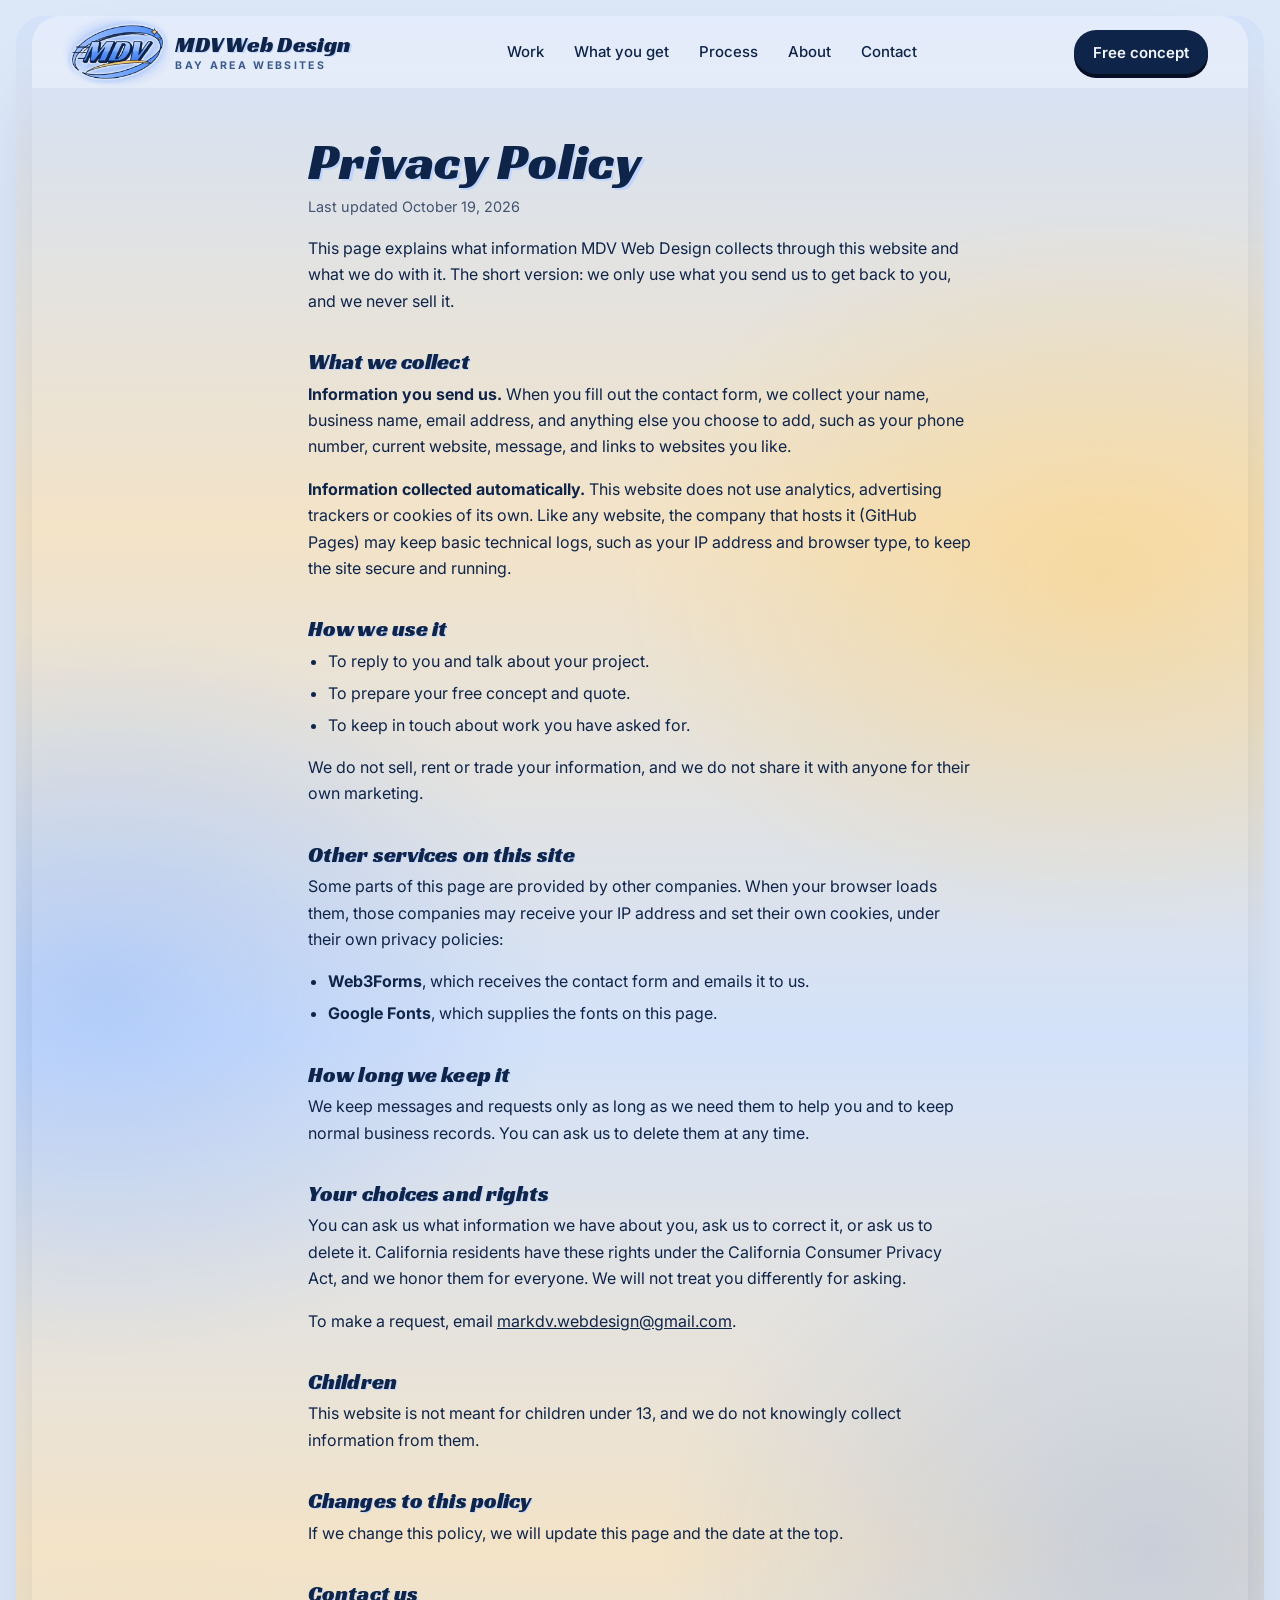
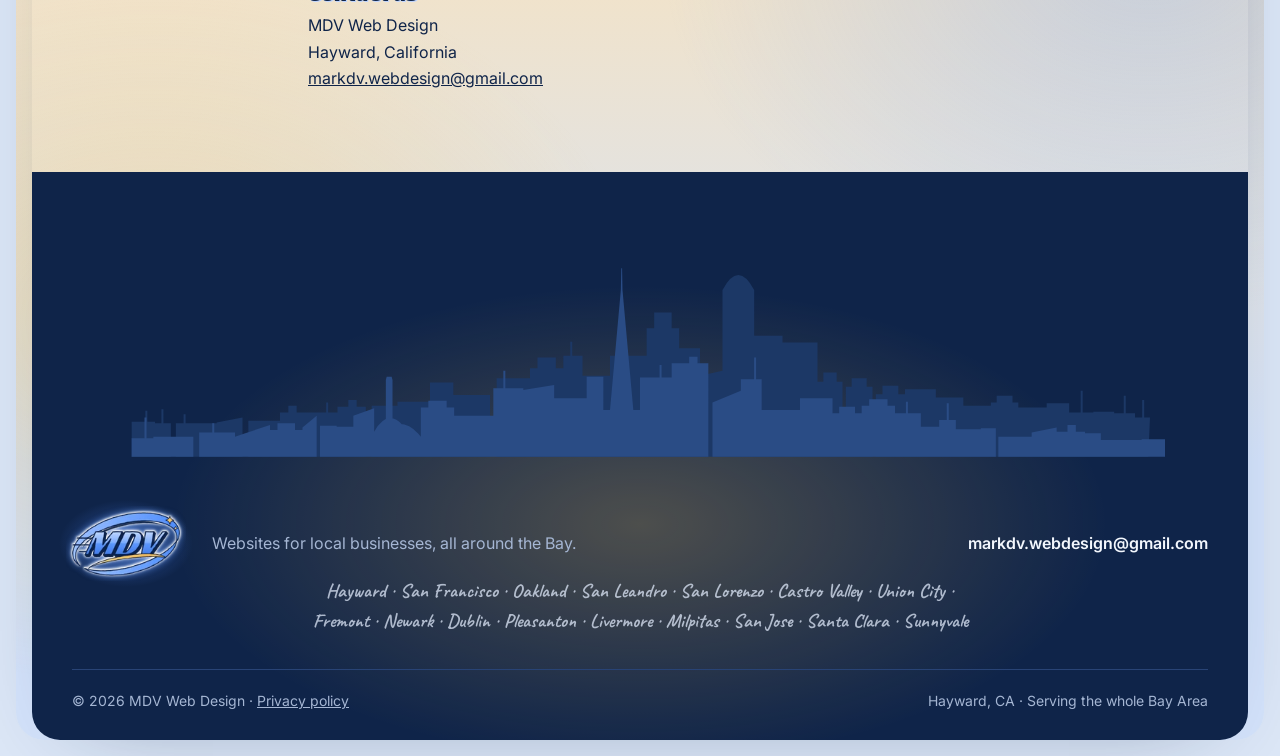
<file: privacy.html>
<!doctype html>
<html lang="en">
<head>
  <meta charset="utf-8">
  <meta name="viewport" content="width=device-width, initial-scale=1">
  <!-- SITE_URL: https://mdvwebdesign.com  (swap this domain here, in sitemap.xml and robots.txt when the domain changes) -->
  <title>Privacy Policy | MDV Web Design</title>
  <meta name="description" content="How MDV Web Design collects and uses the information you send through this website.">
  <link rel="canonical" href="https://mdvwebdesign.com/privacy.html">
  <meta name="theme-color" content="#F3F7FD">
  <meta property="og:type" content="website">
  <meta property="og:site_name" content="MDV Web Design">
  <meta property="og:title" content="Privacy Policy | MDV Web Design">
  <meta property="og:description" content="How MDV Web Design collects and uses the information you send through this website.">
  <meta property="og:url" content="https://mdvwebdesign.com/privacy.html">
  <meta property="og:image" content="https://mdvwebdesign.com/assets/og.png?v=3">
  <meta property="og:image:width" content="1200">
  <meta property="og:image:height" content="630">
  <meta property="og:image:alt" content="MDV Web Design: websites for local businesses in the Bay Area">
  <meta name="twitter:card" content="summary_large_image">
  <meta name="twitter:title" content="Privacy Policy | MDV Web Design">
  <meta name="twitter:description" content="How MDV Web Design collects and uses the information you send through this website.">
  <meta name="twitter:image" content="https://mdvwebdesign.com/assets/og.png?v=3">
  <link rel="icon" href="/favicon-32.png" sizes="32x32" type="image/png">
  <link rel="apple-touch-icon" href="/apple-touch-icon.png">
  <link rel="preconnect" href="https://fonts.googleapis.com">
  <link rel="preconnect" href="https://fonts.gstatic.com" crossorigin>
  <link rel="preload" as="style" href="https://fonts.googleapis.com/css2?family=Racing+Sans+One&family=Inter+Tight:wght@700;800&family=Inter:wght@400;500;600&family=Caveat:wght@700&family=Instrument+Serif:ital@1&display=swap">
  <link rel="stylesheet" href="https://fonts.googleapis.com/css2?family=Racing+Sans+One&family=Inter+Tight:wght@700;800&family=Inter:wght@400;500;600&family=Caveat:wght@700&family=Instrument+Serif:ital@1&display=swap" media="print" onload="this.media='all'">
  <noscript><link rel="stylesheet" href="https://fonts.googleapis.com/css2?family=Racing+Sans+One&family=Inter+Tight:wght@700;800&family=Inter:wght@400;500;600&family=Caveat:wght@700&family=Instrument+Serif:ital@1&display=swap"></noscript>
  <link rel="stylesheet" href="/styles.css?v=1217ab84">
  <script>document.documentElement.classList.add('js');</script>
  <style>
    .legal { max-width: 44rem; margin: 0 auto; padding: 3rem 1.25rem 4rem; }
    .legal h1 { margin: 0 0 .5rem; }
    .legal h2 { margin: 2.25rem 0 .5rem; }
    .legal p, .legal li { line-height: 1.65; }
    .legal p, .legal ul { margin: 0 0 1rem; }
    .legal ul { padding-left: 1.25rem; }
    .legal li + li { margin-top: .35rem; }
    .legal__date { font-size: .9rem; }
    .legal h1 { font-size: clamp(2.2rem, 6vw, 3.2rem); }
    .legal h2 { font-size: 1.4rem; }
    .legal__date { opacity: .75; }
  </style>
</head>
<body>
  <a class="skip-link" href="#main">Skip to content</a>
  <div class="frame">
  <a class="skip-link" href="#main">Skip to content</a>
  <div class="frame">
    <header class="site-header" id="top">
      <a class="logo" href="/index.html" aria-label="MDV Web Design, home"><span class="logo__mark logo__mark--anim"><img class="logo__glow" src="/assets/logo-glow-176.webp" width="165" height="104" alt="" decoding="async"><img class="logo__layer logo__layer--back" src="/assets/logo-back-88.webp" srcset="/assets/logo-back-176.webp 2x, /assets/logo-back-264.webp 3x" width="149" height="88" alt="" decoding="async"><img class="logo__layer logo__layer--mdv" src="/assets/logo-mdv-88.webp" srcset="/assets/logo-mdv-176.webp 2x, /assets/logo-mdv-264.webp 3x" width="149" height="88" alt="" decoding="async"><img class="logo__layer logo__layer--front" src="/assets/logo-front-88.webp" srcset="/assets/logo-front-176.webp 2x, /assets/logo-front-264.webp 3x" width="149" height="88" alt="" decoding="async"><img class="logo__layer logo__layer--star1" src="/assets/logo-star1-88.webp" srcset="/assets/logo-star1-176.webp 2x, /assets/logo-star1-264.webp 3x" width="149" height="88" alt="" decoding="async"><img class="logo__layer logo__layer--star2" src="/assets/logo-star2-88.webp" srcset="/assets/logo-star2-176.webp 2x, /assets/logo-star2-264.webp 3x" width="149" height="88" alt="" decoding="async"></span><span class="logo__text" aria-hidden="true"><span class="logo__name">MDV Web Design</span><span class="logo__tag">Bay Area Websites</span></span></a>
      <nav class="site-nav" aria-label="Main">
        <ul role="list">
        <li><a href="/index.html#work">Work</a></li>
        <li><a href="/index.html#benefits">What you get</a></li>
        <li><a href="/index.html#process">Process</a></li>
        <li><a href="/index.html#about">About</a></li>
        <li><a href="/index.html#contact">Contact</a></li>
        </ul>
      </nav>
      <div class="header-actions">
        <a class="btn btn--dark btn--sm" href="/index.html#contact">Free concept</a>
        <button class="btn btn--light btn--sm menu-toggle" type="button" aria-expanded="false" aria-controls="menu">Menu <svg viewBox="0 0 24 24" fill="none" stroke="currentColor" stroke-width="2" stroke-linecap="round" stroke-linejoin="round" aria-hidden="true" focusable="false"><path d="M4 9h16"/><path d="M4 15h16"/></svg></button>
      </div>
    </header>

    <main id="main">
      <section class="legal" data-tone="light" aria-labelledby="legal-title">
        <h1 class="display" id="legal-title">Privacy Policy</h1>
<p class="legal__date">Last updated October 19, 2026</p>
<p>This page explains what information MDV Web Design collects through this website and what we do with it. The short version: we only use what you send us to get back to you, and we never sell it.</p>
<h2>What we collect</h2>
<p><strong>Information you send us.</strong> When you fill out the contact form, we collect your name, business name, email address, and anything else you choose to add, such as your phone number, current website, message, and links to websites you like.</p>
<p><strong>Information collected automatically.</strong> This website does not use analytics, advertising trackers or cookies of its own. Like any website, the company that hosts it (GitHub Pages) may keep basic technical logs, such as your IP address and browser type, to keep the site secure and running.</p>
<h2>How we use it</h2>
<ul><li>To reply to you and talk about your project.</li><li>To prepare your free concept and quote.</li><li>To keep in touch about work you have asked for.</li></ul>
<p>We do not sell, rent or trade your information, and we do not share it with anyone for their own marketing.</p>
<h2>Other services on this site</h2>
<p>Some parts of this page are provided by other companies. When your browser loads them, those companies may receive your IP address and set their own cookies, under their own privacy policies:</p>
<ul><li><strong>Web3Forms</strong>, which receives the contact form and emails it to us.</li><li><strong>Google Fonts</strong>, which supplies the fonts on this page.</li></ul>
<h2>How long we keep it</h2>
<p>We keep messages and requests only as long as we need them to help you and to keep normal business records. You can ask us to delete them at any time.</p>
<h2>Your choices and rights</h2>
<p>You can ask us what information we have about you, ask us to correct it, or ask us to delete it. California residents have these rights under the California Consumer Privacy Act, and we honor them for everyone. We will not treat you differently for asking.</p>
<p>To make a request, email <a href="mailto:markdv.webdesign@gmail.com">markdv.webdesign@gmail.com</a>.</p>
<h2>Children</h2>
<p>This website is not meant for children under 13, and we do not knowingly collect information from them.</p>
<h2>Changes to this policy</h2>
<p>If we change this policy, we will update this page and the date at the top.</p>
<h2>Contact us</h2>
<p>MDV Web Design<br>Hayward, California<br><a href="mailto:markdv.webdesign@gmail.com">markdv.webdesign@gmail.com</a></p>
      </section>
    </main>

    <footer class="site-footer tone-dark">
      <div class="container">
        <div class="site-footer__skyline" aria-hidden="true"><svg viewBox="0 0 1200 240" preserveAspectRatio="xMidYMax meet" focusable="false" aria-hidden="true"><path class="sky-back" d="M-10 236 L-10 194 L6.4 194 L6.4 181 L8.8 181 L8.8 194 L18 194 L18 196 L25.7 196 L25.7 179 L28.1 179 L28.1 196 L37 196 L37 236 L43 236 L43 196 L52.3 196 L52.3 185 L54.7 185 L54.7 196 L62 196 L62 196 L92 196 L92 195 L123 189 L123 195 L123 236 L130 236 L130 193 L168 193 L168 183 L178 183 L178 175 L188 175 L188 183 L205 183 L205 183 L223.4 183 L223.4 171 L225.8 171 L225.8 183 L237 183 L237 176 L250 176 L250 168 L260 168 L260 176 L271 176 L271 236 L278 236 L278 175 L309 175 L309 170 L348 170 L348 147 L376 147 L376 162 L420 162 L420 236 L428 236 L428 142 L468 142 L468 130 L477 130 L477 117 L499 117 L499 130 L508 130 L508 115 L516.3 115 L516.3 98 L518.7 98 L518.7 115 L531 115 L531 139 L564 139 L564 115 L608 115 L608 82 L617 82 L617 63 L638 63 L638 82 L647 82 L647 106 L672 106 L672 139 L699 133 L699 139 L699 36 Q718 0 737 36 L737 146 L737 91 L771 91 L771 99 L813 99 L813 146 L820 146 L820 135 L836 135 L836 146 L843 146 L843 236 L847 236 L847 152 L854 152 L854 142 L872 142 L872 152 L879 152 L879 236 L883 236 L883 161 L891 161 L891 151 L910 151 L910 161 L918 161 L918 155 L955 155 L955 165 L988 165 L988 175 L1021 175 L1021 171 L1028 171 L1028 163 L1047 163 L1047 171 L1054 171 L1054 177 L1088 177 L1088 172 L1115 172 L1115 183 L1128.8 183 L1128.8 157 L1131.2 157 L1131.2 183 L1144 183 L1144 182 L1169 182 L1169 184 L1180.5 184 L1180.5 163 L1182.9 163 L1182.9 184 L1194 184 L1194 189 L1202.6 189 L1202.6 168 L1205.0 168 L1205.0 189 L1212 189 L1210 236 Z"/><path class="sky-front" d="M-10 236 L-10 214 L5.4 214 L5.4 189 L7.8 189 L7.8 214 L16 214 L16 212 L64 212 L64 236 L71 236 L71 207 L86.7 207 L86.7 196 L89.1 196 L89.1 207 L114 207 L114 212 L156 198 L156 205 L156 204 L165 204 L165 196 L186 196 L186 204 L195 204 L195 201 L212 187 L212 193 L212 236 L216 236 L216 199 L236 199 L236 200 L256 200 L256 187 L281 178 L281 175 L281 206 Q297 178 315 198 L295 198 L295 144 L296 140 L302 140 L303 144 L303 198 Q321 192 337 212 L337 177 L346 177 L346 169 L368 169 L368 177 L377 177 L377 187 L424 187 L424 154 L436.0 154 L436.0 133 L438.4 133 L438.4 154 L460 154 L460 156 L497 150 L497 149 L497 166 L536 166 L536 140 L556 140 L556 180 L564 180 L577 36 L577.5 10 L578.5 10 L579 36 L592 180 L600 180 L600 141 L623.5 141 L623.5 126 L625.9 126 L625.9 141 L638 141 L638 124 L659 124 L659 116 L669 116 L669 124 L682 124 L682 236 L687 236 L687 171 L721 157 L721 171 L721 143 L736.9 143 L736.9 117 L739.3 117 L739.3 143 L746 143 L746 180 L792 180 L792 166 L831 166 L831 184 L839 184 L839 176 L858 176 L858 184 L866 184 L866 175 L875 175 L875 167 L897 167 L897 175 L906 175 L906 184 L919.1 184 L919.1 170 L921.5 170 L921.5 184 L937 184 L937 200 L959 200 L959 192 L968.1 192 L968.1 172 L970.5 172 L970.5 192 L979 192 L979 203 L1009 203 L1009 202 L1027 202 L1027 236 L1030 236 L1030 212 L1070 212 L1070 207 L1100 201 L1100 195 L1100 206 L1113 206 L1113 198 L1123 198 L1123 206 L1134 206 L1134 208 L1153 208 L1153 216 L1202 216 L1202 215 L1230 215 L1230 236 L1233 236 L1210 236 Z"/></svg></div>
        <div class="site-footer__row">
          <a class="logo" href="/index.html" aria-label="MDV Web Design, home"><span class="logo__mark logo__mark--anim"><img class="logo__glow" src="/assets/logo-glow-176.webp" width="165" height="104" alt="" decoding="async"><img class="logo__layer logo__layer--back" src="/assets/logo-back-88.webp" srcset="/assets/logo-back-176.webp 2x, /assets/logo-back-264.webp 3x" width="149" height="88" alt="" loading="lazy" decoding="async"><img class="logo__layer logo__layer--mdv" src="/assets/logo-mdv-88.webp" srcset="/assets/logo-mdv-176.webp 2x, /assets/logo-mdv-264.webp 3x" width="149" height="88" alt="" loading="lazy" decoding="async"><img class="logo__layer logo__layer--front" src="/assets/logo-front-88.webp" srcset="/assets/logo-front-176.webp 2x, /assets/logo-front-264.webp 3x" width="149" height="88" alt="" loading="lazy" decoding="async"><img class="logo__layer logo__layer--star1" src="/assets/logo-star1-88.webp" srcset="/assets/logo-star1-176.webp 2x, /assets/logo-star1-264.webp 3x" width="149" height="88" alt="" loading="lazy" decoding="async"><img class="logo__layer logo__layer--star2" src="/assets/logo-star2-88.webp" srcset="/assets/logo-star2-176.webp 2x, /assets/logo-star2-264.webp 3x" width="149" height="88" alt="" loading="lazy" decoding="async"></span></a>
          <p class="site-footer__tag">Websites for local businesses, all around the Bay.</p>
          <a class="site-footer__mail" href="mailto:markdv.webdesign@gmail.com">markdv.webdesign@gmail.com</a>
        </div>
        <p class="hand site-footer__area"><span class="sr-only">Areas served: </span><span>Hayward</span> &middot; <span>San Francisco</span> &middot; <span>Oakland</span> &middot; <span>San Leandro</span> &middot; <span>San Lorenzo</span> &middot; <span>Castro Valley</span> &middot; <span>Union City</span> &middot; <span>Fremont</span> &middot; <span>Newark</span> &middot; <span>Dublin</span> &middot; <span>Pleasanton</span> &middot; <span>Livermore</span> &middot; <span>Milpitas</span> &middot; <span>San Jose</span> &middot; <span>Santa Clara</span> &middot; <span>Sunnyvale</span></p>
        <div class="site-footer__bottom">
          <p>&copy; <span data-year>2026</span> MDV Web Design &middot; <a href="/privacy.html">Privacy policy</a></p>
          <p>Hayward, CA &middot; Serving the whole Bay Area</p>
        </div>
      </div>
    </footer>
  </div>
  <div class="menu" id="menu" role="dialog" aria-modal="true" aria-label="Menu">
    <div class="menu__top">
      <span class="logo__mark logo__mark--anim" role="img" aria-label="MDV Web Design"><img class="logo__glow" src="/assets/logo-glow-176.webp" width="165" height="104" alt="" decoding="async"><img class="logo__layer logo__layer--back" src="/assets/logo-back-88.webp" srcset="/assets/logo-back-176.webp 2x, /assets/logo-back-264.webp 3x" width="149" height="88" alt="" decoding="async"><img class="logo__layer logo__layer--mdv" src="/assets/logo-mdv-88.webp" srcset="/assets/logo-mdv-176.webp 2x, /assets/logo-mdv-264.webp 3x" width="149" height="88" alt="" decoding="async"><img class="logo__layer logo__layer--front" src="/assets/logo-front-88.webp" srcset="/assets/logo-front-176.webp 2x, /assets/logo-front-264.webp 3x" width="149" height="88" alt="" decoding="async"><img class="logo__layer logo__layer--star1" src="/assets/logo-star1-88.webp" srcset="/assets/logo-star1-176.webp 2x, /assets/logo-star1-264.webp 3x" width="149" height="88" alt="" decoding="async"><img class="logo__layer logo__layer--star2" src="/assets/logo-star2-88.webp" srcset="/assets/logo-star2-176.webp 2x, /assets/logo-star2-264.webp 3x" width="149" height="88" alt="" decoding="async"></span>
      <button class="btn btn--ghost-dark btn--sm menu-close" type="button">Close <svg viewBox="0 0 24 24" fill="none" stroke="currentColor" stroke-width="2" stroke-linecap="round" stroke-linejoin="round" aria-hidden="true" focusable="false"><path d="M18 6 6 18"/><path d="m6 6 12 12"/></svg></button>
    </div>
    <nav class="menu__nav" aria-label="Menu">
      <ul role="list">
        <li><a href="/index.html#work"><small>01</small>Work</a></li>
        <li><a href="/index.html#benefits"><small>02</small>What you get</a></li>
        <li><a href="/index.html#process"><small>03</small>Process</a></li>
        <li><a href="/index.html#about"><small>04</small>About</a></li>
        <li><a href="/index.html#contact"><small>05</small>Contact</a></li>
      </ul>
    </nav>
    <div class="menu__foot">
      <a class="btn btn--lime" href="/index.html#contact">Get my free concept <svg viewBox="0 0 24 24" fill="none" stroke="currentColor" stroke-width="2" stroke-linecap="round" stroke-linejoin="round" aria-hidden="true" focusable="false"><path d="M5 12h14"/><path d="m13 6 6 6-6 6"/></svg></a>
      <a class="mail" href="mailto:markdv.webdesign@gmail.com">markdv.webdesign@gmail.com</a>
    </div>
  </div>
  <script src="/script.js?v=1217ab84" defer></script>
</body>
</html>
</file>
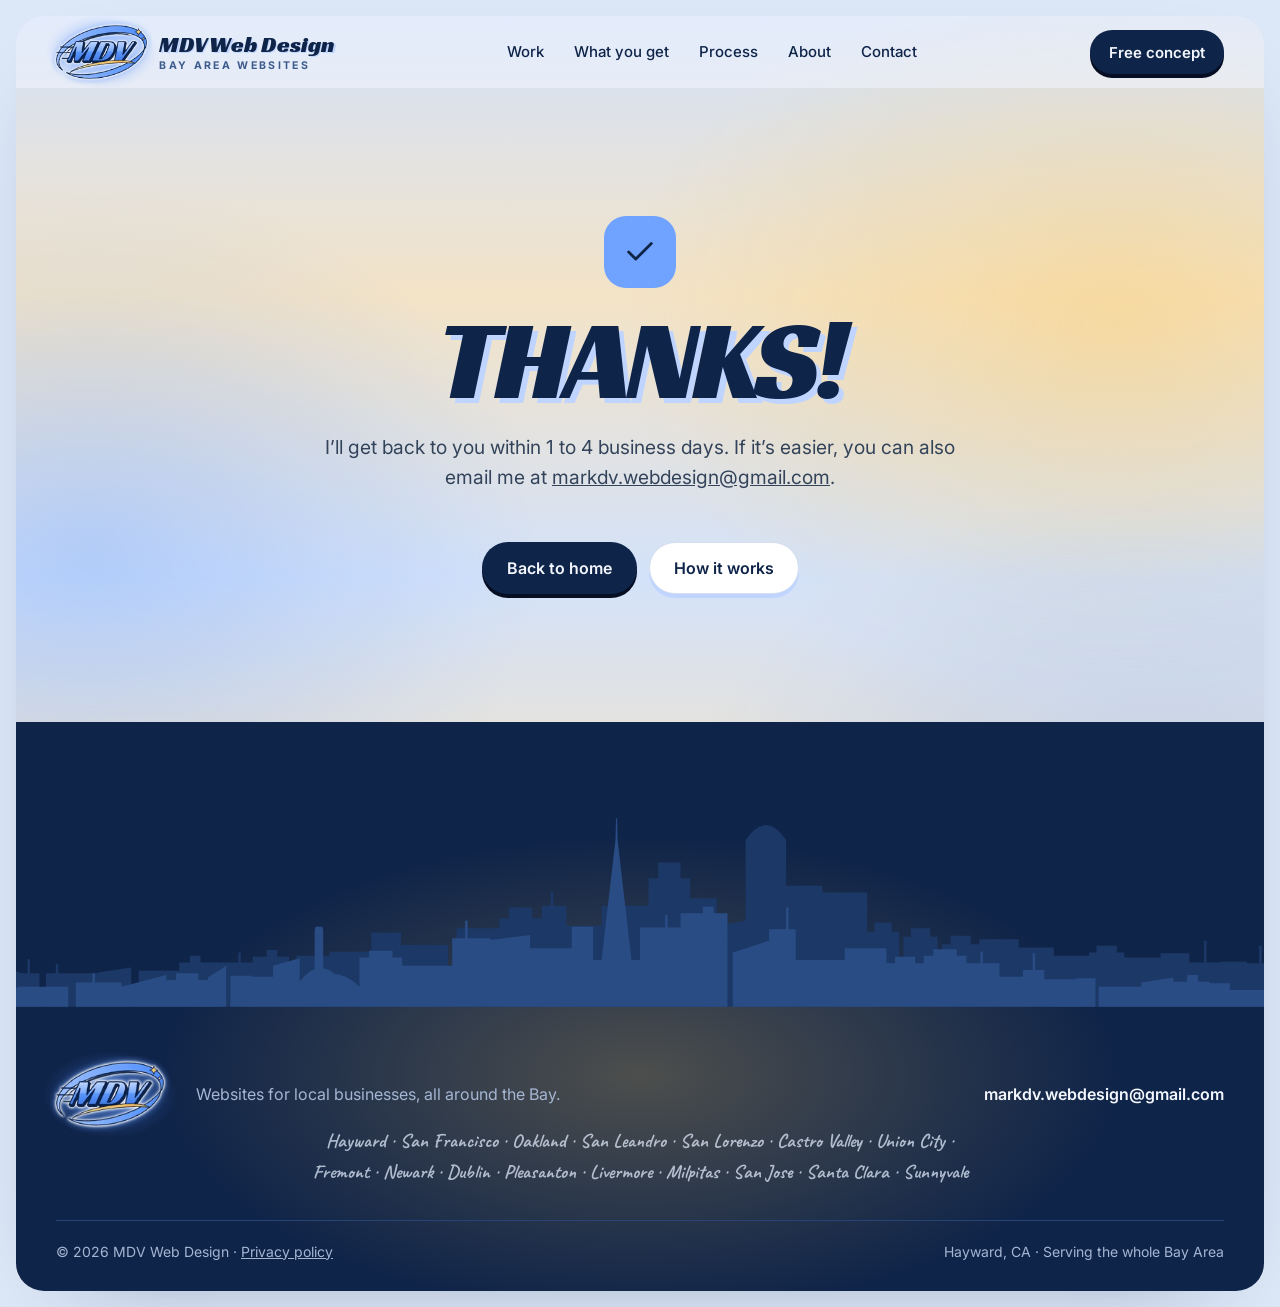
<file: thanks.html>
<!doctype html>
<html lang="en">
<head>
  <meta charset="utf-8">
  <meta name="viewport" content="width=device-width, initial-scale=1">
  <!-- SITE_URL: https://mdvwebdesign.com  (swap this domain here, in sitemap.xml and robots.txt when the domain changes) -->
  <title>Thanks | MDV Web Design</title>
  <meta name="description" content="Thanks for reaching out to MDV Web Design.">
  <link rel="canonical" href="https://mdvwebdesign.com/thanks.html">
  <meta name="theme-color" content="#F3F7FD">
  <meta property="og:type" content="website">
  <meta property="og:site_name" content="MDV Web Design">
  <meta property="og:title" content="Thanks | MDV Web Design">
  <meta property="og:description" content="Thanks for reaching out to MDV Web Design.">
  <meta property="og:url" content="https://mdvwebdesign.com/thanks.html">
  <meta property="og:image" content="https://mdvwebdesign.com/assets/og.png?v=3">
  <meta property="og:image:width" content="1200">
  <meta property="og:image:height" content="630">
  <meta property="og:image:alt" content="MDV Web Design: websites for local businesses in the Bay Area">
  <meta name="twitter:card" content="summary_large_image">
  <meta name="twitter:title" content="Thanks | MDV Web Design">
  <meta name="twitter:description" content="Thanks for reaching out to MDV Web Design.">
  <meta name="twitter:image" content="https://mdvwebdesign.com/assets/og.png?v=3">
  <link rel="icon" href="/favicon-32.png" sizes="32x32" type="image/png">
  <link rel="apple-touch-icon" href="/apple-touch-icon.png">
  <link rel="preconnect" href="https://fonts.googleapis.com">
  <link rel="preconnect" href="https://fonts.gstatic.com" crossorigin>
  <link rel="preload" as="style" href="https://fonts.googleapis.com/css2?family=Racing+Sans+One&family=Inter+Tight:wght@700;800&family=Inter:wght@400;500;600&family=Caveat:wght@700&family=Instrument+Serif:ital@1&display=swap">
  <link rel="stylesheet" href="https://fonts.googleapis.com/css2?family=Racing+Sans+One&family=Inter+Tight:wght@700;800&family=Inter:wght@400;500;600&family=Caveat:wght@700&family=Instrument+Serif:ital@1&display=swap" media="print" onload="this.media='all'">
  <noscript><link rel="stylesheet" href="https://fonts.googleapis.com/css2?family=Racing+Sans+One&family=Inter+Tight:wght@700;800&family=Inter:wght@400;500;600&family=Caveat:wght@700&family=Instrument+Serif:ital@1&display=swap"></noscript>
  <link rel="stylesheet" href="/styles.css?v=1217ab84">
  <script>document.documentElement.classList.add('js');</script>
  <meta name="robots" content="noindex">
</head>
<body>
  <a class="skip-link" href="#main">Skip to content</a>
  <div class="frame">
    <header class="site-header" id="top">
      <a class="logo" href="/index.html" aria-label="MDV Web Design, home"><span class="logo__mark logo__mark--anim"><img class="logo__glow" src="/assets/logo-glow-176.webp" width="165" height="104" alt="" decoding="async"><img class="logo__layer logo__layer--back" src="/assets/logo-back-88.webp" srcset="/assets/logo-back-176.webp 2x, /assets/logo-back-264.webp 3x" width="149" height="88" alt="" decoding="async"><img class="logo__layer logo__layer--mdv" src="/assets/logo-mdv-88.webp" srcset="/assets/logo-mdv-176.webp 2x, /assets/logo-mdv-264.webp 3x" width="149" height="88" alt="" decoding="async"><img class="logo__layer logo__layer--front" src="/assets/logo-front-88.webp" srcset="/assets/logo-front-176.webp 2x, /assets/logo-front-264.webp 3x" width="149" height="88" alt="" decoding="async"><img class="logo__layer logo__layer--star1" src="/assets/logo-star1-88.webp" srcset="/assets/logo-star1-176.webp 2x, /assets/logo-star1-264.webp 3x" width="149" height="88" alt="" decoding="async"><img class="logo__layer logo__layer--star2" src="/assets/logo-star2-88.webp" srcset="/assets/logo-star2-176.webp 2x, /assets/logo-star2-264.webp 3x" width="149" height="88" alt="" decoding="async"></span><span class="logo__text" aria-hidden="true"><span class="logo__name">MDV Web Design</span><span class="logo__tag">Bay Area Websites</span></span></a>
      <nav class="site-nav" aria-label="Main">
        <ul role="list">
        <li><a href="/index.html#work">Work</a></li>
        <li><a href="/index.html#benefits">What you get</a></li>
        <li><a href="/index.html#process">Process</a></li>
        <li><a href="/index.html#about">About</a></li>
        <li><a href="/index.html#contact">Contact</a></li>
        </ul>
      </nav>
      <div class="header-actions">
        <a class="btn btn--dark btn--sm" href="/index.html#contact">Free concept</a>
        <button class="btn btn--light btn--sm menu-toggle" type="button" aria-expanded="false" aria-controls="menu">Menu <svg viewBox="0 0 24 24" fill="none" stroke="currentColor" stroke-width="2" stroke-linecap="round" stroke-linejoin="round" aria-hidden="true" focusable="false"><path d="M4 9h16"/><path d="M4 15h16"/></svg></button>
      </div>
    </header>

    <main id="main">
      <section class="simple" data-tone="light" aria-labelledby="simple-title">
        <div class="simple__inner">
          <span class="simple__mark"><svg viewBox="0 0 24 24" fill="none" stroke="currentColor" stroke-width="2" stroke-linecap="round" stroke-linejoin="round" aria-hidden="true" focusable="false"><path d="M20 6 9 17l-5-5"/></svg></span>
          <h1 class="simple__title" id="simple-title">Thanks!</h1>
          <p class="lead">I&rsquo;ll get back to you within 1 to 4 business days. If it&rsquo;s easier, you can also email me at <a href="mailto:markdv.webdesign@gmail.com">markdv.webdesign@gmail.com</a>.</p>
          <div class="hero__ctas">
            <a class="btn btn--dark" href="/index.html">Back to home</a>
            <a class="btn btn--light" href="/index.html#process">How it works</a>
          </div>
        </div>
      </section>
    </main>

    <footer class="site-footer tone-dark">
      <div class="container">
        <div class="site-footer__skyline" aria-hidden="true"><svg viewBox="0 0 1200 240" preserveAspectRatio="none" focusable="false" aria-hidden="true"><path class="sky-back" d="M-10 236 L-10 194 L6.4 194 L6.4 181 L8.8 181 L8.8 194 L18 194 L18 196 L25.7 196 L25.7 179 L28.1 179 L28.1 196 L37 196 L37 236 L43 236 L43 196 L52.3 196 L52.3 185 L54.7 185 L54.7 196 L62 196 L62 196 L92 196 L92 195 L123 189 L123 195 L123 236 L130 236 L130 193 L168 193 L168 183 L178 183 L178 175 L188 175 L188 183 L205 183 L205 183 L223.4 183 L223.4 171 L225.8 171 L225.8 183 L237 183 L237 176 L250 176 L250 168 L260 168 L260 176 L271 176 L271 236 L278 236 L278 175 L309 175 L309 170 L348 170 L348 147 L376 147 L376 162 L420 162 L420 236 L428 236 L428 142 L468 142 L468 130 L477 130 L477 117 L499 117 L499 130 L508 130 L508 115 L516.3 115 L516.3 98 L518.7 98 L518.7 115 L531 115 L531 139 L564 139 L564 115 L608 115 L608 82 L617 82 L617 63 L638 63 L638 82 L647 82 L647 106 L672 106 L672 139 L699 133 L699 139 L699 36 Q718 0 737 36 L737 146 L737 91 L771 91 L771 99 L813 99 L813 146 L820 146 L820 135 L836 135 L836 146 L843 146 L843 236 L847 236 L847 152 L854 152 L854 142 L872 142 L872 152 L879 152 L879 236 L883 236 L883 161 L891 161 L891 151 L910 151 L910 161 L918 161 L918 155 L955 155 L955 165 L988 165 L988 175 L1021 175 L1021 171 L1028 171 L1028 163 L1047 163 L1047 171 L1054 171 L1054 177 L1088 177 L1088 172 L1115 172 L1115 183 L1128.8 183 L1128.8 157 L1131.2 157 L1131.2 183 L1144 183 L1144 182 L1169 182 L1169 184 L1180.5 184 L1180.5 163 L1182.9 163 L1182.9 184 L1194 184 L1194 189 L1202.6 189 L1202.6 168 L1205.0 168 L1205.0 189 L1212 189 L1210 236 Z"/><path class="sky-front" d="M-10 236 L-10 214 L5.4 214 L5.4 189 L7.8 189 L7.8 214 L16 214 L16 212 L64 212 L64 236 L71 236 L71 207 L86.7 207 L86.7 196 L89.1 196 L89.1 207 L114 207 L114 212 L156 198 L156 205 L156 204 L165 204 L165 196 L186 196 L186 204 L195 204 L195 201 L212 187 L212 193 L212 236 L216 236 L216 199 L236 199 L236 200 L256 200 L256 187 L281 178 L281 175 L281 206 Q297 178 315 198 L295 198 L295 144 L296 140 L302 140 L303 144 L303 198 Q321 192 337 212 L337 177 L346 177 L346 169 L368 169 L368 177 L377 177 L377 187 L424 187 L424 154 L436.0 154 L436.0 133 L438.4 133 L438.4 154 L460 154 L460 156 L497 150 L497 149 L497 166 L536 166 L536 140 L556 140 L556 180 L564 180 L577 36 L577.5 10 L578.5 10 L579 36 L592 180 L600 180 L600 141 L623.5 141 L623.5 126 L625.9 126 L625.9 141 L638 141 L638 124 L659 124 L659 116 L669 116 L669 124 L682 124 L682 236 L687 236 L687 171 L721 157 L721 171 L721 143 L736.9 143 L736.9 117 L739.3 117 L739.3 143 L746 143 L746 180 L792 180 L792 166 L831 166 L831 184 L839 184 L839 176 L858 176 L858 184 L866 184 L866 175 L875 175 L875 167 L897 167 L897 175 L906 175 L906 184 L919.1 184 L919.1 170 L921.5 170 L921.5 184 L937 184 L937 200 L959 200 L959 192 L968.1 192 L968.1 172 L970.5 172 L970.5 192 L979 192 L979 203 L1009 203 L1009 202 L1027 202 L1027 236 L1030 236 L1030 212 L1070 212 L1070 207 L1100 201 L1100 195 L1100 206 L1113 206 L1113 198 L1123 198 L1123 206 L1134 206 L1134 208 L1153 208 L1153 216 L1202 216 L1202 215 L1230 215 L1230 236 L1233 236 L1210 236 Z"/></svg></div>
        <div class="site-footer__row">
          <a class="logo" href="/index.html" aria-label="MDV Web Design, home"><span class="logo__mark logo__mark--anim"><img class="logo__glow" src="/assets/logo-glow-176.webp" width="165" height="104" alt="" loading="lazy" decoding="async"><img class="logo__layer logo__layer--back" src="/assets/logo-back-88.webp" srcset="/assets/logo-back-176.webp 2x, /assets/logo-back-264.webp 3x" width="149" height="88" alt="" loading="lazy" decoding="async"><img class="logo__layer logo__layer--mdv" src="/assets/logo-mdv-88.webp" srcset="/assets/logo-mdv-176.webp 2x, /assets/logo-mdv-264.webp 3x" width="149" height="88" alt="" loading="lazy" decoding="async"><img class="logo__layer logo__layer--front" src="/assets/logo-front-88.webp" srcset="/assets/logo-front-176.webp 2x, /assets/logo-front-264.webp 3x" width="149" height="88" alt="" loading="lazy" decoding="async"><img class="logo__layer logo__layer--star1" src="/assets/logo-star1-88.webp" srcset="/assets/logo-star1-176.webp 2x, /assets/logo-star1-264.webp 3x" width="149" height="88" alt="" loading="lazy" decoding="async"><img class="logo__layer logo__layer--star2" src="/assets/logo-star2-88.webp" srcset="/assets/logo-star2-176.webp 2x, /assets/logo-star2-264.webp 3x" width="149" height="88" alt="" loading="lazy" decoding="async"></span></a>
          <p class="site-footer__tag">Websites for local businesses, all around the Bay.</p>
          <a class="site-footer__mail" href="mailto:markdv.webdesign@gmail.com">markdv.webdesign@gmail.com</a>
        </div>
        <p class="hand site-footer__area"><span class="sr-only">Areas served: </span><span>Hayward</span> &middot; <span>San Francisco</span> &middot; <span>Oakland</span> &middot; <span>San Leandro</span> &middot; <span>San Lorenzo</span> &middot; <span>Castro Valley</span> &middot; <span>Union City</span> &middot; <span>Fremont</span> &middot; <span>Newark</span> &middot; <span>Dublin</span> &middot; <span>Pleasanton</span> &middot; <span>Livermore</span> &middot; <span>Milpitas</span> &middot; <span>San Jose</span> &middot; <span>Santa Clara</span> &middot; <span>Sunnyvale</span></p>
        <div class="site-footer__bottom">
          <p>&copy; <span data-year>2026</span> MDV Web Design &middot; <a href="/privacy.html">Privacy policy</a></p>
          <p>Hayward, CA &middot; Serving the whole Bay Area</p>
        </div>
      </div>
    </footer>
  </div>
  <div class="menu" id="menu" role="dialog" aria-modal="true" aria-label="Menu">
    <div class="menu__top">
      <span class="logo__mark logo__mark--anim" role="img" aria-label="MDV Web Design"><img class="logo__glow" src="/assets/logo-glow-176.webp" width="165" height="104" alt="" decoding="async"><img class="logo__layer logo__layer--back" src="/assets/logo-back-88.webp" srcset="/assets/logo-back-176.webp 2x, /assets/logo-back-264.webp 3x" width="149" height="88" alt="" decoding="async"><img class="logo__layer logo__layer--mdv" src="/assets/logo-mdv-88.webp" srcset="/assets/logo-mdv-176.webp 2x, /assets/logo-mdv-264.webp 3x" width="149" height="88" alt="" decoding="async"><img class="logo__layer logo__layer--front" src="/assets/logo-front-88.webp" srcset="/assets/logo-front-176.webp 2x, /assets/logo-front-264.webp 3x" width="149" height="88" alt="" decoding="async"><img class="logo__layer logo__layer--star1" src="/assets/logo-star1-88.webp" srcset="/assets/logo-star1-176.webp 2x, /assets/logo-star1-264.webp 3x" width="149" height="88" alt="" decoding="async"><img class="logo__layer logo__layer--star2" src="/assets/logo-star2-88.webp" srcset="/assets/logo-star2-176.webp 2x, /assets/logo-star2-264.webp 3x" width="149" height="88" alt="" decoding="async"></span>
      <button class="btn btn--ghost-dark btn--sm menu-close" type="button">Close <svg viewBox="0 0 24 24" fill="none" stroke="currentColor" stroke-width="2" stroke-linecap="round" stroke-linejoin="round" aria-hidden="true" focusable="false"><path d="M18 6 6 18"/><path d="m6 6 12 12"/></svg></button>
    </div>
    <nav class="menu__nav" aria-label="Menu">
      <ul role="list">
        <li><a href="/index.html#work"><small>01</small>Work</a></li>
        <li><a href="/index.html#benefits"><small>02</small>What you get</a></li>
        <li><a href="/index.html#process"><small>03</small>Process</a></li>
        <li><a href="/index.html#about"><small>04</small>About</a></li>
        <li><a href="/index.html#contact"><small>05</small>Contact</a></li>
      </ul>
    </nav>
    <div class="menu__foot">
      <a class="btn btn--lime" href="/index.html#contact">Get my free concept <svg viewBox="0 0 24 24" fill="none" stroke="currentColor" stroke-width="2" stroke-linecap="round" stroke-linejoin="round" aria-hidden="true" focusable="false"><path d="M5 12h14"/><path d="m13 6 6 6-6 6"/></svg></a>
      <a class="mail" href="mailto:markdv.webdesign@gmail.com">markdv.webdesign@gmail.com</a>
    </div>
  </div>
  <script src="/script.js?v=1217ab84" defer></script>
</body>
</html>
</file>
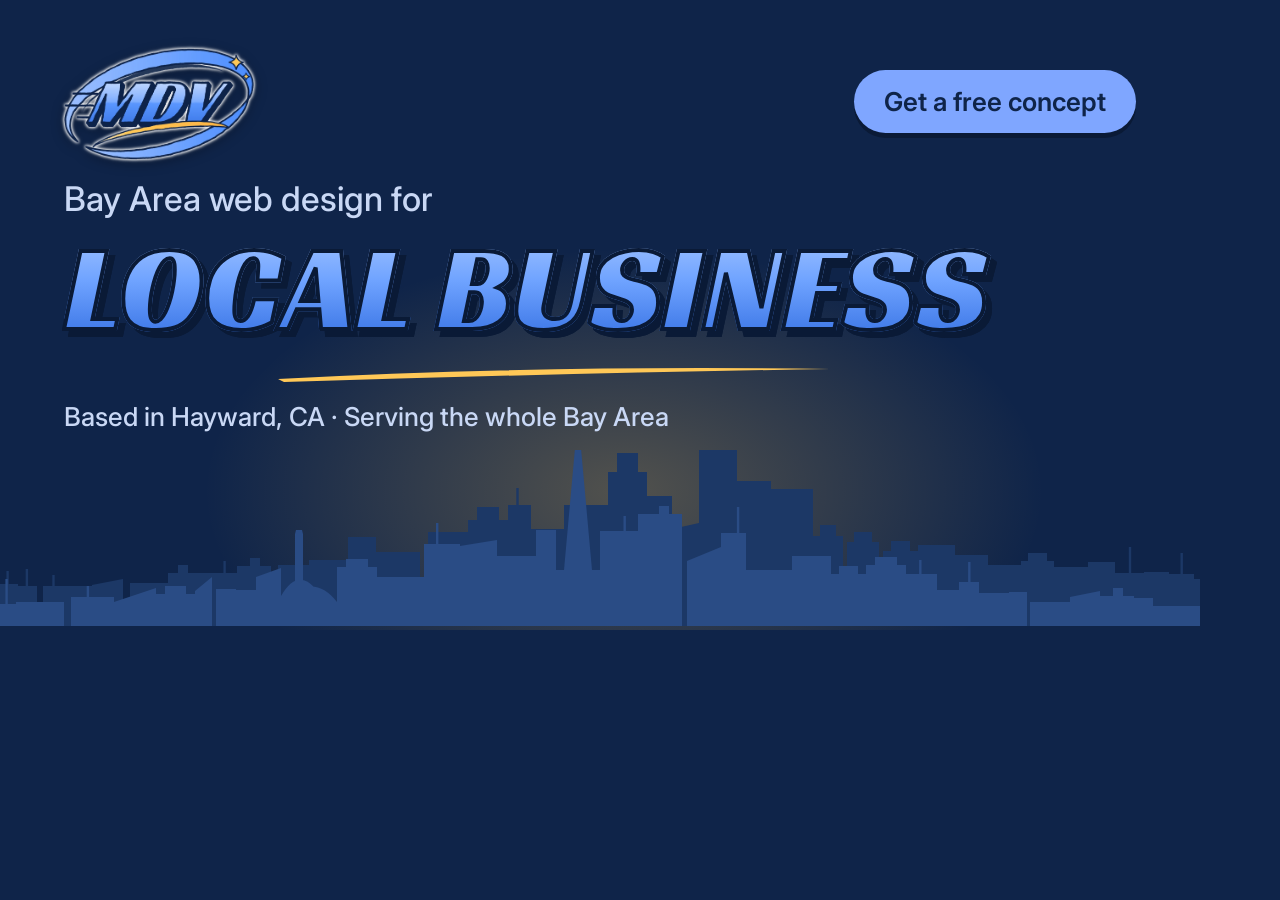
<file: _source/og.html>
<!doctype html><html><head><meta charset="utf-8">
<!-- Link preview card. Re-render to assets/og.png at 1200x630 (see README) -->
<link href="https://fonts.googleapis.com/css2?family=Racing+Sans+One&family=Inter:wght@500;600&display=swap" rel="stylesheet">
<style>
*{margin:0;box-sizing:border-box}
body{width:1200px;height:630px;overflow:hidden;background:#0F2449;font-family:Inter,sans-serif;color:#fff;position:relative}
.glow{position:absolute;inset:0;background:radial-gradient(50% 55% at 52% 78%,rgba(255,200,87,.28),rgba(255,200,87,0) 70%)}
.logo{position:absolute;left:64px;top:48px;width:190px;aspect-ratio:149/88;filter:drop-shadow(0 0 1.5px #fff) drop-shadow(0 0 1.5px #fff) drop-shadow(0 3px 6px rgba(0,0,0,.3))}
.logo img{position:absolute;inset:0;width:100%;height:100%}
.cta{position:absolute;right:64px;top:70px;background:#7FA6FF;color:#0F2449;font-weight:600;font-size:26px;padding:16px 30px;border-radius:999px;box-shadow:0 5px 0 #0A1A36}
.copy{position:absolute;left:64px;right:64px;top:178px}
.eyebrow{font-size:34px;font-weight:500;color:#C9D8F5}
h1{font-family:"Racing Sans One",sans-serif;font-weight:400;font-size:122px;line-height:1.05;letter-spacing:.005em;white-space:nowrap;margin-top:4px;background:linear-gradient(180deg,#A9C8FF 0%,#6FA3FF 45%,#2F6BE0 100%);-webkit-background-clip:text;background-clip:text;color:transparent;-webkit-text-stroke:4px #0A1A36;filter:drop-shadow(6px 6px 0 #0A1A36);display:inline-block;padding-right:.08em}
.swoosh{display:block;width:560px;height:18px;margin:14px 0 0 210px}
.sub{font-size:26px;font-weight:500;color:#C9D8F5;margin-top:18px}
.sky{position:absolute;left:0;right:0;bottom:0;height:180px}
.sky svg{width:100%;height:100%;display:block}
.sky .sky-back{fill:#1C3866} .sky .sky-front{fill:#2A4C85}
.ground{position:absolute;left:0;right:0;bottom:0;height:6px;background:#2A4C85}
</style></head><body>
<div class="glow"></div>
<div class="logo"><img src="../assets/logo-back-528.webp"><img src="../assets/logo-mdv-528.webp"><img src="../assets/logo-front-528.webp"><img src="../assets/logo-star1-528.webp"><img src="../assets/logo-star2-528.webp"></div>
<div class="cta">Get a free concept</div>
<div class="copy">
<p class="eyebrow">Bay Area web design for</p>
<h1>LOCAL BUSINESS</h1>
<svg class="swoosh" viewBox="0 0 560 18" preserveAspectRatio="none"><path d="M4 14 Q260 0 556 4 Q300 8 10 17 Z" fill="#FFC857"/></svg>
<p class="sub">Based in Hayward, CA &middot; Serving the whole Bay Area</p>
</div>
<div class="sky"><svg viewBox="0 0 1200 240" preserveAspectRatio="xMidYMax slice" focusable="false" aria-hidden="true"><path class="sky-back" d="M-10 236 L-10 194 L6.4 194 L6.4 181 L8.8 181 L8.8 194 L18 194 L18 196 L25.7 196 L25.7 179 L28.1 179 L28.1 196 L37 196 L37 236 L43 236 L43 196 L52.3 196 L52.3 185 L54.7 185 L54.7 196 L62 196 L62 196 L92 196 L92 195 L123 189 L123 195 L123 236 L130 236 L130 193 L168 193 L168 183 L178 183 L178 175 L188 175 L188 183 L205 183 L205 183 L223.4 183 L223.4 171 L225.8 171 L225.8 183 L237 183 L237 176 L250 176 L250 168 L260 168 L260 176 L271 176 L271 236 L278 236 L278 175 L309 175 L309 170 L348 170 L348 147 L376 147 L376 162 L420 162 L420 236 L428 236 L428 142 L468 142 L468 130 L477 130 L477 117 L499 117 L499 130 L508 130 L508 115 L516.3 115 L516.3 98 L518.7 98 L518.7 115 L531 115 L531 139 L564 139 L564 115 L608 115 L608 82 L617 82 L617 63 L638 63 L638 82 L647 82 L647 106 L672 106 L672 139 L699 133 L699 139 L699 36 Q718 0 737 36 L737 146 L737 91 L771 91 L771 99 L813 99 L813 146 L820 146 L820 135 L836 135 L836 146 L843 146 L843 236 L847 236 L847 152 L854 152 L854 142 L872 142 L872 152 L879 152 L879 236 L883 236 L883 161 L891 161 L891 151 L910 151 L910 161 L918 161 L918 155 L955 155 L955 165 L988 165 L988 175 L1021 175 L1021 171 L1028 171 L1028 163 L1047 163 L1047 171 L1054 171 L1054 177 L1088 177 L1088 172 L1115 172 L1115 183 L1128.8 183 L1128.8 157 L1131.2 157 L1131.2 183 L1144 183 L1144 182 L1169 182 L1169 184 L1180.5 184 L1180.5 163 L1182.9 163 L1182.9 184 L1194 184 L1194 189 L1202.6 189 L1202.6 168 L1205.0 168 L1205.0 189 L1212 189 L1210 236 Z"/><path class="sky-front" d="M-10 236 L-10 214 L5.4 214 L5.4 189 L7.8 189 L7.8 214 L16 214 L16 212 L64 212 L64 236 L71 236 L71 207 L86.7 207 L86.7 196 L89.1 196 L89.1 207 L114 207 L114 212 L156 198 L156 205 L156 204 L165 204 L165 196 L186 196 L186 204 L195 204 L195 201 L212 187 L212 193 L212 236 L216 236 L216 199 L236 199 L236 200 L256 200 L256 187 L281 178 L281 175 L281 206 Q297 178 315 198 L295 198 L295 144 L296 140 L302 140 L303 144 L303 198 Q321 192 337 212 L337 177 L346 177 L346 169 L368 169 L368 177 L377 177 L377 187 L424 187 L424 154 L436.0 154 L436.0 133 L438.4 133 L438.4 154 L460 154 L460 156 L497 150 L497 149 L497 166 L536 166 L536 140 L556 140 L556 180 L564 180 L577 36 L577.5 10 L578.5 10 L579 36 L592 180 L600 180 L600 141 L623.5 141 L623.5 126 L625.9 126 L625.9 141 L638 141 L638 124 L659 124 L659 116 L669 116 L669 124 L682 124 L682 236 L687 236 L687 171 L721 157 L721 171 L721 143 L736.9 143 L736.9 117 L739.3 117 L739.3 143 L746 143 L746 180 L792 180 L792 166 L831 166 L831 184 L839 184 L839 176 L858 176 L858 184 L866 184 L866 175 L875 175 L875 167 L897 167 L897 175 L906 175 L906 184 L919.1 184 L919.1 170 L921.5 170 L921.5 184 L937 184 L937 200 L959 200 L959 192 L968.1 192 L968.1 172 L970.5 172 L970.5 192 L979 192 L979 203 L1009 203 L1009 202 L1027 202 L1027 236 L1030 236 L1030 212 L1070 212 L1070 207 L1100 201 L1100 195 L1100 206 L1113 206 L1113 198 L1123 198 L1123 206 L1134 206 L1134 208 L1153 208 L1153 216 L1202 216 L1202 215 L1230 215 L1230 236 L1233 236 L1210 236 Z"/></svg></div>
</body></html>
</file>
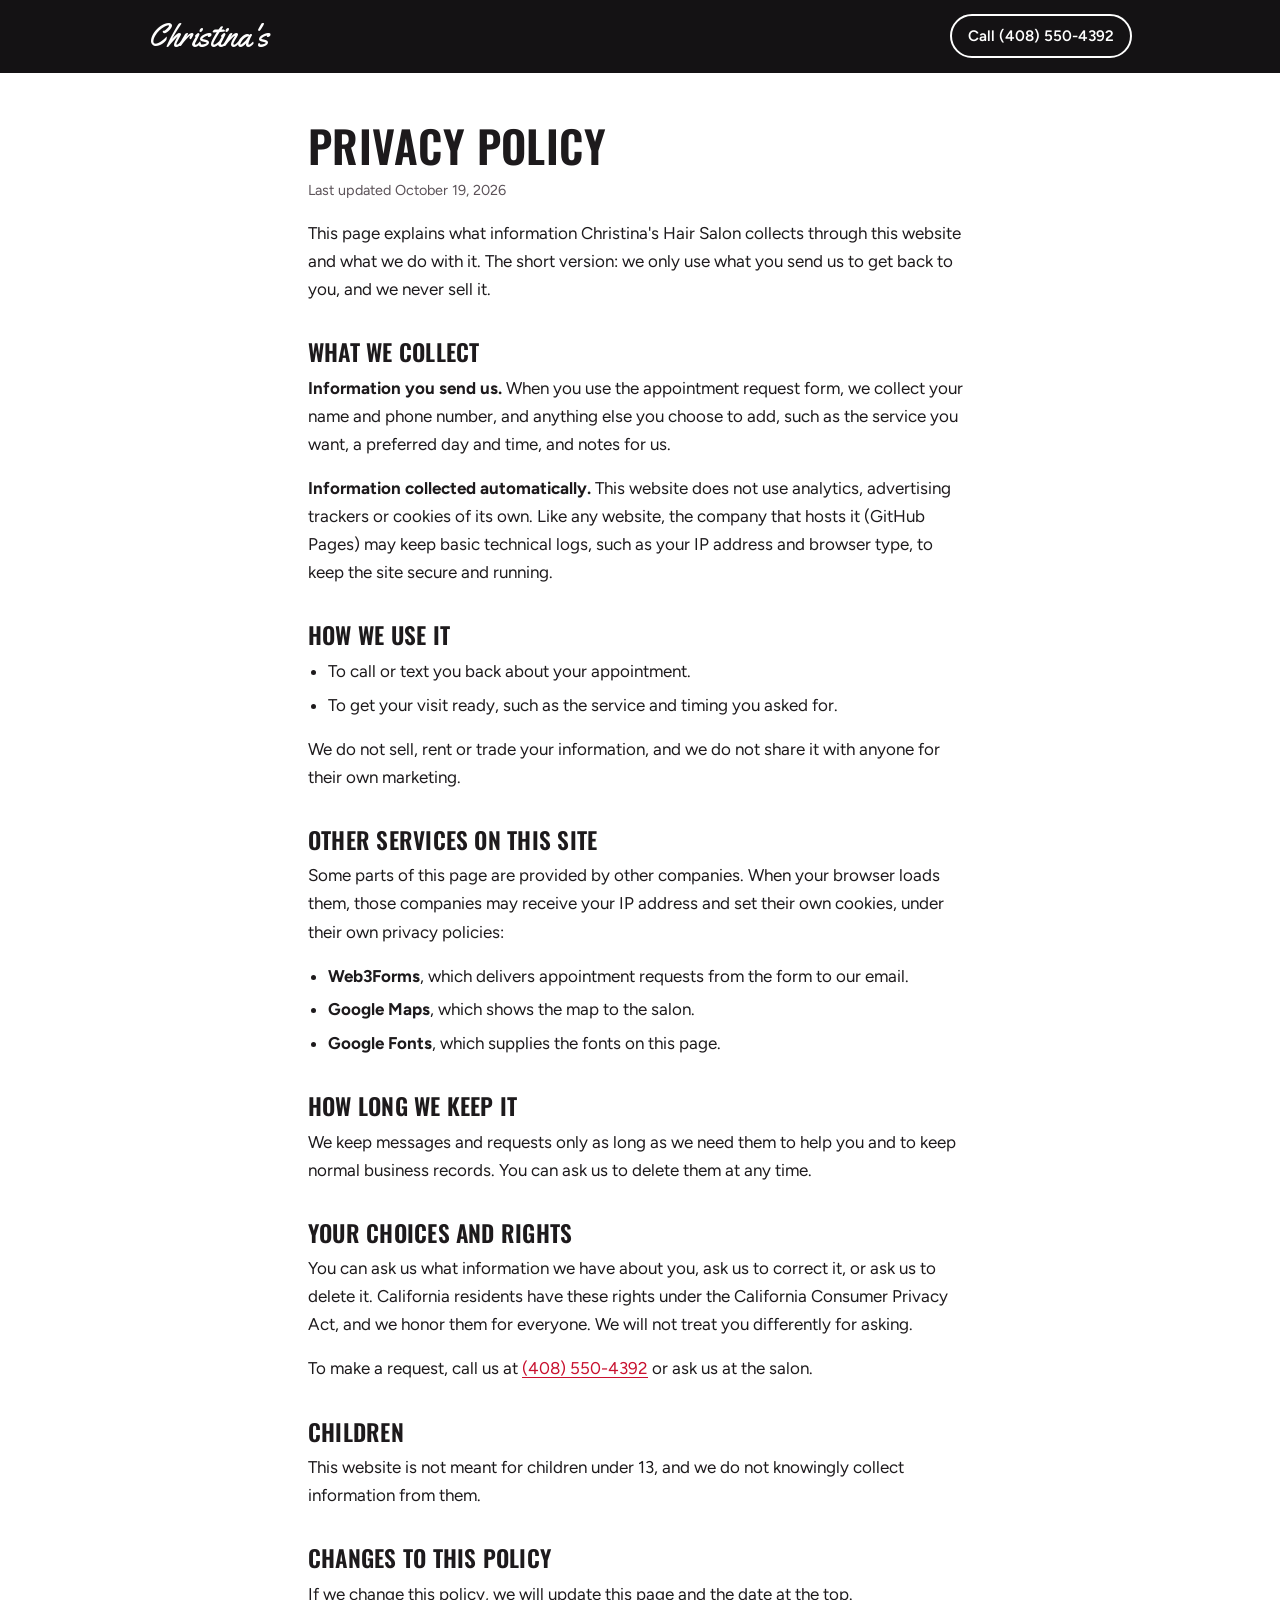
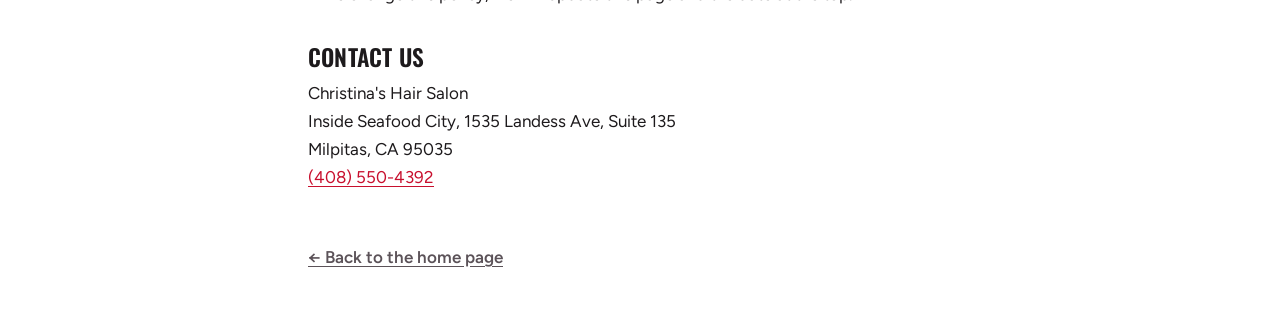
<file: live/christinas-salon/privacy.html>
<!doctype html>
<html lang="en">
<head>
  <meta charset="utf-8">
  <meta name="viewport" content="width=device-width, initial-scale=1">
  <meta name="robots" content="noindex, nofollow">
  <title>Privacy Policy | Christina's Hair Salon</title>
  <link rel="canonical" href="https://christinashairsalonmilpitas.com/privacy.html">
  <meta name="description" content="How Christina's Hair Salon collects and uses information sent through this website.">
  <link rel="icon" href="favicon.svg" type="image/svg+xml">
  <link rel="apple-touch-icon" href="apple-touch-icon.png">
  <link rel="preconnect" href="https://fonts.googleapis.com">
  <link rel="preconnect" href="https://fonts.gstatic.com" crossorigin>
  <link href="https://fonts.googleapis.com/css2?family=Figtree:wght@400;600&family=Oswald:wght@600&family=Yellowtail&display=swap" rel="stylesheet">
  <style>
    *, *::before, *::after { box-sizing: border-box; }
    body { margin: 0; background: #fff; color: #1d1a1c; font-family: "Figtree", system-ui, sans-serif; font-size: 1.0625rem; }
    a { color: #c8102e; text-underline-offset: 3px; }
    a:focus-visible { outline: 3px solid #c8102e; outline-offset: 3px; }
    .bar { background: #141214; color: #fff; }
    .bar__inner { max-width: 64rem; margin: 0 auto; padding: .9rem 1.25rem; display: flex; align-items: center; justify-content: space-between; gap: 1rem; flex-wrap: wrap; }
    .bar a { color: inherit; text-decoration: none; }
    .bar .call { border: 2px solid currentColor; border-radius: 999px; padding: .55rem 1rem; font-weight: 600; font-size: .95rem; min-height: 44px; display: inline-flex; align-items: center; }
    h1, h2 { font-family: "Oswald", sans-serif; font-weight: 600; text-transform: uppercase; letter-spacing: .01em; line-height: 1.15; }
    h1 { font-size: clamp(2rem, 6vw, 2.75rem); }
    h2 { font-size: 1.45rem; }
    .legal__date, .back { color: #5b5258; }
    .legal { max-width: 44rem; margin: 0 auto; padding: 3rem 1.25rem 4rem; }
    .legal h1 { margin: 0 0 .5rem; }
    .legal h2 { margin: 2.25rem 0 .5rem; }
    .legal p, .legal li { line-height: 1.65; }
    .legal p, .legal ul { margin: 0 0 1rem; }
    .legal ul { padding-left: 1.25rem; }
    .legal li + li { margin-top: .35rem; }
    .legal__date { font-size: .9rem; }
    .back { display: inline-block; margin-top: 2.5rem; font-weight: 600; }
  </style>
</head>
<body>
  <header class="bar">
    <div class="bar__inner">
      <a href="./" aria-label="Christina's Hair Salon, home"><span style="font-family:Yellowtail,cursive;font-size:2rem;line-height:1">Christina&#39;s</span></a>
      <a class="call" href="tel:+14085504392">Call (408) 550-4392</a>
    </div>
  </header>
  <main class="legal">
    <h1>Privacy Policy</h1>
<p class="legal__date">Last updated October 19, 2026</p>
<p>This page explains what information Christina's Hair Salon collects through this website and what we do with it. The short version: we only use what you send us to get back to you, and we never sell it.</p>
<h2>What we collect</h2>
<p><strong>Information you send us.</strong> When you use the appointment request form, we collect your name and phone number, and anything else you choose to add, such as the service you want, a preferred day and time, and notes for us.</p>
<p><strong>Information collected automatically.</strong> This website does not use analytics, advertising trackers or cookies of its own. Like any website, the company that hosts it (GitHub Pages) may keep basic technical logs, such as your IP address and browser type, to keep the site secure and running.</p>
<h2>How we use it</h2>
<ul><li>To call or text you back about your appointment.</li><li>To get your visit ready, such as the service and timing you asked for.</li></ul>
<p>We do not sell, rent or trade your information, and we do not share it with anyone for their own marketing.</p>
<h2>Other services on this site</h2>
<p>Some parts of this page are provided by other companies. When your browser loads them, those companies may receive your IP address and set their own cookies, under their own privacy policies:</p>
<ul><li><strong>Web3Forms</strong>, which delivers appointment requests from the form to our email.</li><li><strong>Google Maps</strong>, which shows the map to the salon.</li><li><strong>Google Fonts</strong>, which supplies the fonts on this page.</li></ul>
<h2>How long we keep it</h2>
<p>We keep messages and requests only as long as we need them to help you and to keep normal business records. You can ask us to delete them at any time.</p>
<h2>Your choices and rights</h2>
<p>You can ask us what information we have about you, ask us to correct it, or ask us to delete it. California residents have these rights under the California Consumer Privacy Act, and we honor them for everyone. We will not treat you differently for asking.</p>
<p>To make a request, call us at <a href="tel:+14085504392">(408) 550-4392</a> or ask us at the salon.</p>
<h2>Children</h2>
<p>This website is not meant for children under 13, and we do not knowingly collect information from them.</p>
<h2>Changes to this policy</h2>
<p>If we change this policy, we will update this page and the date at the top.</p>
<h2>Contact us</h2>
<p>Christina's Hair Salon<br>Inside Seafood City, 1535 Landess Ave, Suite 135<br>Milpitas, CA 95035<br><a href="tel:+14085504392">(408) 550-4392</a></p>
    <a class="back" href="./">&larr; Back to the home page</a>
  </main>
</body>
</html>
</file>
<file: styles.css>
/* ==========================================================================
   MDV Web Design — styles.css
   Plain CSS, no build step. Tokens first, then base, components, pages.
   ========================================================================== */

:root {
  /* Brand colors: matched to the MDV logo (light blue, navy, a touch of gold) */
  --canvas: #DCE7F7;
  --paper: #F3F7FD;
  --white: #FFFFFF;
  --ink: #0F2449;
  --ink-soft: #16305C;
  --ink-line: #284375;
  --muted: #4E5F7D;
  --muted-dark: #A5B6D3;
  --lime: #6FA3FF;        /* main accent (bright bay blue) */
  --lime-deep: #9CC0FF;   /* accent hover */
  --violet: #FFC857;      /* secondary accent (gold), used sparingly */
  --line: #D3DEEE;
  --error-light: #B42318;
  --error-dark: #FF9A8F;

  /* Type */
  --font-display: "Inter Tight", "Inter", system-ui, -apple-system, "Segoe UI", Arial, sans-serif;
  --font-body: "Inter", system-ui, -apple-system, "Segoe UI", Roboto, Arial, sans-serif;

  /* Space and shape */
  --gutter: clamp(16px, 4vw, 40px);
  --section-y: clamp(72px, 10vw, 136px);
  --content: 1200px;
  --frame-gap: 16px;
  --r-frame: 28px;
  --r-card: 24px;
  --r-sm: 14px;
  --header-h: 72px;

  /* Motion */
  --ease-out: cubic-bezier(0.22, 1, 0.36, 1);
  --ease-in-out: cubic-bezier(0.65, 0, 0.35, 1);
  --t-fast: 160ms;
  --t-med: 280ms;
  --t-slow: 640ms;

  --shadow-soft: 0 40px 80px -48px rgba(15, 36, 73, 0.35);
}

/* ---------- Reset / base ---------- */
*, *::before, *::after { box-sizing: border-box; }

html {
  -webkit-text-size-adjust: 100%;
  text-size-adjust: 100%;
  scroll-behavior: smooth;
  scroll-padding-top: calc(var(--header-h) + 16px);
}

body {
  margin: 0;
  background: var(--canvas);
  color: var(--ink);
  font-family: var(--font-body);
  font-size: 1rem;
  line-height: 1.6;
  -webkit-font-smoothing: antialiased;
  -moz-osx-font-smoothing: grayscale;
  text-rendering: optimizeLegibility;
}

img, svg, video { display: block; max-width: 100%; }
img { height: auto; }
a { color: inherit; }
button, input, select, textarea { font: inherit; color: inherit; }
button { cursor: pointer; }
h1, h2, h3, h4, p, ul, ol, figure { margin: 0; }
ul[role="list"], ol[role="list"] { list-style: none; padding: 0; }

::selection { background: var(--lime); color: var(--ink); }

:focus-visible {
  outline: 3px solid var(--ink);
  outline-offset: 3px;
  border-radius: 6px;
}
.tone-dark :focus-visible,
.menu :focus-visible { outline-color: var(--lime); }

.sr-only {
  position: absolute !important;
  width: 1px; height: 1px;
  padding: 0; margin: -1px;
  overflow: hidden; clip: rect(0 0 0 0);
  white-space: nowrap; border: 0;
}

.skip-link {
  position: fixed;
  top: 12px; left: 12px;
  z-index: 300;
  padding: 12px 18px;
  border-radius: 999px;
  background: var(--lime);
  color: var(--ink);
  font-weight: 600;
  text-decoration: none;
  transform: translateY(-160%);
  transition: transform var(--t-fast) var(--ease-out);
}
.skip-link:focus { transform: translateY(0); }

/* ---------- Page frame (rounded canvas like the reference) ---------- */
.frame {
  margin: var(--frame-gap);
  border-radius: var(--r-frame);
  background: var(--paper);
  overflow: hidden;
  overflow: clip;
  box-shadow: 0 30px 90px -60px rgba(15, 36, 73, 0.45);
  min-height: calc(100vh - 2 * var(--frame-gap));
}
@media (max-width: 767px) {
  :root { --frame-gap: 0px; }
  .frame { border-radius: 0; box-shadow: none; }
}

.container {
  width: 100%;
  max-width: var(--content);
  margin-inline: auto;
}

/* ---------- Type ---------- */
.display, h1, h2, h3 {
  font-family: var(--font-display);
  font-weight: 800;
  letter-spacing: -0.03em;
  line-height: 1;
  text-wrap: balance;
}
.h2 {
  font-size: clamp(2.4rem, 6.2vw, 4.75rem);
  line-height: 0.98;
}
.h3 {
  font-size: clamp(1.5rem, 2.6vw, 2.1rem);
  font-weight: 700;
  line-height: 1.08;
}
.kicker {
  display: inline-flex;
  align-items: center;
  gap: 10px;
  margin-bottom: 18px;
  font-size: 0.875rem;
  font-weight: 600;
  letter-spacing: 0.02em;
  color: var(--muted);
}
.kicker::before {
  content: "";
  width: 8px; height: 8px;
  border-radius: 2px;
  background: var(--violet);
  box-shadow: 0 0 0 1.5px var(--ink);
}
.tone-dark .kicker { color: var(--muted-dark); }
.tone-dark .kicker::before { background: var(--violet); box-shadow: none; }

.lead {
  font-size: clamp(1.0625rem, 1.5vw, 1.25rem);
  line-height: 1.55;
  color: #33435A;
  text-wrap: pretty;
}
.tone-dark .lead { color: #C3CDDB; }
.muted { color: var(--muted); }
.tone-dark .muted { color: var(--muted-dark); }

/* ---------- Buttons ---------- */
.btn {
  --btn-bg: var(--ink);
  --btn-fg: var(--paper);
  --btn-bd: transparent;
  display: inline-flex;
  align-items: center;
  justify-content: center;
  gap: 10px;
  min-height: 52px;
  padding: 0 24px;
  border: 1px solid var(--btn-bd);
  border-radius: 999px;
  background: var(--btn-bg);
  color: var(--btn-fg);
  font-weight: 600;
  font-size: 1rem;
  line-height: 1;
  text-decoration: none;
  white-space: nowrap;
  cursor: pointer;
  transition:
    background-color var(--t-fast) var(--ease-out),
    color var(--t-fast) var(--ease-out),
    border-color var(--t-fast) var(--ease-out),
    transform var(--t-fast) var(--ease-out);
}
.btn:hover { transform: translateY(-1px); }
.btn:active { transform: translateY(0) scale(0.98); }
.btn svg { width: 18px; height: 18px; flex: none; }
.btn--dark:hover { --btn-bg: #172A44; }
.btn--light { --btn-bg: var(--white); --btn-fg: var(--ink); --btn-bd: var(--line); }
.btn--light:hover { --btn-bd: var(--ink); }
.btn--lime { --btn-bg: var(--lime); --btn-fg: var(--ink); }
.btn--lime:hover { --btn-bg: var(--lime-deep); }
.btn--ghost-dark { --btn-bg: transparent; --btn-fg: var(--paper); --btn-bd: #36507F; }
.btn--ghost-dark:hover { --btn-bd: var(--paper); }
.btn--sm { min-height: 44px; padding: 0 18px; font-size: 0.9375rem; }
.btn--block { width: 100%; }
.btn[disabled] { opacity: 0.7; cursor: progress; transform: none; }

.link-arrow {
  display: inline-flex;
  align-items: center;
  gap: 8px;
  min-height: 44px;
  font-weight: 600;
  text-decoration: none;
  border-bottom: 0;
}
.link-arrow svg { width: 18px; height: 18px; transition: transform var(--t-fast) var(--ease-out); }
.link-arrow:hover svg { transform: translateX(3px); }
.link-arrow span { background: linear-gradient(currentColor, currentColor) 0 100% / 0 1.5px no-repeat; transition: background-size var(--t-med) var(--ease-out); }
.link-arrow:hover span { background-size: 100% 1.5px; }

/* ---------- Header ---------- */
.site-header {
  position: sticky;
  top: 0;
  z-index: 60;
  display: flex;
  align-items: center;
  justify-content: space-between;
  gap: 16px;
  height: var(--header-h);
  padding: 0 var(--gutter);
  background: rgba(245, 247, 250, 0.97);
  color: var(--ink);
  transition: background-color var(--t-med) var(--ease-out), color var(--t-med) var(--ease-out);
}
.site-header.is-dark {
  background: rgba(15, 36, 73, 0.82);
  color: var(--paper);
}
.site-header.is-dark :focus-visible { outline-color: var(--lime); }

.logo {
  display: inline-flex;
  align-items: center;
  min-height: 44px;
  text-decoration: none;
  color: inherit;
}
.logo__mark { width: auto; height: 54px; margin: -4px 0; }


.site-nav { display: none; }
.site-nav ul { display: flex; gap: 2px; }
.site-nav a {
  display: inline-flex;
  align-items: center;
  min-height: 44px;
  padding: 0 14px;
  border-radius: 999px;
  font-size: 0.9375rem;
  font-weight: 500;
  text-decoration: none;
  transition: background-color var(--t-fast) var(--ease-out);
}
.site-nav a:hover { background: rgba(15, 36, 73, 0.06); }
.site-header.is-dark .site-nav a:hover { background: rgba(246, 246, 244, 0.1); }
.site-nav a[aria-current="page"] { background: rgba(15, 36, 73, 0.06); }

.header-actions { display: flex; align-items: center; gap: 8px; }
.site-header.is-dark .btn--dark { --btn-bg: var(--lime); --btn-fg: var(--ink); }
.site-header.is-dark .btn--light { --btn-bg: transparent; --btn-fg: var(--paper); --btn-bd: #36507F; }

.menu-toggle svg { width: 16px; height: 16px; }

@media (min-width: 1024px) {
  .site-nav { display: block; }
  .menu-toggle { display: none; }
}
@media (max-width: 380px) {
  .header-actions .btn--dark { padding: 0 14px; }
  .logo__mark { height: 46px; }
}

/* ---------- Full-screen menu ---------- */
.menu {
  position: fixed;
  inset: 0;
  z-index: 120;
  display: flex;
  flex-direction: column;
  padding: 0 var(--gutter) max(24px, env(safe-area-inset-bottom));
  background: var(--ink);
  color: var(--paper);
  overflow-y: auto;
  opacity: 0;
  visibility: hidden;
  transform: translateY(-12px);
  transition: opacity var(--t-med) var(--ease-out), transform var(--t-med) var(--ease-out), visibility 0s linear var(--t-med);
}
.menu.is-open {
  opacity: 1;
  visibility: visible;
  transform: none;
  transition: opacity var(--t-med) var(--ease-out), transform var(--t-med) var(--ease-out), visibility 0s;
}
.menu__top {
  display: flex;
  align-items: center;
  justify-content: space-between;
  height: var(--header-h);
  flex: none;
}
.menu__top .logo__mark { height: 50px; width: auto; }
.menu__nav { flex: 1; display: flex; align-items: center; padding: 32px 0; }
.menu__nav ul { display: grid; gap: 4px; }
.menu__nav a {
  display: inline-flex;
  align-items: baseline;
  gap: 14px;
  min-height: 48px;
  font-family: var(--font-display);
  font-weight: 800;
  font-size: clamp(2.5rem, 11vw, 4.25rem);
  letter-spacing: -0.03em;
  line-height: 1.05;
  text-decoration: none;
}
.menu__nav a small {
  font-family: var(--font-body);
  font-size: 0.875rem;
  font-weight: 500;
  letter-spacing: 0;
  color: var(--muted-dark);
}
.menu__nav a:hover { color: var(--lime); }
.menu__foot { display: grid; gap: 16px; padding-top: 24px; border-top: 1px solid var(--ink-line); }
.menu__foot a.mail { color: var(--lime); font-weight: 600; text-decoration: none; min-height: 44px; display: inline-flex; align-items: center; }
body.menu-open { overflow: hidden; }

/* ---------- Loader (first visit only, CSS-driven so it can never block) ---------- */
.loader { display: none; }
.show-loader .loader {
  position: fixed;
  inset: 0;
  z-index: 400;
  display: flex;
  align-items: center;
  justify-content: center;
  background: var(--ink);
  pointer-events: none;
  animation: loader-out 360ms var(--ease-out) 1100ms forwards;
}
.loader svg { width: 100%; height: auto; overflow: visible; }
.loader path {
  fill: none;
  stroke: var(--lime);
  stroke-width: 2;
  stroke-linejoin: round;
  stroke-linecap: round;
  stroke-dasharray: 1;
  stroke-dashoffset: 1;
  animation: draw-line 1000ms var(--ease-in-out) 60ms forwards;
}
.loader__text {
  position: absolute;
  left: var(--gutter);
  bottom: 24px;
  font-size: 0.8125rem;
  color: var(--muted-dark);
}
@keyframes draw-line { to { stroke-dashoffset: 0; } }
@keyframes loader-out { to { opacity: 0; visibility: hidden; } }

/* ---------- Sections and tones ---------- */
.section { padding: var(--section-y) var(--gutter); }
.tone-dark { background: var(--ink); color: var(--paper); }

/* Dark sections are rounded panels that open up to full width as they enter */
.panel {
  border-radius: var(--r-frame);
  transform-origin: 50% 0;
}
.panel--flush-bottom { border-bottom-left-radius: 0; border-bottom-right-radius: 0; }

.section-head {
  display: grid;
  gap: 20px;
  margin-bottom: clamp(40px, 6vw, 72px);
}
.section-head .lead { max-width: 52ch; }
@media (min-width: 900px) {
  .section-head--split {
    grid-template-columns: 1.1fr 1fr;
    align-items: end;
    gap: 48px;
  }
}

/* ---------- Reveal on scroll ---------- */
.js .reveal {
  opacity: 0;
  transform: translateY(16px);
  transition: opacity 500ms var(--ease-out), transform 500ms var(--ease-out);
  transition-delay: var(--d, 0ms);
}
.js .reveal.is-visible { opacity: 1; transform: none; }

/* ---------- Hero ---------- */
.hero {
  position: relative;
  padding: clamp(40px, 7vw, 88px) var(--gutter) 0;
  text-align: center;
}
.hero__eyebrow {
  font-size: clamp(1rem, 1.7vw, 1.375rem);
  font-weight: 500;
  color: var(--muted);
  margin-bottom: clamp(8px, 1.2vw, 16px);
}
.hero__title {
  font-size: clamp(3.1rem, 15.6vw, 7rem);
  line-height: 0.88;
  letter-spacing: -0.045em;
  text-transform: uppercase;
  margin-inline: auto;
}
.hero__title span { display: block; }
@media (min-width: 768px) {
  .hero__title { font-size: min(10.4vw, 11.5rem); white-space: nowrap; }
  .hero__title span { display: inline; }
}
.hero__sub {
  max-width: 40rem;
  margin: clamp(20px, 3vw, 32px) auto 0;
}
.hero__ctas {
  display: flex;
  flex-wrap: wrap;
  justify-content: center;
  gap: 12px;
  margin-top: 28px;
}

.hero__stage {
  position: relative;
  max-width: 1080px;
  margin: clamp(48px, 7vw, 88px) auto 0;
  padding-bottom: clamp(56px, 7vw, 96px);
}
.hero__laptop { width: 84%; margin-inline: auto 9%; }
.hero__phone {
  position: absolute;
  right: 2%;
  bottom: clamp(24px, 4vw, 56px);
  width: 21%;
  min-width: 110px;
}

.float { animation: float 6s ease-in-out infinite; }
.float--slow { animation-duration: 7.5s; animation-delay: -2s; }
@keyframes float {
  0%, 100% { transform: translateY(0); }
  50% { transform: translateY(-8px); }
}

/* Floating feature notes: annotations, deliberately not button-shaped */
.chip {
  position: absolute;
  z-index: 3;
  display: inline-flex;
  align-items: center;
  gap: 8px;
  padding: 7px 12px 7px 8px;
  border-radius: 8px;
  background: rgba(255, 255, 255, 0.94);
  border: 1px solid var(--line);
  color: var(--ink);
  font-size: 0.8125rem;
  font-weight: 500;
  line-height: 1;
  white-space: nowrap;
  cursor: default;
  user-select: none;
  pointer-events: none;
  box-shadow: 0 10px 24px -16px rgba(15, 36, 73, 0.45);
  animation: float 5.5s ease-in-out infinite;
}
.chip svg {
  width: 18px; height: 18px;
  flex: none;
  padding: 3px;
  border-radius: 50%;
  background: var(--lime);
  color: var(--ink);
}
.chip--dark { background: rgba(255, 255, 255, 0.94); color: var(--ink); }
.chip--dark svg { color: var(--ink); }
.chip--1 { left: 0; top: 14%; animation-delay: -1s; }
.chip--2 { left: 6%; bottom: 22%; animation-delay: -3s; }
.chip--3 { right: 20%; top: -4%; animation-delay: -2s; }
.chip--4 { right: -1%; top: 30%; animation-delay: -4s; }

@media (max-width: 767px) {
  .hero__laptop { width: 92%; margin-inline: 0 auto; }
  .hero__phone { width: 34%; right: 0; bottom: 20px; }
  .chip { font-size: 0.8125rem; padding: 8px 12px 8px 10px; }
  .chip--1 { left: -4px; top: -18px; }
  .chip--3 { right: 4px; top: -18px; left: auto; }
  .chip--2, .chip--4 { display: none; }
}

/* ---------- Device mockups (pure CSS, modeled on a modern laptop and phone) ---------- */
.laptop { position: relative; container-type: inline-size; }
.laptop__lid {
  position: relative;
  padding: 2.4% 1.7% 1.9%;
  border-radius: 3.4cqw 3.4cqw 0.9cqw 0.9cqw;
  background: linear-gradient(180deg, #1B1C1F 0%, #0E0E10 100%);
  box-shadow:
    0 0 0 0.12cqw #9A9DA4,               /* aluminum edge */
    0 0 0 0.3cqw #2B2C30,
    inset 0 0 0 0.12cqw rgba(255, 255, 255, 0.06),
    0 4cqw 7cqw -3cqw rgba(15, 36, 73, 0.55);
}
.laptop__lid::before {                   /* camera */
  content: "";
  position: absolute;
  top: 0.85%; left: 50%;
  width: 0.6cqw; height: 0.6cqw;
  transform: translateX(-50%);
  border-radius: 50%;
  background: radial-gradient(circle at 35% 35%, #3B4A63 0 25%, #121318 45%);
  box-shadow: 0 0 0 0.15cqw #1E1F23;
}
.laptop__display {
  position: relative;
  overflow: hidden;
  border-radius: 0.5cqw;
  background: #111;
}
.laptop__display::after,
.phone__display::after {                 /* soft glass reflection */
  content: "";
  position: absolute;
  inset: 0;
  pointer-events: none;
  background: linear-gradient(118deg, rgba(255, 255, 255, 0.13) 0%, rgba(255, 255, 255, 0.04) 34%, rgba(255, 255, 255, 0) 35%);
}
.laptop__display img {
  width: 100%;
  aspect-ratio: 16 / 10;
  object-fit: cover;
  object-position: top;
}
.laptop__base {
  position: relative;
  height: 3.1cqw;
  margin: 0 -6.5%;
  border-radius: 0.4cqw 0.4cqw 50% 50% / 0.4cqw 0.4cqw 100% 100%;
  background:
    linear-gradient(180deg, #F3F4F6 0%, #DADCE0 22%, #BFC2C8 60%, #8E9198 100%);
  box-shadow: inset 0 0.12cqw 0 rgba(255, 255, 255, 0.9), inset 0 -0.2cqw 0.3cqw rgba(0, 0, 0, 0.18);
}
.laptop__base::before {                  /* thumb notch */
  content: "";
  position: absolute;
  top: 0; left: 50%;
  width: 14%; height: 38%;
  transform: translateX(-50%);
  border-radius: 0 0 1.2cqw 1.2cqw;
  background: linear-gradient(180deg, #B3B6BC, #CDD0D5);
  box-shadow: inset 0 0.15cqw 0.25cqw rgba(0, 0, 0, 0.18);
}
.laptop__base::after {                   /* contact shadow */
  content: "";
  position: absolute;
  left: 4%; right: 4%;
  bottom: -1.6cqw;
  height: 1.8cqw;
  border-radius: 50%;
  background: radial-gradient(ellipse at center, rgba(15, 36, 73, 0.38), rgba(15, 36, 73, 0) 70%);
  z-index: -1;
}

.phone {
  position: relative;
  isolation: isolate;
  container-type: inline-size;
  padding: 4.2%;
}
.phone::after {                          /* body: black glass, titanium band, shadow */
  content: "";
  position: absolute;
  inset: 0;
  z-index: -1;
  border-radius: 17cqw;
  background: #050506;
  box-shadow:
    0 0 0 1.1cqw #6E7178,
    0 0 0 1.6cqw #2E2F33,
    inset 0 0 0 0.6cqw #1A1A1C,
    0 10cqw 18cqw -6cqw rgba(15, 36, 73, 0.6);
}
.phone::before {                         /* Dynamic Island */
  content: "";
  position: absolute;
  z-index: 3;
  top: 7.4cqw;
  left: 50%;
  width: 30cqw;
  height: 8.8cqw;
  transform: translateX(-50%);
  border-radius: 999px;
  background: #000;
  box-shadow: inset -2.6cqw 0 0 -1.8cqw #1B2233;
}
.phone__display {
  position: relative;
  overflow: hidden;
  border-radius: 13cqw;
  background: #111;
}
.phone__display img {
  width: 100%;
  aspect-ratio: 390 / 844;
  object-fit: cover;
  object-position: top;
}
.phone__btn {
  position: absolute;
  width: 1.6cqw;
  border-radius: 0.8cqw;
  background: linear-gradient(90deg, #4A4C52, #8B8E95 50%, #4A4C52);
}
.phone__btn--action { left: -2.6cqw; top: 20%; height: 7%; }
.phone__btn--vol    { left: -2.6cqw; top: 30%; height: 13%; }
.phone__btn--power  { right: -2.6cqw; top: 31%; height: 20%; }

/* ---------- Labels and tags ---------- */
.label {
  justify-self: start;
  width: fit-content;
  display: inline-flex;
  align-items: center;
  gap: 8px;
  padding: 7px 12px;
  border-radius: 999px;
  background: var(--lime);
  color: var(--ink);
  font-size: 0.8125rem;
  font-weight: 600;
  line-height: 1;
}
.label::before {
  content: "";
  width: 6px; height: 6px;
  border-radius: 50%;
  background: var(--ink);
}
.tags { display: flex; flex-wrap: wrap; gap: 8px; }
.tags li {
  padding: 8px 12px;
  border: 1px solid var(--line);
  border-radius: 999px;
  font-size: 0.8125rem;
  font-weight: 500;
  line-height: 1;
}
.tone-dark .tags li, .card--dark .tags li { border-color: #2A3D5C; color: #CBD5E1; }

/* ---------- Work ---------- */
.work-list { display: grid; gap: clamp(16px, 2vw, 24px); }
.work-card {
  display: grid;
  gap: clamp(24px, 4vw, 48px);
  padding: clamp(20px, 3.4vw, 44px);
  border-radius: var(--r-card);
  background: var(--white);
  border: 1px solid var(--line);
  align-items: center;
}
.work-card.card--dark { background: var(--ink); color: var(--paper); border-color: var(--ink); }
.work-card__body { display: grid; gap: 18px; align-content: start; }
.work-card__title {
  font-size: clamp(2rem, 4vw, 3.25rem);
  line-height: 1;
}
.work-card__meta { font-size: 0.9375rem; color: var(--muted); }
.card--dark .work-card__meta { color: var(--muted-dark); }
.work-card__text { color: #33435A; max-width: 46ch; }
.card--dark .work-card__text { color: #C3CDDB; }
.work-card__media { position: relative; }
.work-card__media .laptop { width: 86%; }
.work-card__media .phone { position: absolute; right: 0; bottom: -4%; width: 25%; }
.work-card .btn { justify-self: start; }

@media (min-width: 900px) {
  .work-card { grid-template-columns: 1.35fr 1fr; }
  .work-card--flip { grid-template-columns: 1fr 1.35fr; }
  .work-card--flip .work-card__media { order: 2; }
}

/* ---------- Before / after compare slider ---------- */
.compare {
  --pos: 50%;
  position: relative;
  overflow: hidden;
  border-radius: 12px;
  background: #ddd;
  touch-action: pan-y;
  user-select: none;
  -webkit-user-select: none;
  cursor: ew-resize;
}
.compare img {
  width: 100%;
  height: 100%;
  object-fit: cover;
  object-position: top;
  pointer-events: none;
  -webkit-user-drag: none;
}
.compare__after { display: block; }
.compare__before {
  position: absolute;
  inset: 0;
  clip-path: inset(0 calc(100% - var(--pos)) 0 0);
}
.compare__line {
  position: absolute;
  top: 0; bottom: 0;
  left: var(--pos);
  width: 2px;
  margin-left: -1px;
  background: var(--lime);
  box-shadow: 0 0 0 1px rgba(15, 36, 73, 0.35);
  pointer-events: none;
}
.compare__handle {
  position: absolute;
  top: 50%;
  left: var(--pos);
  display: grid;
  place-items: center;
  width: 48px; height: 48px;
  transform: translate(-50%, -50%);
  border-radius: 50%;
  background: var(--lime);
  color: var(--ink);
  box-shadow: 0 8px 24px -8px rgba(15, 36, 73, 0.6);
  pointer-events: none;
  transition: transform var(--t-fast) var(--ease-out);
}
.compare__handle svg { width: 22px; height: 22px; }
.compare.is-dragging .compare__handle { transform: translate(-50%, -50%) scale(1.08); }
.compare:has(.compare__range:focus-visible) .compare__handle {
  outline: 3px solid var(--ink);
  outline-offset: 3px;
}
.compare__range {
  position: absolute;
  inset: 0;
  width: 100%;
  height: 100%;
  margin: 0;
  opacity: 0;
  pointer-events: none;
}
.compare__tag {
  position: absolute;
  top: 12px;
  padding: 7px 11px;
  border-radius: 999px;
  background: rgba(15, 36, 73, 0.82);
  color: var(--paper);
  font-size: 0.75rem;
  font-weight: 600;
  line-height: 1;
  letter-spacing: 0.02em;
  pointer-events: none;
}
.compare__tag--before { left: 12px; }
.compare__tag--after { right: 12px; background: var(--lime); color: var(--ink); }
.compare-caption { margin-top: 12px; font-size: 0.875rem; color: var(--muted); }
.card--dark .compare-caption, .tone-dark .compare-caption { color: var(--muted-dark); }

/* Browser chrome around site screenshots */
.browser {
  overflow: hidden;
  border-radius: 16px;
  background: var(--white);
  border: 1px solid var(--line);
  box-shadow: var(--shadow-soft);
}
.browser__bar {
  display: flex;
  align-items: center;
  gap: 6px;
  height: 34px;
  padding: 0 14px;
  border-bottom: 1px solid var(--line);
  background: #EEF2F7;
}
.browser__bar i { width: 10px; height: 10px; border-radius: 50%; background: #CDD5E0; }
.browser__bar span {
  margin-left: 10px;
  font-size: 0.75rem;
  color: var(--muted);
  white-space: nowrap;
  overflow: hidden;
  text-overflow: ellipsis;
}
.browser .compare { border-radius: 0; }

/* ---------- What you get ---------- */
.benefits {
  display: grid;
  gap: clamp(12px, 1.6vw, 20px);
  grid-template-columns: 1fr;
}
@media (max-width: 639px) { .benefit { min-height: 0; gap: 28px; } .step { min-height: 0; } }
@media (min-width: 640px) { .benefits { grid-template-columns: repeat(2, 1fr); } }
@media (min-width: 1024px) { .benefits { grid-template-columns: repeat(3, 1fr); } }
.benefit {
  display: flex;
  flex-direction: column;
  justify-content: space-between;
  gap: 40px;
  min-height: 220px;
  padding: clamp(22px, 2.6vw, 32px);
  border-radius: var(--r-card);
  background: var(--white);
  border: 1px solid var(--line);
}
.benefit h3 {
  font-size: clamp(1.4rem, 2.2vw, 1.75rem);
  font-weight: 700;
  line-height: 1.1;
  letter-spacing: -0.025em;
}
.benefit__icon {
  display: grid;
  place-items: center;
  width: 52px; height: 52px;
  border-radius: 16px;
  background: var(--paper);
  border: 1px solid var(--line);
}
.benefit__icon svg { width: 24px; height: 24px; }
.benefit--dark { background: var(--ink); color: var(--paper); border-color: var(--ink); }
.benefit--dark .benefit__icon { background: var(--ink-soft); border-color: var(--ink-line); color: var(--lime); }
.benefit--violet { background: var(--violet); color: var(--ink); border-color: var(--violet); }
.benefit--violet .benefit__icon { background: rgba(255, 255, 255, 0.35); border-color: transparent; }
.benefit--lime { background: var(--lime); border-color: var(--lime); }
.benefit--lime .benefit__icon { background: rgba(255, 255, 255, 0.45); border-color: transparent; }

/* ---------- Process ---------- */
.steps {
  display: grid;
  gap: clamp(12px, 1.6vw, 20px);
  counter-reset: step;
}
@media (min-width: 640px) { .steps { grid-template-columns: repeat(2, 1fr); } }
@media (min-width: 1024px) { .steps { grid-template-columns: repeat(4, 1fr); } }
.step {
  display: grid;
  align-content: start;
  gap: 14px;
  padding: clamp(22px, 2.6vw, 30px);
  border-radius: var(--r-card);
  background: var(--ink-soft);
  border: 1px solid var(--ink-line);
  min-height: 260px;
}
.step__num {
  font-family: var(--font-display);
  font-weight: 800;
  font-size: clamp(3rem, 5vw, 4rem);
  line-height: 1;
  letter-spacing: -0.04em;
  color: var(--lime);
  margin-bottom: auto;
}
.step h3 { font-size: 1.375rem; font-weight: 700; line-height: 1.15; letter-spacing: -0.02em; margin-top: 28px; }
.step p { color: var(--muted-dark); font-size: 0.975rem; }
.step--free { position: relative; }
.step__badge {
  position: absolute;
  top: 22px; right: 22px;
  padding: 6px 10px;
  border-radius: 999px;
  background: var(--lime);
  color: var(--ink);
  font-size: 0.75rem;
  font-weight: 700;
  line-height: 1;
}
.chapter-cta {
  display: flex;
  flex-wrap: wrap;
  align-items: center;
  justify-content: space-between;
  gap: 16px 24px;
  margin-top: clamp(32px, 4vw, 48px);
  padding-top: clamp(24px, 3vw, 32px);
  border-top: 1px solid var(--ink-line);
}
.chapter-cta p { font-size: 1.125rem; font-weight: 500; }

/* ---------- About ---------- */
.about {
  display: grid;
  gap: clamp(32px, 5vw, 72px);
  align-items: center;
}
@media (min-width: 900px) { .about { grid-template-columns: minmax(280px, 420px) 1fr; } }
.about__photo {
  position: relative;
  width: 100%;
  max-width: min(420px, 78vw);
  aspect-ratio: 4 / 5;
  border-radius: var(--r-frame);
  overflow: hidden;
  background: var(--lime);
  display: grid;
  place-items: center;
}
.about__photo img {
  position: absolute;
  inset: 0;
  width: 100%;
  height: 100%;
  object-fit: cover;
  filter: grayscale(1) contrast(1.05);
}
.about__initial {
  font-family: var(--font-display);
  font-weight: 800;
  font-size: clamp(6rem, 14vw, 9rem);
  letter-spacing: -0.04em;
  line-height: 1;
  color: var(--ink);
}
/* No photo yet: show the lime circle with an M */
.about__photo:not(:has(img)) {
  width: min(100%, 320px);
  aspect-ratio: 1;
  border-radius: 50%;
}
.about__body { display: grid; gap: 22px; }
.about__body .lead { max-width: 56ch; }
.facts { display: flex; flex-wrap: wrap; gap: 10px; }
.facts li {
  display: inline-flex;
  align-items: center;
  gap: 8px;
  padding: 10px 14px;
  border-radius: 999px;
  background: var(--white);
  border: 1px solid var(--line);
  font-size: 0.9375rem;
  font-weight: 500;
}
.facts svg { width: 16px; height: 16px; }

/* ---------- Contact ---------- */
.contact {
  display: grid;
  gap: clamp(40px, 5vw, 72px);
}
@media (min-width: 1024px) { .contact { grid-template-columns: 1fr 1.05fr; align-items: start; } }
.contact__title { font-size: clamp(3rem, 8.4vw, 6.5rem); line-height: 0.92; }
.contact__intro { display: grid; gap: 24px; align-content: start; }
.contact__details { display: grid; gap: 12px; margin-top: 8px; }
.contact__email {
  display: inline-flex;
  align-items: center;
  gap: 10px;
  min-height: 44px;
  font-size: clamp(1.125rem, 2vw, 1.375rem);
  font-weight: 600;
  color: var(--lime);
  text-decoration: none;
  word-break: break-all;
}
.contact__email:hover { text-decoration: underline; text-underline-offset: 4px; }
.contact__email svg, .contact__place svg { width: 20px; height: 20px; flex: none; }
.contact__place { display: inline-flex; align-items: center; gap: 10px; color: var(--muted-dark); }
.contact__note { font-size: 0.9375rem; color: var(--muted-dark); }

.form-card {
  padding: clamp(20px, 3vw, 36px);
  border-radius: var(--r-card);
  background: var(--ink-soft);
  border: 1px solid var(--ink-line);
}
.form { display: grid; gap: 18px; }
.form__row { display: grid; gap: 18px; }
@media (min-width: 640px) { .form__row { grid-template-columns: 1fr 1fr; } }
.field { display: grid; gap: 8px; }
.field label { font-size: 0.9375rem; font-weight: 500; color: var(--paper); }
.field .req { color: var(--lime); }
.field .opt { color: var(--muted-dark); font-weight: 400; }
.field input, .field textarea {
  width: 100%;
  min-height: 52px;
  padding: 14px 16px;
  border: 1px solid #2A3D5C;
  border-radius: var(--r-sm);
  background: var(--ink);
  color: var(--paper);
  font-size: 1rem;
  transition: border-color var(--t-fast) var(--ease-out), box-shadow var(--t-fast) var(--ease-out);
}
.field textarea { min-height: 140px; resize: vertical; line-height: 1.5; }
.field input::placeholder, .field textarea::placeholder { color: #8292A9; }
.field input:hover, .field textarea:hover { border-color: #3D5478; }
.field input:focus, .field textarea:focus { outline: none; border-color: var(--lime); box-shadow: 0 0 0 3px rgba(76, 141, 255, 0.32); }
.field [aria-invalid="true"] { border-color: var(--error-dark); }
.field__error {
  display: flex;
  align-items: center;
  gap: 6px;
  font-size: 0.875rem;
  color: var(--error-dark);
}
.field__error:empty { display: none; }
.form__hint { font-size: 0.8125rem; color: var(--muted-dark); }
.form__status { font-size: 0.9375rem; color: var(--error-dark); }
.form__status:empty { display: none; }
.form__status a { color: var(--lime); }
.hp { position: absolute; left: -9999px; width: 1px; height: 1px; overflow: hidden; }

.spinner {
  width: 18px; height: 18px;
  border: 2px solid rgba(15, 36, 73, 0.25);
  border-top-color: var(--ink);
  border-radius: 50%;
  animation: spin 700ms linear infinite;
}
@keyframes spin { to { transform: rotate(360deg); } }

.thanks {
  display: grid;
  gap: 14px;
  padding: clamp(28px, 4vw, 44px);
  border-radius: var(--r-card);
  background: var(--lime);
  color: var(--ink);
}
.thanks[hidden] { display: none; }
.thanks svg { width: 40px; height: 40px; }
.thanks h3 { font-size: clamp(1.75rem, 3vw, 2.25rem); }
.thanks:focus { outline: none; }

/* ---------- Footer ---------- */
.site-footer { padding: clamp(48px, 7vw, 88px) var(--gutter) 28px; }
.site-footer__skyline { color: var(--lime); opacity: 0.85; margin-bottom: clamp(32px, 5vw, 56px); }
.site-footer__skyline svg { width: 100%; height: auto; }
.site-footer__skyline path { fill: none; stroke: currentColor; stroke-width: 1.5; stroke-linejoin: round; }
.site-footer__row {
  display: grid;
  gap: 20px;
  align-items: center;
}
@media (min-width: 768px) { .site-footer__row { grid-template-columns: auto 1fr auto; gap: 32px; } }
.site-footer__row .logo__mark { height: 64px; width: auto; }
.site-footer__tag { color: var(--muted-dark); }
.site-footer__mail { color: var(--paper); font-weight: 600; text-decoration: none; min-height: 44px; display: inline-flex; align-items: center; }
.site-footer__mail:hover { color: var(--lime); }
.site-footer__bottom {
  display: flex;
  flex-wrap: wrap;
  justify-content: space-between;
  gap: 8px 24px;
  margin-top: 32px;
  padding-top: 20px;
  border-top: 1px solid var(--ink-line);
  font-size: 0.875rem;
  color: var(--muted-dark);
}
.site-footer__bottom a { color: inherit; }

/* ==========================================================================
   Case study pages
   ========================================================================== */
.case-hero { padding: clamp(28px, 5vw, 64px) var(--gutter) 0; }
.back-link {
  display: inline-flex;
  align-items: center;
  gap: 8px;
  min-height: 44px;
  margin-bottom: clamp(20px, 3vw, 32px);
  font-weight: 600;
  text-decoration: none;
  color: var(--muted);
}
.back-link:hover { color: var(--ink); }
.back-link svg { width: 18px; height: 18px; }
.case-hero__title {
  font-size: clamp(2.8rem, 9vw, 8rem);
  line-height: 0.92;
  letter-spacing: -0.04em;
  margin-top: 18px;
}
.case-hero__meta {
  display: flex;
  flex-wrap: wrap;
  gap: 8px 20px;
  margin-top: 20px;
  font-size: 1.0625rem;
  color: var(--muted);
}
.case-hero__meta li { display: inline-flex; align-items: center; gap: 8px; }
.case-hero__meta svg { width: 18px; height: 18px; }
.case-stage {
  position: relative;
  max-width: 1080px;
  margin: clamp(40px, 6vw, 72px) auto 0;
  padding-bottom: clamp(48px, 6vw, 80px);
}
.case-stage .laptop { width: 86%; }
.case-stage .phone-wrap { position: absolute; right: 0; bottom: clamp(16px, 3vw, 40px); width: 22%; min-width: 108px; }

.case-block {
  display: grid;
  gap: clamp(20px, 3vw, 40px);
  padding-block: clamp(48px, 6vw, 88px);
  border-top: 1px solid var(--line);
}
.case-block:first-child { border-top: 0; }
@media (min-width: 900px) { .case-block { grid-template-columns: minmax(220px, 0.8fr) 2fr; } }
.case-block__title { font-size: clamp(1.9rem, 3.6vw, 2.75rem); line-height: 1.02; }
.case-block .lead { max-width: 62ch; }

.features {
  display: grid;
  gap: 12px;
}
@media (min-width: 640px) { .features { grid-template-columns: 1fr 1fr; } }
.features li {
  display: flex;
  gap: 12px;
  align-items: flex-start;
  padding: 16px 18px;
  border-radius: 16px;
  background: var(--white);
  border: 1px solid var(--line);
  line-height: 1.45;
}
.features svg {
  flex: none;
  width: 22px; height: 22px;
  padding: 4px;
  border-radius: 50%;
  background: var(--lime);
  color: var(--ink);
}

.swatches { display: flex; flex-wrap: wrap; gap: 14px; }
.swatch { display: grid; gap: 10px; width: 132px; }
.swatch__chip {
  height: 96px;
  border-radius: 18px;
  border: 1px solid rgba(15, 36, 73, 0.08);
}
.swatch__name { font-weight: 600; font-size: 0.9375rem; line-height: 1.2; }
.swatch__hex { font-family: ui-monospace, "SFMono-Regular", Consolas, monospace; font-size: 0.8125rem; color: var(--muted); }
.fonts { display: grid; gap: 10px; margin-top: 28px; }
.fonts li {
  display: flex;
  flex-wrap: wrap;
  align-items: baseline;
  justify-content: space-between;
  gap: 8px 20px;
  padding: 18px 20px;
  border-radius: 16px;
  background: var(--white);
  border: 1px solid var(--line);
}
.fonts__sample { font-size: clamp(1.5rem, 3vw, 2.1rem); line-height: 1.1; }
.fonts__role { font-size: 0.875rem; color: var(--muted); }
.design-why { margin-top: 24px; }

.shots {
  display: grid;
  gap: clamp(20px, 3vw, 32px);
  align-items: start;
}
@media (min-width: 900px) { .shots { grid-template-columns: 2.4fr 1fr; } }
.shot-scroll {
  height: min(72vh, 680px);
  overflow-y: auto;
  overscroll-behavior: contain;
  scrollbar-width: thin;
}
.shot-scroll:focus-visible { outline: 3px solid var(--ink); outline-offset: -3px; border-radius: 0; }
.shots .phone .shot-scroll { height: auto; aspect-ratio: 390 / 844; }
.shots .phone .shot-scroll img { aspect-ratio: auto; object-fit: initial; }
.shots .phone .shot-scroll::after { display: none; }
.shots figcaption { margin-top: 12px; font-size: 0.875rem; color: var(--muted); }
.shots__phone { max-width: 300px; width: 100%; justify-self: center; }

.disclaimer {
  max-width: 72ch;
  padding-block: 8px clamp(40px, 5vw, 64px);
  font-size: 0.8125rem;
  line-height: 1.6;
  color: var(--muted);
}

.case-cta {
  display: grid;
  gap: 24px;
  justify-items: start;
  padding: clamp(32px, 6vw, 72px);
}
@media (min-width: 900px) { .case-cta { grid-template-columns: 1fr auto; align-items: end; } }
.case-cta h2 { font-size: clamp(2.4rem, 6vw, 4.5rem); line-height: 0.95; max-width: 14ch; }

.next-project {
  display: grid;
  gap: 6px;
  margin-top: clamp(16px, 2vw, 24px);
  padding: clamp(24px, 4vw, 40px);
  border-radius: var(--r-card);
  background: var(--white);
  border: 1px solid var(--line);
  text-decoration: none;
  transition: border-color var(--t-fast) var(--ease-out);
}
.next-project:hover { border-color: var(--ink); }
.next-project small { font-size: 0.875rem; font-weight: 600; color: var(--muted); }
.next-project strong {
  display: flex;
  align-items: center;
  justify-content: space-between;
  gap: 16px;
  font-family: var(--font-display);
  font-weight: 800;
  font-size: clamp(1.8rem, 4.4vw, 3.25rem);
  letter-spacing: -0.03em;
  line-height: 1;
}
.next-project svg { width: clamp(28px, 4vw, 44px); height: auto; flex: none; transition: transform var(--t-med) var(--ease-out); }
.next-project:hover svg { transform: translateX(6px); }

/* ---------- Simple pages (thanks / 404) ---------- */
.simple {
  display: grid;
  place-items: center;
  min-height: calc(100vh - var(--header-h) - 2 * var(--frame-gap) - 220px);
  padding: var(--section-y) var(--gutter);
  text-align: center;
}
.simple__inner { display: grid; gap: 22px; justify-items: center; max-width: 40rem; }
.simple__title { font-size: clamp(3rem, 10vw, 7rem); line-height: 0.9; text-transform: uppercase; letter-spacing: -0.045em; }
.simple__mark {
  display: grid;
  place-items: center;
  width: 72px; height: 72px;
  border-radius: 22px;
  background: var(--lime);
}
.simple__mark svg { width: 34px; height: 34px; }

/* ---------- Reduced motion: turn it all off ---------- */
@media (prefers-reduced-motion: reduce) {
  html { scroll-behavior: auto; }
  *, *::before, *::after {
    animation-duration: 0.01ms !important;
    animation-iteration-count: 1 !important;
    transition-duration: 0.01ms !important;
  }
  .js .reveal { opacity: 1; transform: none; }
  .float, .chip { animation: none; }
  .show-loader .loader { display: none; }
}

/* Phone status bar (keeps the Dynamic Island off the site's own header) */
.phone__status {
  position: sticky;
  top: 0;
  z-index: 2;
  display: flex;
  align-items: center;
  justify-content: space-between;
  height: 12.5cqw;
  padding: 0 7.5cqw 0 11cqw;
  background: #FFFFFF;
  color: #000000;
  font: 600 4.3cqw/1 -apple-system, "SF Pro Text", "Inter", system-ui, sans-serif;
  letter-spacing: -0.01em;
}
.phone__status svg { width: 19cqw; height: auto; }
.chips { list-style: none; margin: 0; padding: 0; }

/* ---------- Compact project grid (Work) ---------- */
.projects {
  display: grid;
  gap: clamp(14px, 1.8vw, 20px);
  grid-template-columns: 1fr;
}
@media (min-width: 700px) { .projects { grid-template-columns: repeat(2, 1fr); } }
@media (min-width: 1100px) { .projects { grid-template-columns: repeat(3, 1fr); } }
.project {
  position: relative;
  display: flex;
  flex-direction: column;
  overflow: hidden;
  border-radius: 20px;
  background: var(--white);
  border: 1px solid var(--line);
  transition: border-color var(--t-fast) var(--ease-out), transform var(--t-med) var(--ease-out), box-shadow var(--t-med) var(--ease-out);
}
.project:hover { border-color: var(--ink); transform: translateY(-3px); box-shadow: var(--shadow-soft); }
.project:has(a:focus-visible) { outline: 3px solid var(--ink); outline-offset: 3px; }
.project__title a:focus-visible { outline: none; }
.project__thumb {
  position: relative;
  aspect-ratio: 16 / 10;
  overflow: hidden;
  background: var(--canvas);
  border-bottom: 1px solid var(--line);
}
.project__shot {
  position: absolute;
  inset: 0;
  width: 100%;
  height: 100%;
  object-fit: cover;
  object-position: top;
  transition: transform 600ms var(--ease-out);
}
.project:hover .project__shot { transform: scale(1.03); }
.project__shot--before { clip-path: inset(0 50% 0 0); }
.project__divider { position: absolute; top: 0; bottom: 0; left: 50%; width: 2px; margin-left: -1px; background: var(--lime); }
.project__tag {
  position: absolute;
  top: 10px;
  padding: 5px 9px;
  border-radius: 6px;
  background: rgba(15, 36, 73, 0.85);
  color: var(--paper);
  font-size: 0.6875rem;
  font-weight: 600;
  line-height: 1;
}
.project__tag--before { left: 10px; }
.project__tag--after { right: 10px; background: var(--lime); color: var(--ink); }
.project__body { display: grid; gap: 10px; align-content: start; padding: 18px 20px 20px; flex: 1; }
.project__title { font-size: 1.375rem; font-weight: 700; letter-spacing: -0.02em; line-height: 1.15; }
.project__title a { text-decoration: none; color: inherit; }
.project__title a::after { content: ""; position: absolute; inset: 0; z-index: 1; }   /* whole card is the link */
.project__meta { font-size: 0.9375rem; color: var(--muted); }
.project .tags li { padding: 6px 10px; font-size: 0.75rem; }
.project__more {
  display: inline-flex;
  align-items: center;
  gap: 6px;
  margin-top: 4px;
  font-weight: 600;
  font-size: 0.9375rem;
}
.project__more svg { width: 16px; height: 16px; transition: transform var(--t-fast) var(--ease-out); }
.project:hover .project__more svg { transform: translateX(3px); }
.project--next {
  background: var(--ink);
  border-color: var(--ink);
  color: var(--paper);
  justify-content: flex-end;
  min-height: 260px;
}
.project--next .project__meta { color: var(--muted-dark); }
.project--next .project__more { color: var(--lime); }
.project--next:has(a:focus-visible) { outline-color: var(--lime); }
.project__plus {
  display: grid;
  place-items: center;
  width: 44px; height: 44px;
  margin-bottom: auto;
  border-radius: 12px;
  background: var(--lime);
  color: var(--ink);
}
.project__plus svg { width: 22px; height: 22px; }
.project--next .project__body { align-content: end; }

/* ---------- Sample site inside the hero devices (shown until case studies are approved) ---------- */
.mock {
  --m-ink: #0A1626;
  --m-blue: #2F6FE4;
  --m-soft: #EEF3FB;
  display: flex;
  flex-direction: column;
  background: #FFFFFF;
  color: var(--m-ink);
  font-family: var(--font-body);
  line-height: 1.2;
  overflow: hidden;
}
.mock i, .mock em { font-style: normal; }
.mock b { font-family: var(--font-display); font-weight: 800; letter-spacing: -0.03em; }
.mock__nav { display: flex; align-items: center; justify-content: space-between; border-bottom: 1px solid #E8EDF4; }
.mock__logo { display: inline-flex; align-items: center; font-weight: 700; }
.mock__logo i { display: inline-block; border-radius: 30%; background: var(--m-blue); }
.mock__links { display: flex; color: #56667C; }
.mock__call, .mock__btns em, .mock__bar em {
  display: inline-flex; align-items: center; justify-content: center;
  background: var(--m-blue); color: #FFFFFF; font-weight: 600; white-space: nowrap;
}
.mock__btns { display: flex; }
.mock em.ghost { background: transparent; color: var(--m-ink); box-shadow: inset 0 0 0 1px #C9D3E1; }
.mock__pill { align-self: flex-start; background: #E7F6EC; color: #157A3B; font-weight: 600; border-radius: 999px; }
.mock__text { color: #56667C; }
.mock__copy { display: flex; flex-direction: column; }
.mock__img {
  position: relative;
  background:
    radial-gradient(circle at 70% 30%, rgba(255, 200, 87, 0.55), rgba(255, 200, 87, 0) 40%),
    linear-gradient(140deg, #9CC0FF 0%, #4C8DFF 45%, #1D3F7A 100%);
}
.mock__stars {
  position: absolute; display: inline-flex; align-items: center;
  background: #FFFFFF; color: #E8A317; font-weight: 700; box-shadow: 0 6px 18px rgba(15, 36, 73, 0.18);
}
.mock__stars small { color: var(--m-ink); font-weight: 600; }
.mock__cards { display: grid; }
.mock__cards i { display: flex; align-items: center; background: var(--m-soft); font-weight: 600; }
.mock__cards b { display: inline-block; border-radius: 30%; background: rgba(47, 111, 228, 0.25); }

/* desktop: sizes are % of the laptop (cqw) */
.mock--desk { aspect-ratio: 16 / 10; padding: 0 3.4cqw 3cqw; font-size: 1.15cqw; }
.mock--desk .mock__nav { height: 5.4cqw; margin: 0 -3.4cqw; padding: 0 3.4cqw; }
.mock--desk .mock__logo { gap: 0.7cqw; font-size: 1.3cqw; }
.mock--desk .mock__logo i { width: 1.6cqw; height: 1.6cqw; }
.mock--desk .mock__links { gap: 2.4cqw; }
.mock--desk .mock__call { padding: 0.8cqw 1.5cqw; border-radius: 0.6cqw; }
.mock--desk .mock__hero { flex: 1; display: grid; grid-template-columns: 1.05fr 1fr; gap: 3cqw; align-items: center; padding: 2.6cqw 0; }
.mock--desk .mock__copy { gap: 1.3cqw; }
.mock--desk .mock__pill { padding: 0.5cqw 1cqw; font-size: 1cqw; }
.mock--desk .mock__copy b { font-size: 3.6cqw; line-height: 1.02; }
.mock--desk .mock__text { font-size: 1.3cqw; line-height: 1.4; max-width: 32ch; }
.mock--desk .mock__btns { gap: 0.9cqw; margin-top: 0.4cqw; }
.mock--desk .mock__btns em { padding: 1cqw 1.6cqw; border-radius: 0.7cqw; }
.mock--desk .mock__img { height: 100%; min-height: 18cqw; border-radius: 1.4cqw; }
.mock--desk .mock__stars { left: 1.4cqw; bottom: 1.4cqw; gap: 0.6cqw; padding: 0.7cqw 1.1cqw; border-radius: 0.7cqw; font-size: 1.1cqw; }
.mock--desk .mock__cards { grid-template-columns: repeat(3, 1fr); gap: 1.4cqw; }
.mock--desk .mock__cards i { gap: 0.9cqw; padding: 1.3cqw; border-radius: 1cqw; }
.mock--desk .mock__cards b { width: 2.2cqw; height: 2.2cqw; }

/* phone: sizes are % of the phone (cqw) */
.phone__display:has(.mock) { display: flex; flex-direction: column; aspect-ratio: 390 / 844; }
.mock--phone { flex: 1; padding: 0 6cqw 5cqw; gap: 4.5cqw; font-size: 3.6cqw; }
.mock--phone .mock__nav { height: 13cqw; margin: 0 -6cqw; padding: 0 6cqw; flex: none; }
.mock--phone .mock__logo { gap: 2cqw; font-size: 4.2cqw; }
.mock--phone .mock__logo i { width: 4.6cqw; height: 4.6cqw; }
.mock--phone .mock__burger { width: 6cqw; height: 3.6cqw; border-block: 0.7cqw solid var(--m-ink); position: relative; }
.mock--phone .mock__burger::after { content: ""; position: absolute; left: 0; right: 0; top: 50%; height: 0.7cqw; margin-top: -0.35cqw; background: var(--m-ink); }
.mock--phone .mock__copy { gap: 2.6cqw; }
.mock--phone .mock__pill { padding: 1.2cqw 2.6cqw; font-size: 3.2cqw; }
.mock--phone .mock__copy b { font-size: 8.2cqw; line-height: 1.04; }
.mock--phone .mock__text { font-size: 3.8cqw; line-height: 1.4; }
.mock--phone .mock__img { flex: 1; min-height: 30cqw; border-radius: 4cqw; }
.mock--phone .mock__stars { left: 3cqw; bottom: 3cqw; padding: 1.6cqw 2.6cqw; border-radius: 2cqw; font-size: 3.4cqw; }
.mock--phone .mock__cards { grid-template-columns: 1fr 1fr; gap: 3cqw; }
.mock--phone .mock__cards i { gap: 2cqw; padding: 3.4cqw; border-radius: 3cqw; }
.mock--phone .mock__cards b { width: 5cqw; height: 5cqw; }
.mock--phone .mock__bar { display: grid; grid-template-columns: 1fr 1fr; gap: 2.4cqw; }
.mock--phone .mock__bar em { padding: 3.6cqw 0; border-radius: 3cqw; font-size: 3.8cqw; }

/* ---------- Work: single "coming soon" card ---------- */
.project--wide { grid-column: 1 / -1; min-height: 0; }
.project--wide .project__body { padding: clamp(24px, 3vw, 36px); gap: 12px; }
.project--wide .project__plus { margin-bottom: 8px; }
.project--wide .project__title { font-size: clamp(1.5rem, 2.6vw, 2rem); }
.project--wide .project__meta { max-width: 56ch; }
.project__eyebrow { font-size: 0.8125rem; font-weight: 600; letter-spacing: 0.06em; text-transform: uppercase; color: var(--lime-deep); }
.mock { text-align: left; }

.step__badge--quote { background: var(--violet); }

/* ==========================================================================
   Hand-made layer: handwriting, scribbled notes, plainer layout
   ========================================================================== */
:root { --font-hand: "Caveat", "Caveat Fallback", "Segoe Print", "Bradley Hand", cursive; }
/* Metric-matched stand-in while Caveat loads, so the city list doesn't jump */
@font-face { font-family: "Caveat Fallback"; src: local("Arial"), local("Helvetica"), local("Liberation Sans"); size-adjust: 76.3%; ascent-override: 100%; descent-override: 30%; }
.hand { font-family: var(--font-hand); font-weight: 700; letter-spacing: 0; }

/* Hero: left-aligned, sentence case */
.hero { text-align: left; max-width: calc(var(--content) + 2 * var(--gutter)); margin-inline: auto; }
.hero__copy { max-width: 46rem; }
.hero__hello { font-size: clamp(1.6rem, 3vw, 2.1rem); color: var(--muted); margin-bottom: 6px; transform: rotate(-2deg); transform-origin: left; }
.hero__title,
.hero__title span { display: block; }
.hero__title {
  font-size: clamp(2.5rem, 6.4vw, 5rem);
  line-height: 1.02;
  letter-spacing: -0.035em;
  text-transform: none;
  white-space: normal;
  margin-inline: 0;
}
@media (min-width: 768px) {
  .hero__title { font-size: clamp(3rem, 6vw, 5rem); white-space: normal; }
  .hero__title span { display: inline; }
}
.hero__title .swoosh { display: inline; position: relative; isolation: isolate; white-space: nowrap; }
.hero__title .swoosh::after {
  content: "";
  position: absolute;
  left: -2%; right: -3%; bottom: -0.06em;
  height: 0.32em;
  transform: rotate(-1.2deg);
  background: url("data:image/svg+xml,%3Csvg xmlns='http://www.w3.org/2000/svg' viewBox='0 0 400 30' preserveAspectRatio='none'%3E%3Cpath d='M6 22C90 9 230 4 394 6c-120 6-250 12-370 22Z' fill='%23FFC857'/%3E%3C/svg%3E") center / 100% 100% no-repeat;
  z-index: -1;
}
.hero__sub { margin: 20px 0 0; max-width: 38rem; }
.hero__ctas { justify-content: flex-start; }
.hero__stage { margin-top: clamp(56px, 7vw, 80px); }

/* Scribbled notes pointing at the devices */
.chips { display: none; }
.float { animation: none; }
.note {
  position: absolute;
  z-index: 3;
  display: flex;
  align-items: flex-end;
  gap: 4px;
  font-family: var(--font-hand);
  font-weight: 700;
  font-size: clamp(1.15rem, 2vw, 1.6rem);
  line-height: 1;
  color: var(--ink);
  white-space: nowrap;
  pointer-events: none;
}
.note svg { width: clamp(46px, 6vw, 84px); height: auto; color: #2F5FD0; flex: none; }
.note--call { right: 23%; bottom: 4%; transform: rotate(-3deg); align-items: center; }
.note--call svg { transform: scaleY(-1) rotate(8deg); }
.note--hours { left: -1%; top: 30%; flex-direction: column; align-items: flex-start; transform: rotate(-4deg); }
.note--hours svg { order: 2; transform: scaleY(-1) rotate(-14deg); margin-left: 40%; }
@media (max-width: 767px) {
  .note { font-size: 1.05rem; }
  .note--hours { display: none; }
  .note--call { right: 36%; bottom: 0; }
}

/* What you get: a plain list with hand-drawn checks, not a grid of tiles */
.benefits { gap: 0 clamp(24px, 4vw, 56px); }
.benefit {
  display: grid;
  grid-template-columns: 36px 1fr;
  gap: 4px 14px;
  min-height: 0;
  padding: 22px 0;
  border: 0;
  border-top: 1.5px solid var(--line);
  border-radius: 0;
  background: none;
  justify-content: stretch;
}
.benefit__check { grid-row: span 2; width: 32px; height: 32px; color: #2F5FD0; margin-top: -2px; }
.benefit h3 { font-size: 1.25rem; letter-spacing: -0.015em; }
.benefit p { color: var(--muted); font-size: 0.975rem; }

/* Fewer heavy display headings */
.h2 { font-size: clamp(2.1rem, 4.8vw, 3.6rem); line-height: 1.02; letter-spacing: -0.03em; }
.contact__title { font-size: clamp(2.3rem, 5.4vw, 4rem); line-height: 1.02; }
.project__eyebrow.hand { font-size: 1.5rem; text-transform: none; letter-spacing: 0; color: var(--violet); }

/* Two-column hero on wide screens */
@media (min-width: 1100px) {
  .hero {
    display: grid;
    grid-template-columns: minmax(0, 1fr) minmax(0, 1.08fr);
    align-items: center;
    gap: 40px;
    padding-bottom: clamp(32px, 4vw, 56px);
  }
  .hero__title { font-size: clamp(3rem, 4.6vw, 4.4rem); }
  .hero__stage { margin: 0; padding-bottom: 72px; }
  .hero__laptop { width: 90%; margin-inline: 0 auto; }
  .hero__phone { right: 0; bottom: 40px; width: 25%; }
  .note--call { right: 22%; bottom: 0; }
}

/* Process: handwritten numbers on plain rules, not tiles */
.step {
  background: none;
  border: 0;
  border-top: 1.5px solid var(--ink-line);
  border-radius: 0;
  padding: 20px 0 0;
  min-height: 0;
}
.step__num {
  font-family: var(--font-hand);
  font-weight: 700;
  font-size: 3rem;
  letter-spacing: 0;
  color: var(--violet);
}
.step__num::before { content: "#"; font-size: 0.6em; margin-right: 2px; opacity: 0.8; }
.step h3 { margin-top: 6px; }
.step__badge { top: 26px; right: 0; }

/* About: a taped-up polaroid instead of a placeholder circle */
.polaroid {
  position: relative;
  width: min(100%, 340px);
  margin: 0 auto;
  padding: 16px 16px 0;
  background: #FFFFFF;
  border-radius: 4px;
  box-shadow: 0 1px 2px rgba(15, 36, 73, 0.12), 0 22px 40px -22px rgba(15, 36, 73, 0.45);
  transform: rotate(-3deg);
}
.js .polaroid.reveal.is-visible { transform: rotate(-3deg); }
.polaroid__tape {
  position: absolute;
  top: -14px; left: 50%;
  width: 120px; height: 30px;
  transform: translateX(-50%) rotate(4deg);
  background: rgba(255, 200, 87, 0.7);
  box-shadow: 0 1px 2px rgba(15, 36, 73, 0.12);
}
.polaroid__window {
  position: relative;
  aspect-ratio: 4 / 5;
  overflow: hidden;
  display: grid;
  place-items: center;
  background: #F4EEDF;
}
.polaroid__logo { width: 88%; height: auto; }
.polaroid__pic { position: absolute; inset: 0; width: 100%; height: 100%; object-fit: cover; }
.polaroid figcaption {
  display: grid;
  gap: 2px;
  padding: 14px 4px 18px;
  font-size: 1.6rem;
  line-height: 1.05;
  color: var(--ink);
  text-align: center;
}
.polaroid figcaption small { font-size: 1.15rem; color: var(--muted); }

/* ==========================================================================
   Motion (inspired by Mark's reference video). Everything here is skipped
   when the visitor has "reduce motion" turned on.
   ========================================================================== */
.tag {
  position: absolute;
  z-index: 4;
  padding: 7px 13px;
  border-radius: 999px;
  font-size: 0.8125rem;
  font-weight: 600;
  line-height: 1;
  white-space: nowrap;
  pointer-events: none;
  box-shadow: 0 10px 22px -12px rgba(15, 36, 73, 0.55);
}
.tag--blue { background: #2F6FE4; color: #fff; left: 6%; top: 4%; }
.tag--gold { background: var(--violet); color: var(--ink); left: 40%; top: 58%; }
.tag--navy { background: var(--ink); color: #fff; right: 1%; top: 18%; }
@media (max-width: 767px) { .tag { font-size: 0.6875rem; padding: 5px 9px; } .tag--gold { left: 26%; top: 52%; } }

@media (prefers-reduced-motion: no-preference) {
  /* Headlines: words fade in one by one, from soft and blurry to sharp */
  .js .split-words .w {
    display: inline-block;
    opacity: 0;
    transform: translateY(0.35em);
    transition: opacity 700ms var(--ease-out), transform 700ms var(--ease-out);
    transition-delay: calc(var(--i) * 70ms);
  }
  .js .split-words.is-in .w { opacity: 1; transform: none; }

  /* Hero devices deal out like cards from a stack */
  .js .hero__laptop { animation: deal-laptop 1100ms var(--ease-out) 250ms both; }
  .js .hero__phone { animation: deal-phone 1200ms var(--ease-out) 450ms both; }
  @keyframes deal-laptop {
    from { opacity: 0; transform: translate(14%, 18%) rotate(-7deg) scale(0.7); }
    to { opacity: 1; transform: none; }
  }
  @keyframes deal-phone {
    from { opacity: 0; transform: translate(-140%, 6%) rotate(-18deg) scale(0.8); }
    60% { opacity: 1; }
    to { opacity: 1; transform: none; }
  }
  /* Tags pop in with a little bounce, then bob */
  .js .tag { animation: pop 600ms cubic-bezier(0.34, 1.56, 0.64, 1) both, bob 5s ease-in-out 1.8s infinite; }
  .js .tag--blue { animation-delay: 1150ms, 1.8s; }
  .js .tag--gold { animation-delay: 1350ms, 2.4s; }
  .js .tag--navy { animation-delay: 1550ms, 3s; }
  .js .note--call { animation: fade-up 700ms var(--ease-out) 1700ms both; }
  @keyframes pop { from { opacity: 0; transform: scale(0.4) translateY(10px); } to { opacity: 1; transform: none; } }
  @keyframes bob { 0%, 100% { translate: 0 0; } 50% { translate: 0 -6px; } }
  @keyframes fade-up { from { opacity: 0; transform: translateY(12px) rotate(-3deg); } to { opacity: 1; transform: rotate(-3deg); } }

  /* Hand-drawn checks draw themselves in */
  /* Each check draws as its row comes into view (script.js adds .is-drawn in scroll order) and resets once it leaves, so scrolling back up draws them bottom to top */
  .js .benefit__check path { stroke-dasharray: 60; stroke-dashoffset: 60; transition: stroke-dashoffset 0s; }
  .js .benefit.is-drawn .benefit__check path { stroke-dashoffset: 0; transition: stroke-dashoffset 550ms var(--ease-out) var(--cd, 0ms); }

  /* Step numbers pop like stickers */
  .js .step .step__num { display: inline-block; transform: scale(0.3) rotate(-20deg); opacity: 0; transition: transform 600ms cubic-bezier(0.34, 1.56, 0.64, 1) calc(var(--d, 0ms) + 150ms), opacity 300ms ease calc(var(--d, 0ms) + 150ms); }
  .js .step.is-visible .step__num { transform: none; opacity: 1; }

  /* Polaroid swings in */
  .js .polaroid.reveal { transform: rotate(-14deg) translateY(30px); }
  .js .polaroid.reveal.is-visible { transform: rotate(-3deg); transition-timing-function: cubic-bezier(0.34, 1.4, 0.64, 1); }
}

/* ---------- Sample site in the devices: cinematic, golden hour over the Bay ---------- */
.mx {
  --mx-serif: "Instrument Serif", Georgia, "Times New Roman", serif;
  position: relative;
  overflow: hidden;
  color: #FFF7EC;
  font-family: var(--font-body);
  line-height: 1.15;
  text-align: left;
  isolation: isolate;
}
.mx i, .mx em { font-style: normal; }
.mx__bg { position: absolute; inset: 0; width: 100%; height: 100%; object-fit: cover; z-index: -2; }
.mx::before {                                  /* soft dark grade so text reads */
  content: "";
  position: absolute; inset: 0; z-index: -1;
  background: linear-gradient(180deg, rgba(8, 16, 36, 0.55) 0%, rgba(8, 16, 36, 0) 26%, rgba(8, 16, 36, 0) 55%, rgba(8, 16, 36, 0.7) 100%);
}
.mx__nav { display: flex; align-items: center; justify-content: space-between; }
.mx__links { display: flex; color: rgba(255, 247, 236, 0.85); }
.mx__logo { display: grid; justify-items: center; font-family: var(--mx-serif); font-style: italic; line-height: 1; }
.mx__logo small { font-family: var(--font-body); font-style: normal; letter-spacing: 0.2em; text-transform: uppercase; opacity: 0.75; }
.mx__call, .mx__btns em, .mx__bar em {
  display: inline-flex; align-items: center; justify-content: center; white-space: nowrap; font-weight: 600;
  background: #FFF7EC; color: #0F2449; border-radius: 999px;
}
.mx em.ghost { background: rgba(255, 247, 236, 0.12); color: #FFF7EC; box-shadow: inset 0 0 0 1px rgba(255, 247, 236, 0.5); backdrop-filter: blur(6px); }
.mx__hero b { display: block; font-family: var(--mx-serif); font-style: italic; font-weight: 400; letter-spacing: -0.01em; line-height: 0.95; text-shadow: 0 2px 18px rgba(8, 16, 36, 0.35); }
.mx__btns { display: flex; }
.mx__card {
  display: grid;
  background: rgba(10, 20, 42, 0.62);
  border: 1px solid rgba(255, 247, 236, 0.18);
  backdrop-filter: blur(10px);
}
.mx__card small { opacity: 0.75; }
.mx__card b { font-family: var(--mx-serif); font-style: italic; font-weight: 400; line-height: 1; }
.mx__stars { color: #FFC857; }
.mx__stars em { color: #FFF7EC; opacity: 0.85; }
.mx__bridge { color: rgba(255, 247, 236, 0.6); width: 100%; height: auto; }

/* desktop (sizes are % of the laptop width) */
.mx--desk { aspect-ratio: 16 / 10; font-size: 1.05cqw; }
.mx--desk .mx__nav { padding: 2cqw 3cqw; }
.mx--desk .mx__links { gap: 2cqw; font-size: 1cqw; }
.mx--desk .mx__logo { font-size: 2.3cqw; gap: 0.4cqw; }
.mx--desk .mx__logo small { font-size: 0.7cqw; }
.mx--desk .mx__call { padding: 0.8cqw 1.5cqw; font-size: 1cqw; }
.mx--desk .mx__hero { position: absolute; right: 5cqw; bottom: 7cqw; text-align: right; }
.mx--desk .mx__hero b { font-size: 6cqw; }
.mx--desk .mx__btns { justify-content: flex-end; gap: 1cqw; margin-top: 1.8cqw; }
.mx--desk .mx__btns em { padding: 1cqw 1.8cqw; font-size: 1.1cqw; }
.mx--desk .mx__card { position: absolute; left: 3cqw; bottom: 4cqw; width: 16cqw; gap: 0.7cqw; padding: 1.5cqw; border-radius: 1cqw; font-size: 0.95cqw; }
.mx--desk .mx__card b { font-size: 2.4cqw; }

/* phone (sizes are % of the phone width) */
.mx--phone { flex: 1; display: flex; flex-direction: column; font-size: 3.6cqw; padding: 0 5cqw 5cqw; }
.mx--phone .mx__nav { height: 13cqw; }
.mx--phone .mx__logo { font-size: 6cqw; justify-items: start; gap: 1cqw; }
.mx--phone .mx__logo small { font-size: 2.2cqw; }
.mx--phone .mx__burger { width: 6cqw; height: 3.6cqw; border-block: 0.7cqw solid #FFF7EC; position: relative; }
.mx--phone .mx__burger::after { content: ""; position: absolute; left: 0; right: 0; top: 50%; height: 0.7cqw; margin-top: -0.35cqw; background: #FFF7EC; }
.mx--phone .mx__hero { margin-top: auto; }
.mx--phone .mx__hero b { font-size: 12cqw; }
.mx--phone .mx__card { margin-top: 4cqw; gap: 1cqw; padding: 3.4cqw 4cqw; border-radius: 3.4cqw; grid-template-columns: 1fr auto; align-items: center; }
.mx--phone .mx__card small { grid-column: 1 / -1; }
.mx--phone .mx__card b { font-size: 6.4cqw; }
.mx--phone .mx__stars { font-size: 3.2cqw; }
.mx--phone .mx__bar { display: grid; grid-template-columns: 1fr 1fr; gap: 2.4cqw; margin-top: 3cqw; }
.mx--phone .mx__bar em { padding: 3.6cqw 0; font-size: 3.8cqw; }
.phone__display:has(.mx) { display: flex; flex-direction: column; aspect-ratio: 390 / 844; }
.phone__display:has(.mx) .phone__status { background: transparent; color: #FFF7EC; position: absolute; left: 0; right: 0; }
.mx--phone { padding-top: 12.5cqw; }
.mx--desk .mx__hero { right: auto; left: 23cqw; bottom: 6cqw; text-align: left; }
.mx--desk .mx__btns { justify-content: flex-start; }
.tag--blue { left: -3%; top: 34%; }
.tag--gold { left: 6%; top: auto; bottom: 6%; }
@media (max-width: 767px) { .tag--blue { left: 0; top: -2%; } .tag--gold { left: 2%; bottom: 2%; top: auto; } }

/* ---------- Bay Area touches ---------- */
.hero__area { line-height: 1.5; margin-top: 22px; font-size: 1.25rem; color: var(--muted); transform: rotate(-1deg); transform-origin: left; }
.hero__bay { grid-column: 1 / -1; margin: 8px calc(-1 * var(--gutter)) 0; color: #2F5FD0; opacity: 0.55; }
.hero__bay svg { display: block; width: 100%; height: clamp(50px, 7vw, 90px); }
.hero__bay path { fill: none; stroke: currentColor; stroke-linecap: round; stroke-linejoin: round; vector-effect: non-scaling-stroke; }
.hb-hills { stroke-width: 1.5; opacity: 0.6; }
.hb-deck { stroke-width: 2.2; }
.hb-piers { stroke-width: 1.2; }
.hb-water { stroke-width: 1.4; stroke: var(--violet) !important; opacity: 0.9; }
/* Morning fog drifting across the top of the page */
.hero::before {
  content: "";
  position: absolute;
  inset: -10% -20% auto;
  height: 70%;
  z-index: -1;
  pointer-events: none;
  background:
    radial-gradient(40% 35% at 20% 30%, rgba(255, 255, 255, 0.85), transparent 70%),
    radial-gradient(35% 30% at 70% 15%, rgba(255, 255, 255, 0.7), transparent 70%),
    radial-gradient(30% 25% at 50% 55%, rgba(220, 231, 247, 0.9), transparent 70%);
  /* fade every edge so the fog never shows a hard border */
  -webkit-mask-image: radial-gradient(farthest-side, #000 45%, transparent 100%);
  mask-image: radial-gradient(farthest-side, #000 45%, transparent 100%);
}
.hero { isolation: isolate; }
@media (prefers-reduced-motion: no-preference) {
  .hero::before { animation: fog 26s ease-in-out infinite alternate; will-change: transform; }
  @keyframes fog { from { transform: translateX(-4%); } to { transform: translateX(6%); } }
  /* Bridge and hills draw left to right across the full width (a clip, so it reaches the far edge on any screen size) */
  .js .hero__bay svg { clip-path: inset(0 100% 0 0); animation: bay-draw 2.4s var(--ease-out) 900ms forwards; }
  @keyframes bay-draw { to { clip-path: inset(0 0 0 0); } }
}
@media (max-width: 767px) { .tag--gold { left: 0; top: 42%; bottom: auto; } .hero__area { font-size: 1.1rem; } }
@media (max-width: 767px) { .tag--gold { display: none; } }
/* Glowing sticker on every logo: crisp white edge plus a soft blue halo, so it pops on light sections the way it does on the navy footer */
:root {
  /* Only small blurs in the filter: iPhone Safari draws a visible box around big drop-shadow blurs, so the wide halo is a soft gradient behind the logo instead */
}
/* The edge and halo are a pre-rendered image under the layers (assets/logo-glow-*.webp, 8px of padding at 149x88) */
.logo__glow { position: absolute; inset: -9.09% -5.37%; width: 110.74%; height: 118.18%; max-width: none; pointer-events: none; transition: opacity 900ms cubic-bezier(0.25, 0.1, 0.25, 1); }
.js .logo__mark--anim:not(.is-done) .logo__glow { opacity: 0; transition: none; }
.logo__mark--anim { isolation: isolate; }
.logo__mark--anim::before {
  content: ""; position: absolute; inset: -18% -12%; z-index: -1; pointer-events: none; border-radius: 50%;
  background: radial-gradient(closest-side, rgba(111, 163, 255, 0.55), rgba(79, 134, 247, 0.22) 55%, rgba(79, 134, 247, 0) 100%);
  transition: opacity 900ms cubic-bezier(0.25, 0.1, 0.25, 1);
}
.js .logo__mark--anim:not(.is-done)::before { opacity: 0; transition: none; }

/* ---------- MacBook Pro look: thin black bezel, notch, macOS menu bar + Safari ---------- */
.laptop__lid {
  padding: 1.25% 1.3% 1.6%;
  border-radius: 2.6cqw 2.6cqw 0.7cqw 0.7cqw;
  background: #0A0A0B;
  box-shadow:
    0 0 0 0.16cqw #C8CBD0,               /* silver aluminum lid edge */
    0 0 0 0.32cqw #8F939A,
    inset 0 0 0 0.1cqw rgba(255, 255, 255, 0.08),
    0 4cqw 7cqw -3cqw rgba(15, 36, 73, 0.55);
}
.laptop__lid::before { display: none; }
.laptop__display { border-radius: 1.1cqw 1.1cqw 0.3cqw 0.3cqw; background: #000; }
.laptop__display::before {               /* notch with camera */
  content: "";
  position: absolute;
  z-index: 4;
  top: 0; left: 50%;
  width: 9.5cqw; height: 1.75cqw;
  transform: translateX(-50%);
  border-radius: 0 0 0.6cqw 0.6cqw;
  background: radial-gradient(circle at 50% 46%, #26324A 0 0.17cqw, #0B0C10 0.3cqw, #000 0.42cqw) #000;
}
.mac { position: relative; z-index: 3; font: 500 0.88cqw/1 -apple-system, "SF Pro Text", "Inter", system-ui, sans-serif; letter-spacing: -0.005em; }
.mac i, .mac b { font-style: normal; }
.mac__menu {
  display: flex; align-items: center; justify-content: space-between;
  height: 1.75cqw; padding: 0 1.4cqw;
  background: #1C1D22; color: rgba(255, 255, 255, 0.92);
}
.mac__apps, .mac__tray { display: flex; align-items: center; gap: 1.3cqw; }
.mac__apps b { font-weight: 700; }
.mac__tray svg { height: 0.85cqw; width: auto; }
.mac__safari {
  display: grid; grid-template-columns: auto auto 1fr auto; align-items: center; gap: 1.6cqw;
  height: 2.9cqw; padding: 0 1.4cqw;
  background: linear-gradient(180deg, #F6F6F8, #ECECEF);
  border-bottom: 0.08cqw solid #D3D4D8;
  color: #6B6E76;
}
.mac__lights { display: flex; gap: 0.55cqw; }
.mac__lights i { width: 0.85cqw; height: 0.85cqw; border-radius: 50%; background: #FF5F57; box-shadow: inset 0 0 0 0.05cqw rgba(0,0,0,.12); }
.mac__lights i:nth-child(2) { background: #FEBC2E; }
.mac__lights i:nth-child(3) { background: #28C840; }
.mac__nav { font-size: 1.6cqw; line-height: 0; color: #9A9DA4; transform: translateY(-0.1cqw); }
.mac__url {
  justify-self: center; display: inline-flex; align-items: center; justify-content: center; gap: 0.5cqw;
  width: min(100%, 34cqw); height: 1.8cqw; border-radius: 0.55cqw;
  background: rgba(0, 0, 0, 0.055); color: #2B2D33; font-size: 0.92cqw;
}
.mac__url svg { height: 0.75cqw; width: auto; color: #6B6E76; }
.mac__tools { font-size: 1.5cqw; line-height: 0; }
.laptop__base {
  height: 2.2cqw;
  margin: 0 -7%;
  border-radius: 0.2cqw 0.2cqw 2.2cqw 2.2cqw / 0.2cqw 0.2cqw 1.5cqw 1.5cqw;
  background: linear-gradient(180deg, #E9EBEE 0%, #D5D8DC 35%, #B9BCC2 75%, #8D9097 100%);
  box-shadow: inset 0 0.1cqw 0 rgba(255, 255, 255, 0.95), inset 0 -0.15cqw 0.2cqw rgba(0, 0, 0, 0.2);
}
.laptop__base::before {                  /* thumb scoop */
  width: 12%; height: 42%;
  border-radius: 0 0 1cqw 1cqw;
  background: linear-gradient(180deg, #A9ACB3, #C9CCD1);
}

/* ---------- iPhone Pro look: thin bezels, titanium frame, Camera Control ---------- */
.phone { padding: 3.1%; }
.phone::after {
  inset: -1.6cqw;
  border: 1.6cqw solid transparent;
  border-radius: 17.8cqw;
  background:
    linear-gradient(#030304, #030304) padding-box,
    linear-gradient(140deg, #F2EFEA 0%, #A9A59D 16%, #FBF9F5 36%, #96928A 56%, #E6E2DB 78%, #A7A39B 100%) border-box;
  box-shadow:
    inset 0 0 0 0.35cqw #1A1A1C,
    0 0 0 0.12cqw rgba(15, 36, 73, 0.35),
    0 10cqw 18cqw -6cqw rgba(15, 36, 73, 0.6);
}
.phone::before { top: 5.6cqw; width: 28cqw; height: 8.2cqw; }
.phone__display { border-radius: 14cqw; }
.phone__status { height: 13cqw; padding: 0 8cqw 0 12cqw; }
.phone__btn { width: 1.3cqw; background: linear-gradient(90deg, #8C8982, #E1DED8 50%, #8C8982); }
.phone__btn--action { left: -2.9cqw; top: 17%; height: 5%; border-radius: 0.7cqw 0 0 0.7cqw; }
.phone__btn--vol    { left: -2.9cqw; top: 25%; height: 8%; border-radius: 0.7cqw 0 0 0.7cqw; }
.phone__btn--vol2   { left: -2.9cqw; top: 35%; height: 8%; border-radius: 0.7cqw 0 0 0.7cqw; }
.phone__btn--power  { right: -2.9cqw; top: 27%; height: 12%; border-radius: 0 0.7cqw 0.7cqw 0; }
.phone__btn--cam    { right: -2.7cqw; top: 58%; height: 7%; width: 1.1cqw; border-radius: 0 0.5cqw 0.5cqw 0; background: linear-gradient(90deg, #5E5B55, #A9A69F 50%, #5E5B55); }

/* ---------- Polish ---------- */
.hero__area span { white-space: nowrap; }
#work { padding-top: clamp(48px, 6vw, 88px); }
/* Empty "your site here" browser in the coming-soon card */
.projects--soon .project--wide { overflow: hidden; }
.ghost-site { display: none; }
@media (min-width: 900px) {
  .projects--soon .project--wide { display: grid; grid-template-columns: 1.1fr 1fr; align-items: center; gap: 32px; padding-right: clamp(24px, 3vw, 40px); }
  .ghost-site {
    display: block;
    position: relative;
    margin: 28px 0;
    border: 1.5px dashed rgba(111, 163, 255, 0.55);
    border-radius: 14px;
    background: rgba(111, 163, 255, 0.06);
    transform: rotate(1.5deg);
  }
  .ghost-site__bar { display: flex; align-items: center; gap: 6px; padding: 10px 14px; border-bottom: 1.5px dashed rgba(111, 163, 255, 0.35); }
  .ghost-site__bar i { width: 9px; height: 9px; border-radius: 50%; background: rgba(111, 163, 255, 0.45); }
  .ghost-site__bar i:nth-child(3) { background: var(--violet); }
  .ghost-site__bar span { margin-left: 12px; padding: 3px 14px; border-radius: 999px; background: rgba(255, 255, 255, 0.08); color: rgba(255, 255, 255, 0.6); font-size: 0.78rem; }
  .ghost-site__body { position: relative; display: grid; gap: 10px; padding: 26px 22px 30px; }
  .ghost-site__body b { display: block; height: 12px; border-radius: 6px; background: rgba(111, 163, 255, 0.22); }
  .ghost-site__body b:first-child { width: 70%; height: 20px; background: rgba(255, 255, 255, 0.16); }
  .ghost-site__body b.short { width: 45%; }
  .ghost-site__body em { display: block; width: 110px; height: 30px; margin-top: 8px; border-radius: 999px; background: var(--violet); opacity: 0.85; }
  .ghost-site__body .hand { position: absolute; right: 22px; bottom: 26px; font-size: 1.6rem; color: var(--violet); transform: rotate(-6deg); }
}

/* ---------- Bay Area doodles on the light sections ---------- */
.has-doodles { position: relative; isolation: isolate; }
.has-doodles > .container { position: relative; z-index: 1; }
.doodle { display: block; height: auto; color: #2F5FD0; pointer-events: none; }
.has-doodles > .doodle { position: absolute; z-index: 0; opacity: 0.13; }
.doodle--golden-gate { width: clamp(180px, 19vw, 280px); right: 2%; top: -40px; }
.doodle--fog { width: clamp(120px, 13vw, 190px); left: 3%; top: 30px; }
.doodle--sailboat { width: clamp(90px, 9vw, 130px); left: 4%; top: 10px; }
.doodle--redwood { width: clamp(70px, 6vw, 96px); left: 2%; bottom: 12%; }
.doodle--painted-ladies { width: clamp(220px, 24vw, 340px); right: 4%; bottom: 18px; opacity: 0.15 !important; }
/* A little main street of local businesses */
.street {
  display: flex; align-items: flex-end; justify-content: space-between; gap: clamp(12px, 3vw, 40px);
  margin-top: clamp(40px, 6vw, 72px); padding-bottom: 6px;
  border-bottom: 2px solid rgba(47, 95, 208, 0.22);
  opacity: 0.4;
}
.street .doodle { flex: 0 1 auto; width: auto; min-width: 0; height: clamp(54px, 7vw, 104px); }
/* On bigger screens the bridge and the street run edge to edge (clip stops a desktop scrollbar from adding a sideways scroll) */
html { overflow-x: clip; }
@media (min-width: 900px) {
  .hero__bay { justify-self: start; width: 100vw; max-width: none; margin-inline: calc(50% - 50vw) 0; }
  .street { margin-inline: calc(50% - 50vw); padding-inline: clamp(16px, 2vw, 32px); gap: clamp(10px, 1.6vw, 28px); }
  .street .doodle { height: clamp(54px, 6vw, 100px); }
}
.street .doodle--boba, .street .doodle--coffee { height: clamp(44px, 5.4vw, 80px); }
.street .doodle--transamerica { height: clamp(70px, 9vw, 136px); }
@media (max-width: 767px) {
  .has-doodles > .doodle { opacity: 0.09; }
  .doodle--fog, .doodle--redwood, .doodle--sailboat, .doodle--golden-gate { display: none; }
  .street .doodle--transamerica, .street .doodle--coffee, .street .doodle--boba, .street .doodle--bakery, .street .doodle--florist, .street .doodle--landscaping { display: none; }
}
@media (prefers-reduced-motion: no-preference) {
  .doodle--fog { animation: fog 18s ease-in-out infinite alternate; }
  .js .street .doodle { opacity: 0; transform: translateY(14px); transition: opacity 600ms var(--ease-out), transform 600ms var(--ease-out); }
  .js .street.is-in .doodle { opacity: 1; transform: none; }
  .js .street.is-in .doodle:nth-child(2) { transition-delay: 80ms; } .js .street.is-in .doodle:nth-child(3) { transition-delay: 160ms; }
  .js .street.is-in .doodle:nth-child(4) { transition-delay: 240ms; } .js .street.is-in .doodle:nth-child(5) { transition-delay: 320ms; }
  .js .street.is-in .doodle:nth-child(6) { transition-delay: 400ms; } .js .street.is-in .doodle:nth-child(7) { transition-delay: 480ms; }
  .js .street.is-in .doodle:nth-child(8) { transition-delay: 560ms; } .js .street.is-in .doodle:nth-child(9) { transition-delay: 640ms; }
  .js .street.is-in .doodle:nth-child(10) { transition-delay: 720ms; } .js .street.is-in .doodle:nth-child(11) { transition-delay: 800ms; }
}

/* ---------- Active section in the menu ---------- */
.site-nav a { position: relative; transition: background-color var(--t-fast) var(--ease-out), color var(--t-fast) var(--ease-out); }
.site-nav a::after {
  content: "";
  position: absolute;
  left: 16px; right: 16px; bottom: 7px;
  height: 3px;
  border-radius: 3px;
  background: var(--violet);
  transform: scaleX(0);
  transform-origin: left;
  transition: transform 320ms var(--ease-out);
}
.site-nav a.is-active { background: rgba(111, 163, 255, 0.22); color: var(--ink); }
.site-nav a.is-active::after { transform: scaleX(1); }
.site-header.is-dark .site-nav a.is-active { background: rgba(111, 163, 255, 0.24); color: #FFFFFF; }
.menu a.is-active { color: var(--lime); }


/* ---------- Type and style that match the logo (Racing Sans One, blue fill, navy extrusion, gold swoosh) ---------- */
@font-face { font-family: "Racing Fallback"; src: local("Arial Bold Italic"), local("Arial"), local("Liberation Sans"); size-adjust: 96%; ascent-override: 92%; descent-override: 24%; }
:root { --font-logo: "Racing Sans One", "Racing Fallback", "Arial Black", sans-serif; --extrude: #BFD5FF; }
.display, h1, h2, .hero__title, .menu__nav a {
  font-family: var(--font-logo);
  font-weight: 400;
  font-synthesis: none;
  letter-spacing: 0.005em;
}
h3, .h3 { letter-spacing: -0.02em; }
.hero__title { letter-spacing: 0.005em; line-height: 1.04; }
/* Light sections: navy letters with a light-blue extrusion, like the logo turned inside out */
h1, h2 { text-shadow: 0.045em 0.045em 0 var(--extrude); }
/* "local businesses" gets the logo's own treatment: blue gradient fill, navy edge */
.hero__title .swoosh, .hero__title .swoosh .w {
  background: linear-gradient(180deg, #A9C8FF 0%, #6FA3FF 45%, #2F6BE0 100%);
  -webkit-background-clip: text; background-clip: text;
  color: transparent;
  -webkit-text-stroke: 0.028em #0F2449;
  text-shadow: none;
  filter: drop-shadow(0.05em 0.05em 0 #0F2449);
}
.hero__title .swoosh .w { filter: none; }
/* Dark panels: light-blue gradient letters with a deep navy extrusion */
.tone-dark h2, .tone-dark .h2, .site-footer h2 {
  background: linear-gradient(180deg, #E4EEFF 0%, #A9C8FF 55%, #6FA3FF 100%);
  -webkit-background-clip: text; background-clip: text;
  color: transparent;
  text-shadow: none;
  filter: drop-shadow(0.045em 0.045em 0 #050E22);
}
.tone-dark h2 .w { background: inherit; -webkit-background-clip: text; background-clip: text; }
/* Buttons get the same chunky navy extrusion */
.btn--dark { box-shadow: 0 4px 0 #050E22; }
.btn--light { box-shadow: 0 4px 0 var(--extrude); }
.btn:active { transform: translateY(2px); }
@media (min-width: 1100px) { .hero__title { font-size: clamp(2.6rem, 3.9vw, 3.9rem); } }

/* ---------- Sample site in the devices: a realistic local plumber ---------- */
.pl {
  --pl-navy: #12324F; --pl-orange: #E8611A; --pl-bg: #F4F1EC; --pl-line: #E2DDD4;
  position: relative; display: flex; flex-direction: column; overflow: hidden;
  background: #FFFFFF; color: #2A3442; text-align: left;
  font-family: "Inter", system-ui, sans-serif; line-height: 1.3;
}
.pl i, .pl em { font-style: normal; }
.pl svg { display: block; }
.pl__util { display: flex; justify-content: space-between; align-items: center; background: var(--pl-navy); color: #DCE4EE; }
.pl__dot { display: inline-block; width: 0.55em; height: 0.55em; margin-right: 0.45em; border-radius: 50%; background: #3DD68C; vertical-align: 0.05em; }
.pl__nav { display: flex; align-items: center; justify-content: space-between; border-bottom: 1px solid var(--pl-line); background: #FFFFFF; }
.pl__logo { display: flex; align-items: center; font-weight: 800; color: var(--pl-navy); letter-spacing: -0.01em; line-height: 1.05; }
.pl__logo small { display: block; font-weight: 600; letter-spacing: 0.08em; text-transform: uppercase; color: var(--pl-orange); }
.pl__mark { display: grid; place-items: center; border-radius: 22%; background: var(--pl-orange); color: #FFFFFF; }
.pl__links { display: flex; color: #4A5565; font-weight: 500; }
.pl__call, .pl__btns em, .pl__form em, .pl__bar em { display: inline-flex; align-items: center; justify-content: center; white-space: nowrap; font-weight: 700; background: var(--pl-orange); color: #FFFFFF; }
.pl__btns em.out { background: #FFFFFF; color: var(--pl-navy); box-shadow: inset 0 0 0 1.5px var(--pl-navy); }
.pl__hero { background: var(--pl-bg); }
.pl__eyebrow { margin: 0; font-weight: 600; color: var(--pl-orange); }
.pl__h { display: block; font-family: "Inter Tight", "Inter", sans-serif; font-weight: 800; color: var(--pl-navy); letter-spacing: -0.025em; line-height: 1.04; text-shadow: none; }
.pl__sub { margin: 0; color: #4A5565; }
.pl__btns { display: flex; }
.pl__trust { display: flex; align-items: center; color: #4A5565; font-weight: 500; }
.pl__g { display: grid; place-items: center; border-radius: 50%; background: #FFFFFF; color: #4285F4; font-weight: 800; box-shadow: 0 0 0 1px var(--pl-line); }
.pl__stars { color: #F5A623; letter-spacing: 0.04em; }
.pl__form { display: grid; background: #FFFFFF; border: 1px solid var(--pl-line); box-shadow: 0 1.2cqw 2.4cqw -1.6cqw rgba(18, 50, 79, 0.35); }
.pl__form b { color: var(--pl-navy); font-weight: 800; }
.pl__form small { color: #6B7480; }
.pl__form i { display: block; border: 1px solid #D6D9DE; color: #9AA1AB; background: #FFFFFF; }
.pl__form i.sel { position: relative; }
.pl__form i.sel::after { content: ""; position: absolute; top: 40%; width: 0.45em; height: 0.45em; border-right: 1.5px solid #9AA1AB; border-bottom: 1.5px solid #9AA1AB; transform: rotate(45deg); }
.pl__svc { display: grid; grid-template-columns: repeat(4, 1fr); background: #FFFFFF; }
.pl__svc span { display: flex; align-items: center; border: 1px solid var(--pl-line); color: var(--pl-navy); }
.pl__svc svg { flex: none; color: var(--pl-orange); }
.pl__svc b { font-weight: 700; }

/* desktop: sizes are % of the laptop width */
.pl--desk { aspect-ratio: 16 / 10; font-size: 0.95cqw; }
.pl--desk .pl__util { height: 2.3cqw; padding: 0 3cqw; font-size: 0.78cqw; }
.pl--desk .pl__nav { height: 5.2cqw; padding: 0 3cqw; }
.pl--desk .pl__logo { gap: 0.8cqw; font-size: 1.35cqw; }
.pl--desk .pl__logo small { font-size: 0.62cqw; margin-top: 0.25cqw; }
.pl--desk .pl__mark { width: 2.7cqw; height: 2.7cqw; }
.pl--desk .pl__mark svg { width: 1.6cqw; height: 1.6cqw; }
.pl--desk .pl__links { gap: 2.2cqw; font-size: 0.95cqw; }
.pl--desk .pl__call { gap: 0.5cqw; padding: 0.85cqw 1.4cqw; border-radius: 0.5cqw; font-size: 0.95cqw; }
.pl--desk .pl__call svg { width: 0.95cqw; height: 0.95cqw; }
.pl--desk .pl__hero { flex: 1; display: grid; grid-template-columns: 1.45fr 1fr; align-items: center; gap: 3.5cqw; padding: 2.6cqw 3cqw; }
.pl--desk .pl__copy { display: grid; gap: 1.2cqw; }
.pl--desk .pl__eyebrow { font-size: 0.85cqw; }
.pl--desk .pl__h { font-size: 3.5cqw; }
.pl--desk .pl__sub { font-size: 1.15cqw; max-width: 36em; }
.pl--desk .pl__btns { gap: 0.9cqw; margin-top: 0.3cqw; }
.pl--desk .pl__btns em { padding: 1cqw 1.7cqw; border-radius: 0.5cqw; font-size: 1cqw; }
.pl--desk .pl__trust { gap: 0.7cqw; font-size: 0.9cqw; }
.pl--desk .pl__g { width: 1.7cqw; height: 1.7cqw; font-size: 0.95cqw; }
.pl--desk .pl__form { gap: 0.8cqw; padding: 1.8cqw; border-radius: 0.8cqw; font-size: 0.9cqw; }
.pl--desk .pl__form b { font-size: 1.3cqw; }
.pl--desk .pl__form small { font-size: 0.78cqw; margin-top: -0.4cqw; }
.pl--desk .pl__form i { padding: 0.75cqw 0.9cqw; border-radius: 0.4cqw; }
.pl--desk .pl__form i.sel::after { right: 0.9cqw; }
.pl--desk .pl__form em { padding: 1cqw; border-radius: 0.5cqw; margin-top: 0.3cqw; }
.pl--desk .pl__svc { gap: 1.2cqw; padding: 1.6cqw 3cqw 1.9cqw; }
.pl--desk .pl__svc span { gap: 0.8cqw; padding: 1.1cqw 1.2cqw; border-radius: 0.6cqw; font-size: 1cqw; }
.pl--desk .pl__svc svg { width: 1.8cqw; height: 1.8cqw; }

/* phone: sizes are % of the phone width */
.phone__display:has(.pl) { display: flex; flex-direction: column; aspect-ratio: 390 / 844; }
.pl--phone { flex: 1; font-size: 3.6cqw; }
.pl--phone .pl__util { justify-content: center; height: 7cqw; font-size: 3cqw; }
.pl--phone .pl__nav { height: 15cqw; padding: 0 5cqw; }
.pl--phone .pl__logo { gap: 2.4cqw; font-size: 4.4cqw; }
.pl--phone .pl__logo small { font-size: 2.2cqw; margin-top: 0.6cqw; }
.pl--phone .pl__mark { width: 8.5cqw; height: 8.5cqw; }
.pl--phone .pl__mark svg { width: 5cqw; height: 5cqw; }
.pl--phone .pl__burger { position: relative; width: 6cqw; height: 4.2cqw; border-block: 0.8cqw solid var(--pl-navy); }
.pl--phone .pl__burger::after { content: ""; position: absolute; left: 0; right: 0; top: 50%; height: 0.8cqw; margin-top: -0.4cqw; background: var(--pl-navy); }
.pl--phone .pl__copy { display: grid; gap: 3cqw; padding: 6cqw 5cqw 6cqw; background: var(--pl-bg); }
.pl--phone .pl__eyebrow { font-size: 3.2cqw; }
.pl--phone .pl__h { font-size: 9.6cqw; }
.pl--phone .pl__trust { gap: 2cqw; font-size: 3.2cqw; }
.pl--phone .pl__g { width: 6cqw; height: 6cqw; font-size: 3.4cqw; }
.pl--phone .pl__svc { grid-template-columns: 1fr 1fr; gap: 2.6cqw; padding: 5cqw; }
.pl--phone .pl__svc span { flex-direction: column; align-items: flex-start; gap: 2cqw; padding: 3.6cqw; border-radius: 2.6cqw; font-size: 3.4cqw; }
.pl--phone .pl__svc svg { width: 6.5cqw; height: 6.5cqw; }
.pl--phone .pl__bar { margin-top: auto; padding: 3.4cqw 5cqw 6cqw; background: #FFFFFF; border-top: 1px solid var(--pl-line); }
.pl--phone .pl__bar em { width: 100%; gap: 2cqw; padding: 4cqw 0; border-radius: 2.6cqw; font-size: 4cqw; }
.pl--phone .pl__bar svg { width: 4cqw; height: 4cqw; }

/* Plainer glass: no fake diagonal gleam on the screens */
.laptop__display::after, .phone__display::after { display: none; }
.pl--desk .pl__h { font-size: 4.2cqw; }
.pl__badges { display: flex; flex-wrap: wrap; color: var(--pl-navy); font-weight: 600; }
.pl--desk .pl__badges { gap: 0.6cqw; font-size: 0.85cqw; margin-top: 0.4cqw; }
.pl--desk .pl__badges i { padding: 0.5cqw 0.9cqw; border-radius: 99px; background: #FFFFFF; box-shadow: inset 0 0 0 1px var(--pl-line); }
.pl__review { display: grid; color: var(--pl-navy); font-style: italic; }
.pl__review small { font-style: normal; color: #F5A623; font-weight: 600; }
.pl--desk .pl__review { gap: 0.4cqw; padding-bottom: 1.1cqw; margin-bottom: 0.3cqw; border-bottom: 1px solid var(--pl-line); font-size: 0.9cqw; }
.pl--desk .pl__review small { font-size: 0.75cqw; }
.pl__quote { display: grid; margin: 0 5cqw; color: var(--pl-navy); font-style: italic; }
.pl--phone .pl__quote { gap: 1.6cqw; padding: 4cqw; border-radius: 2.6cqw; background: var(--pl-bg); font-size: 3.4cqw; }
.pl__quote small { font-style: normal; color: #6B7480; font-size: 0.85em; }
.tag--blue { top: auto; bottom: 30%; left: -3%; }
@media (max-width: 767px) { .tag--blue { left: 0; top: -2%; bottom: auto; } }
/* San Francisco skyline in the footer */
.site-footer__skyline path { stroke-linecap: round; vector-effect: non-scaling-stroke; }

/* ---------- Footer: map of the Bay ---------- */
.site-footer__top { display: grid; gap: clamp(28px, 4vw, 56px); align-items: center; margin-bottom: clamp(32px, 5vw, 56px); }
@media (min-width: 900px) { .site-footer__top { grid-template-columns: minmax(0, 1.25fr) minmax(0, 1fr); } }
.site-footer__map svg { display: block; width: 100%; height: auto; max-height: 620px; }
.site-footer__top .site-footer__row { grid-template-columns: 1fr; gap: 14px; align-content: center; }
.site-footer__hand { margin: 0; font-size: 1.6rem; line-height: 1.2; color: var(--violet); transform: rotate(-2deg); transform-origin: left; }
.bm-water { fill: rgba(111, 163, 255, 0.16); stroke: var(--lime); stroke-width: 1.6; stroke-linejoin: round; }
.bm-coast { fill: none; stroke: var(--lime); stroke-width: 1.6; stroke-linecap: round; opacity: 0.8; }
.bm-bridge { fill: none; stroke: var(--violet); stroke-width: 2.6; stroke-linecap: round; stroke-dasharray: 1 5; }
.bm-sea { fill: rgba(169, 200, 255, 0.55); font: italic 400 22px/1 "Instrument Serif", Georgia, serif; letter-spacing: 0.08em; }
.bm-dot { fill: #A9C8FF; }
.bm-city { fill: #C9D8F2; font: 500 13px/1 "Inter", system-ui, sans-serif; }
.bm-home { fill: var(--violet); stroke: #0F2449; stroke-width: 1; }
.bm-home-ring { fill: rgba(255, 200, 87, 0.14); stroke: var(--violet); stroke-width: 1.2; }
.bm-home-label { fill: var(--violet); font: 700 22px/1 "Caveat", cursive; }
.bm-compass path { fill: var(--lime); }
.bm-compass text { fill: var(--lime); font: 700 13px/1 "Inter", sans-serif; }
@media (prefers-reduced-motion: no-preference) {
}
@media (max-width: 600px) { .bm-city { font-size: 19px; } .bm-sea { font-size: 26px; } .bm-home-label { font-size: 26px; } }
.bm-land { fill: rgba(111, 163, 255, 0.14); }
.bm-ocean, .bm-water { fill: #0A1A3A; }
.bm-water { stroke: var(--lime); stroke-width: 1.4; }
.bm-frame { fill: none; stroke: rgba(111, 163, 255, 0.3); stroke-width: 1.5; }
.bm-sea { fill: rgba(169, 200, 255, 0.6); }

/* ---------- Footer: filled city silhouette ---------- */
.site-footer__skyline { opacity: 1; margin: 0 calc(-1 * var(--gutter)) clamp(32px, 5vw, 56px); }
.site-footer__skyline svg { display: block; width: 100%; height: auto; }
.site-footer__skyline .sky-back { fill: #1C3866; stroke: none; }
.site-footer__skyline .sky-front { fill: #2A4C85; stroke: none; }
.street .doodle--landscaping { height: clamp(54px, 7vw, 104px); }

/* ---------- Hero backdrop: Bay sky at golden hour  ---------- */
.hero::after {
  content: "";
  position: absolute;
  z-index: -2;
  top: -120px; bottom: 0;
  left: calc(50% - 50vw); right: calc(50% - 50vw);
  pointer-events: none;
  background:
    radial-gradient(42% 46% at 76% 46%, rgba(255, 200, 87, 0.5), rgba(255, 200, 87, 0) 70%),
    radial-gradient(40% 40% at 12% 18%, rgba(111, 163, 255, 0.42), rgba(111, 163, 255, 0) 70%),
    linear-gradient(180deg, #B3CCF5 0%, #D0E0FA 40%, #F3E1C2 82%, var(--paper) 100%);
}
.hero::after { -webkit-mask-image: linear-gradient(180deg, #000 78%, transparent 100%); mask-image: linear-gradient(180deg, #000 78%, transparent 100%); }
.site-header:not(.is-dark) { background: rgba(240, 245, 253, 0.55); }

/* ---------- The golden-hour sky, all the way down ---------- */
.frame {
  background:
    radial-gradient(700px 520px at 88% 24%, rgba(255, 200, 87, 0.36), rgba(255, 200, 87, 0) 70%),
    radial-gradient(640px 520px at 6% 42%, rgba(111, 163, 255, 0.34), rgba(111, 163, 255, 0) 70%),
    radial-gradient(700px 520px at 92% 66%, rgba(111, 163, 255, 0.32), rgba(111, 163, 255, 0) 70%),
    radial-gradient(700px 520px at 10% 82%, rgba(255, 200, 87, 0.34), rgba(255, 200, 87, 0) 70%),
    linear-gradient(180deg, #D3E2FA 0%, #F3E3C7 22%, #D3E2FA 44%, #F3E3C7 66%, #D3E2FA 88%);
}
/* Navy sections: the same glow at dusk */
.tone-dark.panel, .site-footer {
  background:
    radial-gradient(60% 55% at 85% 100%, rgba(255, 200, 87, 0.26), rgba(255, 200, 87, 0) 70%),
    radial-gradient(50% 50% at 8% 0%, rgba(111, 163, 255, 0.28), rgba(111, 163, 255, 0) 70%),
    var(--ink);
}
/* Cards sit on the sky as frosted paper */
.project--wide, .benefits li, .polaroid { position: relative; }
/* Contact and footer meet with no seam: contact glows up top, footer glows behind the skyline */
.panel--flush-bottom.tone-dark {
  background:
    radial-gradient(50% 45% at 90% 0%, rgba(255, 200, 87, 0.24), rgba(255, 200, 87, 0) 70%),
    radial-gradient(45% 45% at 6% 10%, rgba(111, 163, 255, 0.26), rgba(111, 163, 255, 0) 70%),
    var(--ink);
}
.site-footer {
  background:
    radial-gradient(55% 60% at 50% 62%, rgba(255, 200, 87, 0.26), rgba(255, 200, 87, 0) 70%),
    var(--ink);
}

/* ---------- Header lockup: logo, then name and tagline ---------- */
.logo { gap: 12px; }
.logo__text { display: flex; flex-direction: column; line-height: 1; }
.logo__name { font-family: var(--font-logo); font-size: 1.45rem; letter-spacing: 0.01em; color: var(--ink); text-shadow: 0.05em 0.05em 0 var(--extrude); white-space: nowrap; }
.logo__tag { margin-top: 5px; font-size: 0.66rem; font-weight: 700; letter-spacing: 0.22em; text-transform: uppercase; color: #3C5A8C; white-space: nowrap; }
.site-header.is-dark .logo__name { color: #FFFFFF; text-shadow: 0.05em 0.05em 0 #2A4C85; }
.site-header.is-dark .logo__tag { color: #FFC857; }
@media (min-width: 1024px) and (max-width: 1240px) { .logo__tag { display: none; } .logo__name { font-size: 1.2rem; } .site-nav a { padding: 0 10px; } }
@media (max-width: 599px) { .logo__text { display: none; } }

/* ---------- FAQ ---------- */
.faq-section { padding-top: 0; }
.faq { max-width: 880px; }
.faq__list { display: grid; gap: 12px; }
.faq .section-head { margin-bottom: clamp(24px, 3.5vw, 40px); }
.faq__item { background: rgba(255, 255, 255, 0.72); border: 1px solid rgba(15, 36, 73, 0.1); border-radius: 18px; box-shadow: 0 4px 0 rgba(191, 213, 255, 0.9), 0 10px 24px rgba(15, 36, 73, 0.06); background-color: rgba(255, 255, 255, 0.86); transition: box-shadow var(--t-fast) var(--ease-out); }
.faq__item[open] { box-shadow: 0 4px 0 #FFC857, 0 12px 28px rgba(15, 36, 73, 0.08); }
.faq__item summary { display: flex; align-items: center; justify-content: space-between; gap: 16px; min-height: 44px; padding: 18px 22px; cursor: pointer; list-style: none; font-family: var(--font-display); font-weight: 700; font-size: 1.0625rem; color: var(--ink); }
.faq__item summary::-webkit-details-marker { display: none; }
.faq__item summary:focus-visible { outline: 3px solid #2F5FD0; outline-offset: 2px; border-radius: 18px; }
.faq__icon { position: relative; flex: none; width: 28px; height: 28px; border-radius: 50%; background: #E2ECFB; }
.faq__icon::before, .faq__icon::after { content: ""; position: absolute; left: 50%; top: 50%; width: 12px; height: 2px; margin: -1px 0 0 -6px; border-radius: 2px; background: #2F5FD0; transition: transform var(--t-fast) var(--ease-out); }
.faq__icon::after { transform: rotate(90deg); }
.faq__item[open] .faq__icon { background: #FFC857; }
.faq__item[open] .faq__icon::before, .faq__item[open] .faq__icon::after { background: var(--ink); }
.faq__item[open] .faq__icon::after { transform: rotate(0deg); }
.faq__item p { margin: 0; padding: 0 22px 20px; max-width: 68ch; color: #3C4A63; line-height: 1.6; }
@media (prefers-reduced-motion: reduce) { .faq__icon::before, .faq__icon::after { transition: none; } }

/* ---------- Live project: Christina's real site shown inside the MacBook and iPhone ---------- */
.projects--soon { gap: clamp(18px, 2.4vw, 28px); }
.project--live { background: rgba(255, 255, 255, 0.78); border-color: rgba(15, 36, 73, 0.1); box-shadow: 0 6px 0 rgba(191, 213, 255, 0.9), 0 18px 40px rgba(15, 36, 73, 0.08); }
.projects--soon .project--live { padding: clamp(18px, 3vw, 36px); gap: clamp(20px, 3vw, 40px); }
.live-media { position: relative; padding: 0 9% 6% 0; }
.live-laptop { width: 100%; }
.live-phone { position: absolute; right: 0; bottom: 0; width: 24%; }
.live-frame { position: relative; overflow: hidden; width: 100%; aspect-ratio: 1440 / 900; background: #F6F1EA; }
.live-phone .live-frame { aspect-ratio: 390 / 844; }
.live-frame iframe { position: absolute; top: 0; left: 0; border: 0; transform-origin: 0 0; transform: scale(var(--s, 0.4)); pointer-events: none; background: #fff; }
.live-dot { display: inline-block; width: 8px; height: 8px; margin-right: 8px; border-radius: 50%; background: #2BB673; vertical-align: 1px; position: relative; }
.live-dot::after { content: ""; position: absolute; inset: 0; border-radius: 50%; background: rgba(43, 182, 115, 0.5); animation: live-pulse 2s ease-out infinite; }
@keyframes live-pulse { from { transform: scale(1); opacity: 1; } 70%, to { transform: scale(3); opacity: 0; } }
.project__text { color: #3C4A63; line-height: 1.6; max-width: 46ch; }
.project--live .project__more { color: #2F5FD0; }
.project--live:hover { transform: translateY(-3px); }
@media (min-width: 900px) {
  .projects--soon .project--live { grid-template-columns: 1.35fr 1fr; padding-right: clamp(24px, 3vw, 40px); }
  .project--live .project__body { padding: 0; }
}
@media (prefers-reduced-motion: reduce) { .live-dot::after { animation: none; } .project--live:hover { transform: none; } }
.project--live .project__eyebrow { color: #1F8A55; display: inline-flex; align-items: center; }

/* Hero without the sample devices: the copy takes the whole width */
@media (min-width: 1100px) {
  .hero { grid-template-columns: minmax(0, 1fr); justify-items: center; text-align: center; padding-top: clamp(24px, 4vw, 56px); }
  .hero__copy { max-width: 56rem; }
  .hero__sub { margin-inline: auto; max-width: 44rem; }
  .hero__ctas { justify-content: center; }
  .hero__area { margin-inline: auto; max-width: 46rem; }
}
/* Phone sits in a wrapper so its bezel scales with the phone, not the whole card */
.live-phone .phone { width: 100%; }
.live-phone .phone__display { background: #fff; }

/* Logos: ring draws itself from its left tip around, MDV slides in from the right (script.js adds .is-playing) */
.logo__mark--anim { position: relative; display: block; aspect-ratio: 149 / 88; flex: none; }
.logo__layer { position: absolute; inset: 0; width: 100%; height: 100%; }
@property --sweep { syntax: "<angle>"; inherits: false; initial-value: 370deg; }
@media (prefers-reduced-motion: no-preference) {
  .js .logo__mark--anim:not(.is-done) .logo__layer--back, .js .logo__mark--anim:not(.is-done) .logo__layer--front {
    /* 245deg points at the swoosh's left tip; the visible slice grows clockwise from there */
    -webkit-mask-image: conic-gradient(from 245deg at 50% 50%, #000 calc(var(--sweep) - 10deg), transparent var(--sweep));
    mask-image: conic-gradient(from 245deg at 50% 50%, #000 calc(var(--sweep) - 10deg), transparent var(--sweep));
    --sweep: 0deg;
  }
  .js .logo__mark--anim:not(.is-done) .logo__layer--mdv, .js .logo__mark--anim:not(.is-done) .logo__layer--star1, .js .logo__mark--anim:not(.is-done) .logo__layer--star2 { opacity: 0; }
  .logo__layer--star1 { transform-origin: 90.6% 12.8%; }
  .logo__layer--star2 { transform-origin: 95.8% 25.4%; }
  /* Stars grow from nothing right as the ring sweeps past them (~490ms, ~505ms), then twinkle */
  .logo__mark--anim.is-playing .logo__layer--star1 { animation: logo-star 900ms ease-out 470ms both; }
  .logo__mark--anim.is-playing .logo__layer--star2 { animation: logo-star 900ms ease-out 540ms both; }
  @keyframes logo-star {
    0% { opacity: 1; transform: scale(0); }
    35% { transform: scale(1.1); }
    50% { transform: scale(0.82) rotate(-8deg); }
    68% { transform: scale(1.22) rotate(10deg); }
    84% { transform: scale(0.95) rotate(-3deg); }
    100% { opacity: 1; transform: none; }
  }
  .logo__mark--anim.is-playing .logo__layer--back, .logo__mark--anim.is-playing .logo__layer--front { animation: logo-ring 1300ms cubic-bezier(0.45, 0, 0.25, 1) both; }
  .logo__mark--anim.is-playing .logo__layer--mdv { animation: logo-mdv 900ms cubic-bezier(0.22, 1, 0.36, 1) 350ms both; }
  @keyframes logo-ring { from { --sweep: 0deg; } to { --sweep: 370deg; } }
  /* The white sticker glow waits until the logo has drawn, then fades in (no per-frame shadow redraws while it animates) */

  @keyframes logo-mdv {
    from { opacity: 0; transform: translateX(70%); }
    to { opacity: 1; transform: none; }
  }
}

/* ---------- Work: one device stage, a tab per industry ---------- */
.showcase {
  position: relative; padding: clamp(16px, 3vw, 36px); border-radius: var(--r-frame, 28px);
  background: rgba(255, 255, 255, 0.82); border: 1px solid rgba(15, 36, 73, 0.1);
  box-shadow: 0 6px 0 rgba(191, 213, 255, 0.9), 0 18px 40px rgba(15, 36, 73, 0.08);
}
.ind-tabs { display: flex; gap: 8px; margin-bottom: clamp(18px, 3vw, 32px); overflow-x: auto; scrollbar-width: none; scroll-snap-type: x proximity; margin-inline: -4px; padding: 4px 4px 8px; }
.ind-tabs::-webkit-scrollbar { display: none; }
.ind-tab {
  flex: none; display: inline-flex; align-items: center; gap: 8px; min-height: 46px; padding: 0 18px; scroll-snap-align: start;
  border: 1px solid rgba(15, 36, 73, 0.14); border-radius: 999px; background: #fff; color: var(--ink);
  font: 600 0.9375rem/1 var(--font-body, inherit); cursor: pointer; white-space: nowrap;
  transition: background-color 200ms var(--ease-out), color 200ms var(--ease-out), box-shadow 200ms var(--ease-out), transform 200ms var(--ease-out);
}
.ind-tab svg { width: 18px; height: 18px; flex: none; }
.ind-tab:hover { transform: translateY(-1px); box-shadow: 0 3px 0 rgba(191, 213, 255, 0.9); }
.ind-tab[aria-selected="true"] { background: #0F2449; border-color: #0F2449; color: #fff; box-shadow: 0 4px 0 #FFC857; transform: translateY(-2px); }
.ind-tab:focus-visible { outline: 3px solid #2F5FD0; outline-offset: 2px; }
.showcase__stage { display: grid; gap: clamp(20px, 3vw, 40px); align-items: center; }
@media (min-width: 900px) { .showcase__stage { grid-template-columns: 1.35fr 1fr; } }
.showcase .live-frame iframe { transition: opacity 260ms var(--ease-out); }
.showcase.is-switching .live-frame iframe { opacity: 0; }
.ind-panel { display: grid; gap: 12px; justify-items: start; }
.ind-panel[hidden] { display: none; }
.ind-panel .project__title { font-size: clamp(1.5rem, 2.4vw, 2rem); }
.ind-badge { display: inline-flex; align-items: center; padding: 6px 12px; border-radius: 999px; background: #EAF1FF; color: #2F5FD0; font-size: 0.75rem; font-weight: 700; letter-spacing: 0.06em; text-transform: uppercase; }
.ind-badge--live { background: #E5F6EC; color: #1F7A4C; }
.ind-cta { margin-top: 6px; }
@media (prefers-reduced-motion: no-preference) {
  .ind-panel.is-entering { animation: ind-in 420ms var(--ease-out) both; }
  @keyframes ind-in { from { opacity: 0; transform: translateY(10px); } to { opacity: 1; transform: none; } }
}
/* "Also great for" ticker */
.ind-more { display: flex; align-items: center; gap: 16px; margin: clamp(20px, 3vw, 32px) 0; }
.ind-more .hand { flex: none; font-size: 1.375rem; color: #2F5FD0; }
.ind-marquee { overflow: hidden; min-width: 0; flex: 1; -webkit-mask-image: linear-gradient(90deg, transparent, #000 7%, #000 93%, transparent); mask-image: linear-gradient(90deg, transparent, #000 7%, #000 93%, transparent); }
/* One track holding two copies; sliding it by exactly half loops seamlessly. Transform only, so it runs on the GPU. */
.ind-marquee__track { display: flex; width: max-content; }
.ind-marquee ul { display: flex; gap: 10px; padding-right: 10px; flex: none; }
.ind-marquee li { padding: 8px 14px; border-radius: 999px; background: rgba(255, 255, 255, 0.85); border: 1px solid rgba(15, 36, 73, 0.1); font-size: 0.875rem; font-weight: 600; color: #3C4A63; white-space: nowrap; }
@media (prefers-reduced-motion: no-preference) {
  .ind-marquee__track { animation: ind-scroll 40s linear infinite; will-change: transform; }
  @media (hover: hover) { .ind-marquee:hover .ind-marquee__track { animation-play-state: paused; } }
  @keyframes ind-scroll { from { transform: translate3d(0, 0, 0); } to { transform: translate3d(-50%, 0, 0); } }
}
@media (prefers-reduced-motion: reduce) { .ind-marquee__track { width: auto; } .ind-marquee ul[aria-hidden] { display: none; } .ind-marquee ul { flex-wrap: wrap; } }
@media (max-width: 600px) { .ind-more { flex-direction: column; align-items: stretch; gap: 8px; } }
@media (max-width: 600px) {
  .ind-tabs { display: grid; grid-template-columns: 1fr; overflow: visible; margin-inline: 0; padding: 0 0 6px; }
  .ind-tab { justify-content: center; padding: 0 10px; font-size: 0.875rem; gap: 6px; min-height: 44px; }
  .ind-tab svg { width: 16px; height: 16px; }
}
.field__hint { margin-top: 6px; font-size: 0.8125rem; color: var(--muted); }
.tone-dark .field__hint { color: rgba(228, 238, 255, 0.72); }
.ind-soon { flex: none; display: inline-flex; align-items: center; gap: 10px; min-height: 46px; padding: 0 18px; border: 1px dashed rgba(15, 36, 73, 0.25); border-radius: 999px; color: var(--muted); font-size: 0.9375rem; font-weight: 600; white-space: nowrap; }
.ind-soon__dots { display: inline-flex; gap: 4px; }
.ind-soon__dots i { width: 6px; height: 6px; border-radius: 50%; background: #FFC857; }
@media (prefers-reduced-motion: no-preference) {
  .ind-soon__dots i { animation: soon-dot 1.4s ease-in-out infinite; }
  .ind-soon__dots i:nth-child(2) { animation-delay: 0.2s; } .ind-soon__dots i:nth-child(3) { animation-delay: 0.4s; }
  @keyframes soon-dot { 0%, 60%, 100% { transform: translateY(0); opacity: 0.5; } 30% { transform: translateY(-4px); opacity: 1; } }
}
@media (max-width: 600px) { .ind-soon { justify-content: center; font-size: 0.875rem; padding: 0 10px; } }
.site-footer__area { margin: 4px auto 20px; max-width: 60rem; font-size: 1.2rem; line-height: 1.6; text-align: center; text-wrap: balance; color: rgba(228, 238, 255, 0.72); }
.site-footer__area span { white-space: nowrap; }
@media (max-width: 600px) { .site-footer__area { font-size: 1.05rem; text-align: left; } }
/* Pretend visitor's cursor on the laptop preview */
.fake-cursor { position: absolute; left: 0; top: 0; z-index: 2; width: 3.2%; min-width: 12px; aspect-ratio: 1; margin: -0.4% 0 0 -0.6%; pointer-events: none;
  transition: transform 700ms cubic-bezier(0.65, 0, 0.35, 1); will-change: transform; }
.fake-cursor svg { display: block; width: 100%; height: 100%; filter: drop-shadow(0 1px 1.5px rgba(0, 0, 0, 0.35)); }
.fake-cursor::after { content: ""; position: absolute; left: 10%; top: 5%; width: 120%; aspect-ratio: 1; margin: -60% 0 0 -60%; border-radius: 50%; background: rgba(47, 95, 208, 0.35); opacity: 0; transform: scale(0.2); }
.fake-cursor.is-click svg { animation: cur-press 260ms ease-out; }
.fake-cursor.is-click::after { animation: cur-ring 420ms ease-out; }
@keyframes cur-press { 50% { transform: scale(0.82); } }
@keyframes cur-ring { from { opacity: 1; transform: scale(0.2); } to { opacity: 0; transform: scale(1.4); } }
.fake-cursor.is-drag svg { transform: scale(0.88); transition: transform 150ms; }

/* Footer skyline fills the footer side to side on bigger screens (the page frame clips it at its rounded edges) */
@media (min-width: 900px) {
  .site-footer .site-footer__skyline { margin-inline: calc(50% - 50vw); }
  .site-footer .site-footer__skyline svg { height: clamp(200px, 15.6vw, 300px); }
}

/* Live previews: a still of the site shows first, then the live site fades in over it once it's ready */
.live-frame { background-size: 100% auto; background-position: top center; background-repeat: no-repeat; }
.js .live-frame iframe { opacity: 0; transition: opacity 700ms cubic-bezier(.2,.7,.2,1); }
.js .live-frame iframe.is-ready { opacity: 1; }
@media (prefers-reduced-motion: reduce) { .js .live-frame iframe { transition: none; } }

/* Founding client offer (process section) */
.founding { position: relative; margin-top: clamp(16px, 2vw, 24px); padding: clamp(22px, 3vw, 34px); border-radius: var(--r-card); background: var(--ink-soft); border: 1.5px solid var(--violet); display: grid; gap: 10px; max-width: 46rem; }
.founding__eyebrow { color: var(--violet); font-size: 0.8rem; font-weight: 700; letter-spacing: 0.12em; text-transform: uppercase; }
.founding__title { font-size: clamp(1.5rem, 2.6vw, 1.9rem); font-weight: 700; line-height: 1.15; letter-spacing: -0.02em; }
.founding__text { color: var(--muted-dark); max-width: 56ch; }
.founding__spots { display: inline-flex; align-items: center; gap: 12px; margin-top: 6px; font-weight: 600; font-size: 0.95rem; }
.founding__dots { display: inline-flex; gap: 6px; }
.founding__dots i { width: 10px; height: 10px; border-radius: 50%; background: var(--violet); }
.founding__dots i.is-taken { background: transparent; box-shadow: inset 0 0 0 1.5px var(--ink-line); }

/* Founding offer: a quiet one-line link under the hero buttons */
.hero__offer { margin-top: 18px; font-size: 0.98rem; line-height: 1.4; }
.hero__offer a { color: var(--muted); text-decoration: none; white-space: nowrap; }
.hero__offer strong { color: var(--ink); font-weight: 700; text-decoration: underline; text-decoration-color: var(--violet); text-decoration-thickness: 2px; text-underline-offset: 4px; }
.hero__offer a:hover strong { text-decoration-color: var(--ink); }
.hero__offer-star { color: #E0A82E; margin-right: 2px; }
.founding { scroll-margin-top: 110px; }

/* Founding offer countdown */
.founding__count { display: flex; flex-wrap: wrap; align-items: center; gap: clamp(16px, 3vw, 32px); margin-top: 12px; padding-top: 20px; border-top: 1px solid var(--ink-line); }
.founding__left { display: flex; align-items: center; gap: 12px; }
.founding__num { font-family: var(--font-display); font-weight: 800; font-size: clamp(3.2rem, 7vw, 4.4rem); line-height: 0.9; color: var(--violet); letter-spacing: -0.04em; }
.founding__of { font-weight: 700; font-size: 1.05rem; line-height: 1.2; text-transform: uppercase; letter-spacing: 0.06em; }
.founding__slots { display: flex; gap: 8px; flex: 1 1 260px; }
.founding__slots li { flex: 1; display: grid; justify-items: center; gap: 6px; padding: 10px 4px; border-radius: 12px; font-size: 0.72rem; font-weight: 700; letter-spacing: 0.06em; text-transform: uppercase; }
.founding__slots li span { font-family: var(--font-display); font-size: 1.3rem; font-weight: 800; line-height: 1; letter-spacing: 0; text-transform: none; }
.founding__slots .is-open { background: var(--violet); color: var(--ink); }
.founding__slots .is-taken { background: transparent; color: var(--muted-dark); box-shadow: inset 0 0 0 1.5px var(--ink-line); text-decoration: line-through; }

/* Service cities sit under the bridge line, small and centered */
.hero__area--below { grid-column: 1 / -1; justify-self: center; text-align: center; max-width: 52rem; margin: 14px auto 0; font-size: 1.05rem; opacity: 0.85; transform: rotate(-0.6deg); transform-origin: center; }
@media (max-width: 767px) { .hero__area--below { font-size: 0.98rem; } }
@media (min-width: 900px) { .hero .hero__area--below { font-size: 1.2rem; margin-top: 20px; } }
@media (min-width: 1024px) { .steps { grid-template-columns: repeat(3, 1fr); } }

/* Photo collage of Mark: three tilted polaroid snapshots */
.collage { position: relative; width: min(100%, 380px); aspect-ratio: 1.3; margin: 8px 0 22px; }
.collage__pic { position: absolute; width: 46%; height: auto; aspect-ratio: 3 / 4; object-fit: cover; background: #fff; border: 7px solid #fff; border-bottom-width: 26px; border-radius: 4px; box-shadow: 0 12px 26px rgba(15, 36, 73, 0.2); transition: transform .35s var(--ease-out, ease); }
.collage__pic--a { left: 0; top: 6%; transform: rotate(-5deg); object-position: 40% 40%; }
.collage__pic--b { left: 27%; top: 0; z-index: 2; transform: rotate(2deg); object-position: 50% 40%; }
.collage__pic--c { right: 0; top: 12%; z-index: 1; transform: rotate(6deg); object-position: 55% 40%; }
@media (hover: hover) { .collage:hover .collage__pic--a { transform: rotate(-7deg) translateX(-6px); } .collage:hover .collage__pic--c { transform: rotate(8deg) translateX(6px); } }
@media (max-width: 899px) { .hero__photo.collage { order: 0; justify-self: center; } }
@media (min-width: 900px) {
  .hero { display: grid; grid-template-columns: minmax(0, 1fr) auto; justify-items: stretch; text-align: left; column-gap: clamp(32px, 5vw, 80px); align-items: center; }
  .hero__copy { max-width: 44rem; justify-self: start; }
  .hero__sub { margin-inline: 0; }
  .hero__ctas { justify-content: flex-start; }
  .hero__hello { transform-origin: left; }
  .hero__photo.collage { width: clamp(360px, 36vw, 520px); aspect-ratio: 1.25; margin: 0; }
  .collage__pic { border-width: 9px; border-bottom-width: 34px; }
}
@media (prefers-reduced-motion: reduce) { .collage__pic { transition: none; } }
@media (max-width: 899px) { .hero { display: grid; grid-template-columns: minmax(0, 1fr); } }

/* Homey touch: handwritten sign-off */
.about__sign { font-size: clamp(1.8rem, 3vw, 2.3rem); color: var(--ink); margin: 2px 0 18px; transform: rotate(-3deg); transform-origin: left; }
/* About photo: an arched frame with a gold outline behind it (the hero uses polaroids) */
.polaroid { padding: 0; background: transparent; box-shadow: none; border-radius: 0; transform: none; width: min(100%, 330px); }
.js .polaroid.reveal, .js .polaroid.reveal.is-visible { transform: none; }
.polaroid__tape { display: none; }
.polaroid__window { border-radius: 999px 999px 22px 22px; border: 6px solid #fff; box-shadow: 0 22px 44px -20px rgba(15, 36, 73, 0.45); background: #F4EEDF; }
.polaroid::before { content: ""; position: absolute; left: 0; right: 0; top: 0; aspect-ratio: 4 / 5; border: 2.5px solid var(--violet); border-radius: 999px 999px 22px 22px; transform: translate(16px, 16px); z-index: -1; }
.polaroid figcaption { padding: 26px 4px 0; }

/* Phones: photos sit between the intro text and the buttons */
@media (max-width: 899px) {
  .hero__copy { display: contents; }
  .hero__photo.collage { order: 1; margin: 16px 0 18px; }
  .hero__ctas { margin-top: 0; }
  .hero__ctas, .hero__offer { order: 2; }
  .hero__bay, .hero__area--below { order: 3; }
}

/* Tap a homepage photo to see it bigger */
.collage__pic { cursor: zoom-in; }
.collage__pic:focus-visible { outline: 3px solid var(--lime); outline-offset: 3px; }
.lightbox { padding: 0; border: 0; background: transparent; max-width: 100vw; max-height: 100vh; width: 100vw; height: 100dvh; margin: 0; overflow: hidden; }
.lightbox[open] { display: grid; place-items: center; }
.lightbox::backdrop { background: rgba(10, 20, 40, 0.86); }
.lightbox__img { max-width: min(92vw, 900px); max-height: 84dvh; width: auto; height: auto; border-radius: 10px; border: 6px solid #fff; box-shadow: 0 30px 70px rgba(0, 0, 0, 0.5); animation: lb-in .28s var(--ease-out, ease); }
@keyframes lb-in { from { opacity: 0; transform: scale(.94); } to { opacity: 1; transform: none; } }
.lightbox__btn { position: fixed; display: grid; place-items: center; width: 48px; height: 48px; border: 0; border-radius: 50%; background: rgba(255, 255, 255, 0.92); color: var(--ink); font-size: 2rem; line-height: 1; cursor: pointer; box-shadow: 0 6px 18px rgba(0, 0, 0, 0.25); }
.lightbox__close { top: max(16px, env(safe-area-inset-top)); right: 16px; }
.lightbox__prev { left: 12px; top: 50%; transform: translateY(-50%); }
.lightbox__next { right: 12px; top: 50%; transform: translateY(-50%); }
@media (max-width: 599px) { .lightbox__img { max-height: 74dvh; margin-bottom: 56px; } .lightbox__prev, .lightbox__next { top: auto; bottom: max(20px, env(safe-area-inset-bottom)); transform: none; } .lightbox__prev { left: calc(50% - 60px); } .lightbox__next { right: calc(50% - 60px); } }
@media (prefers-reduced-motion: reduce) { .lightbox__img { animation: none; } }

/* Live previews: no white box behind the iframe; the still image shows until the site is ready */
.live-frame iframe { background: transparent; }
.live-phone .phone__display { background: #F6F1EA; }

/* Logo under the hero photos: small and tucked in, evenly spaced */
.hero__side { display: flex; flex-direction: column; align-items: center; }
.hero__side .hero__logo { order: 9; }
.hero__logo { width: 128px; margin: 0 auto; }
@media (min-width: 900px) {
  .hero__side { align-self: center; }
  .hero__logo { width: clamp(140px, 11vw, 176px); margin-top: -16px; }
}
@media (max-width: 899px) {
  .hero__side { order: 1; margin: 14px 0 22px; }
  .hero__side .hero__photo.collage { margin: 0; }
  .hero__side .hero__logo { margin-top: -6px; }
}
</file>
